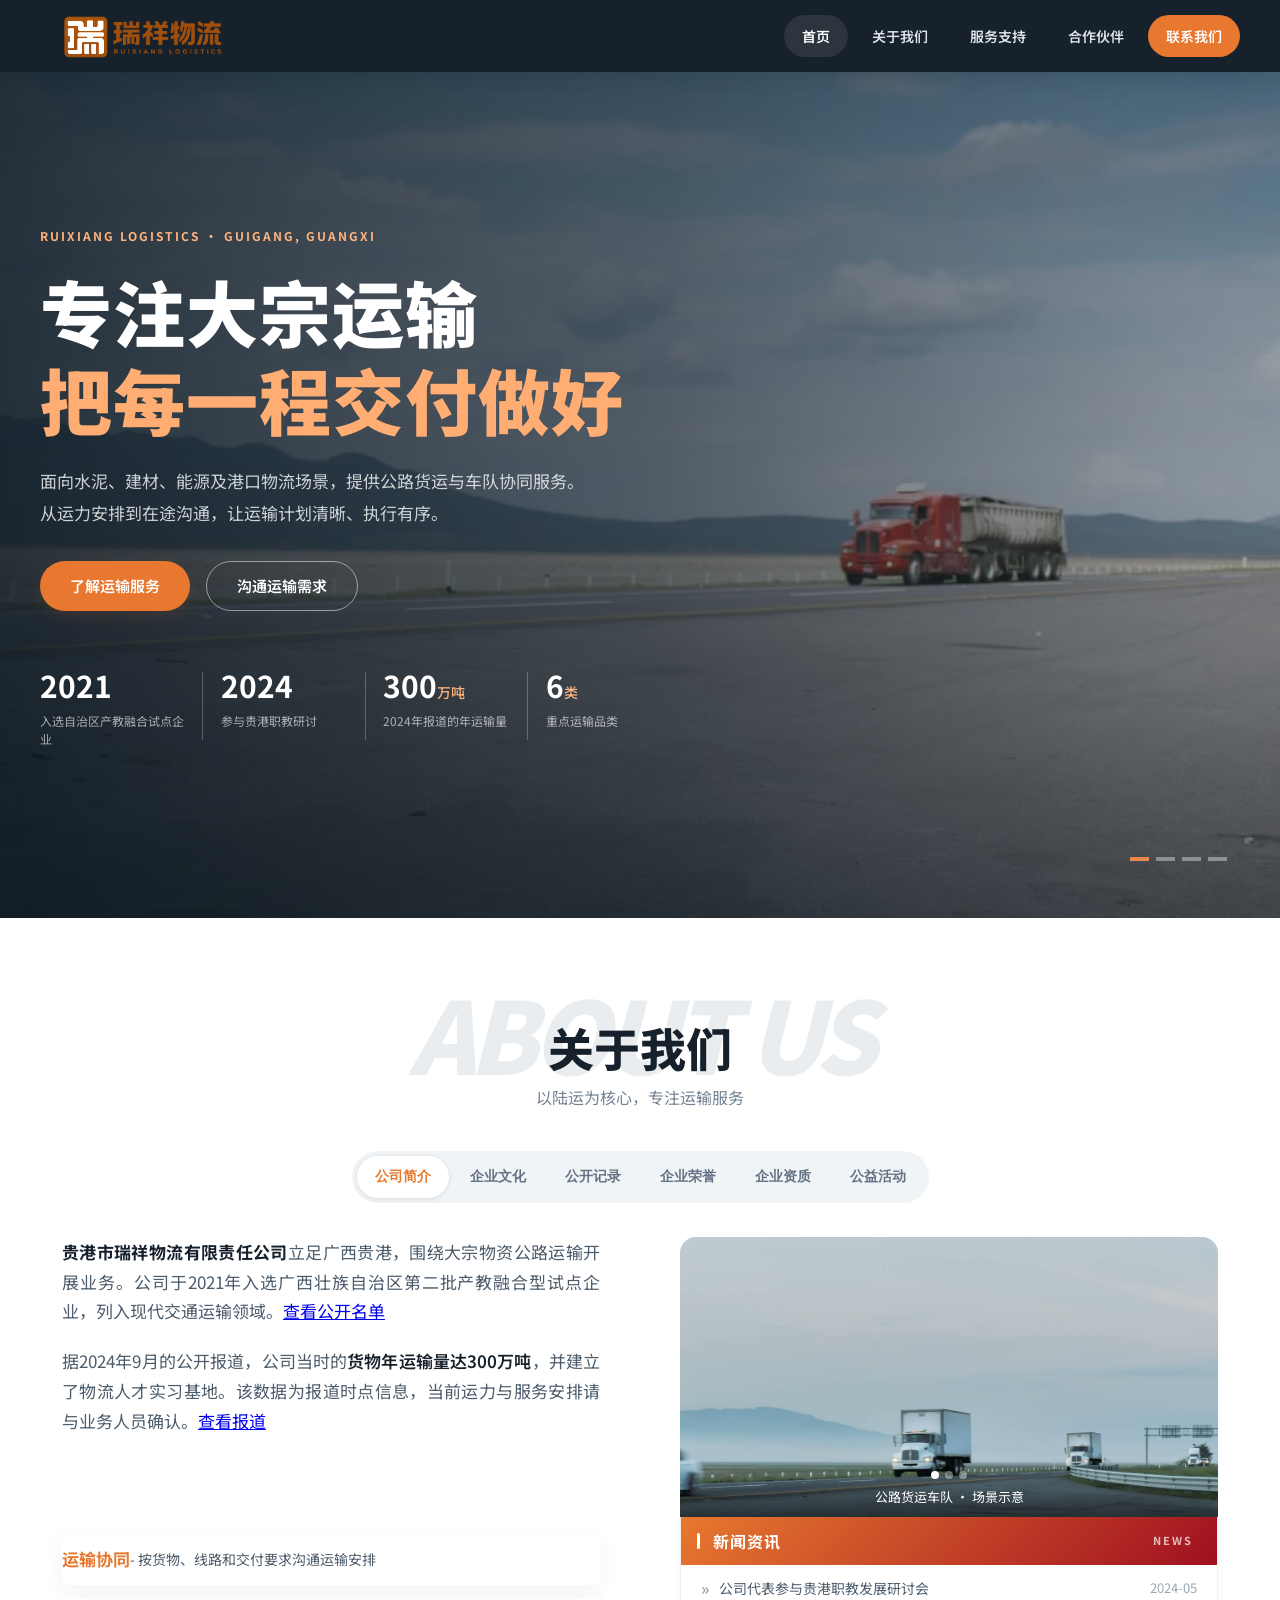
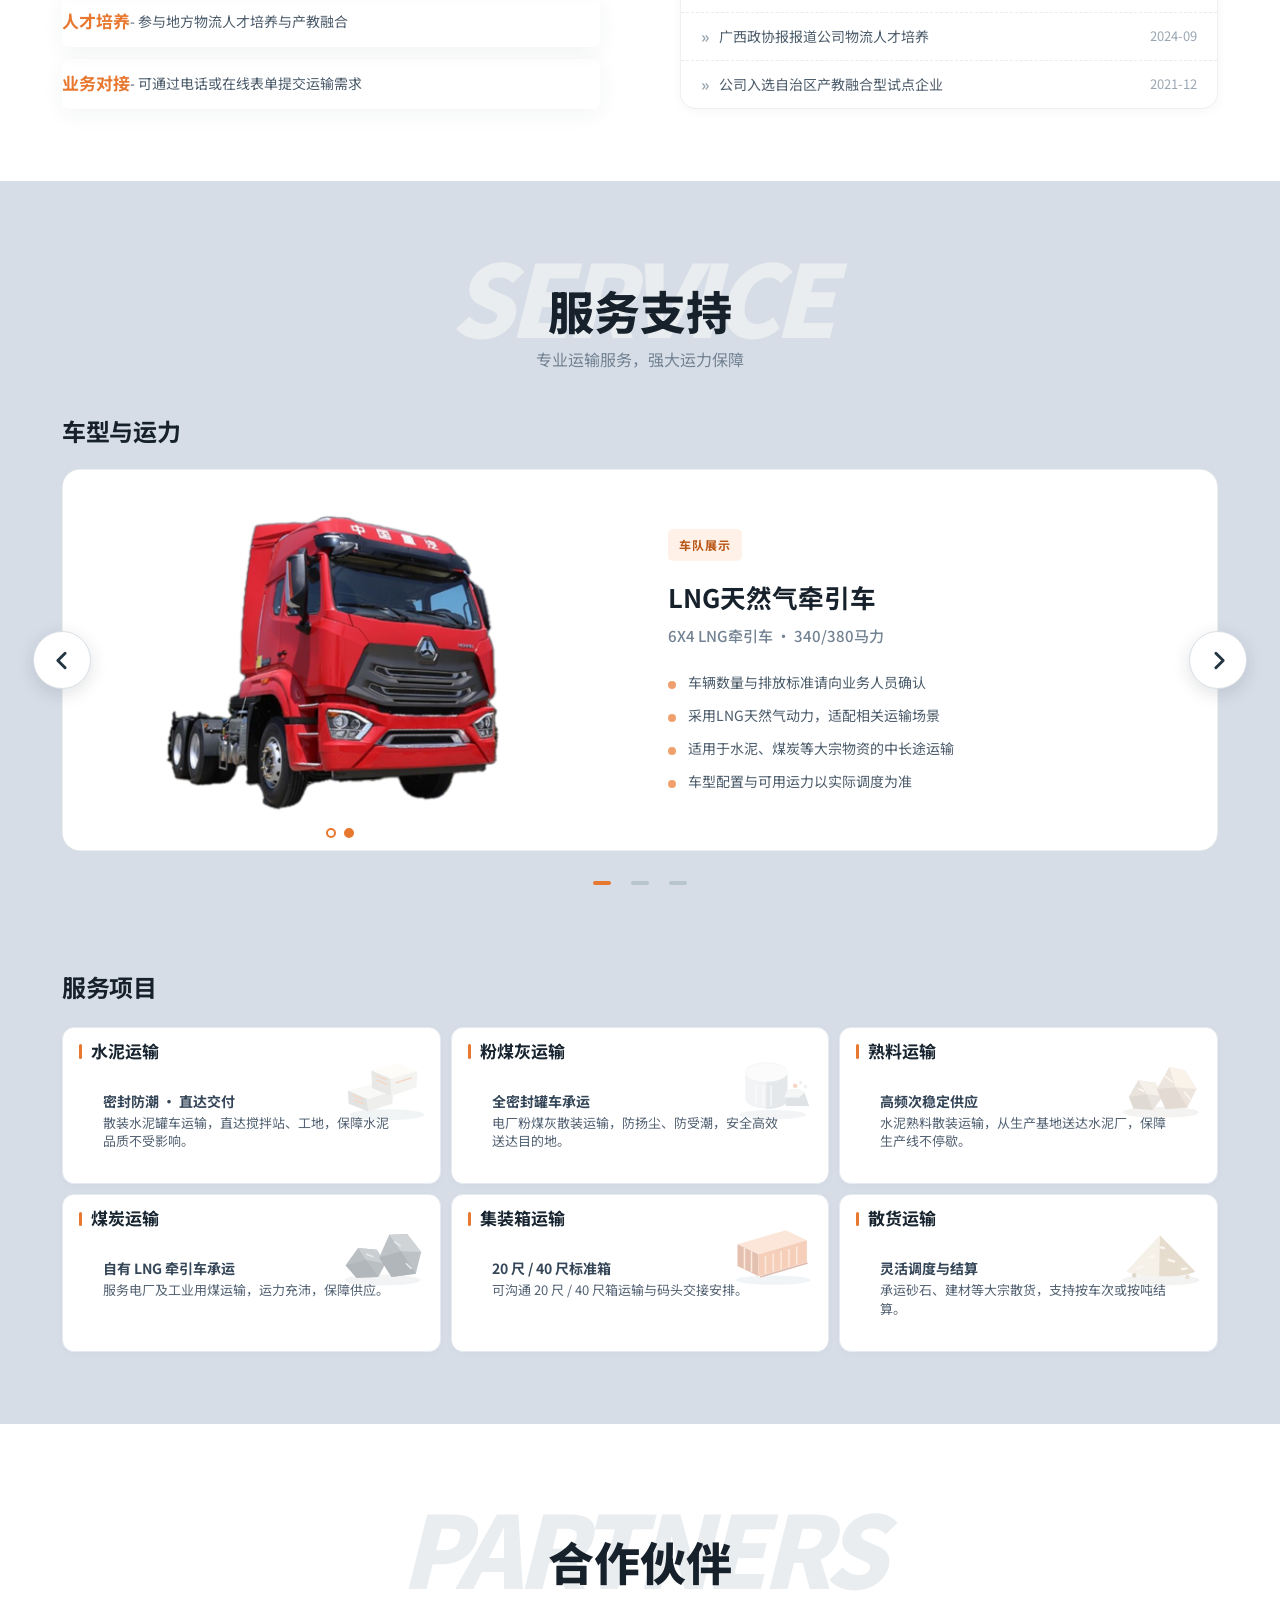
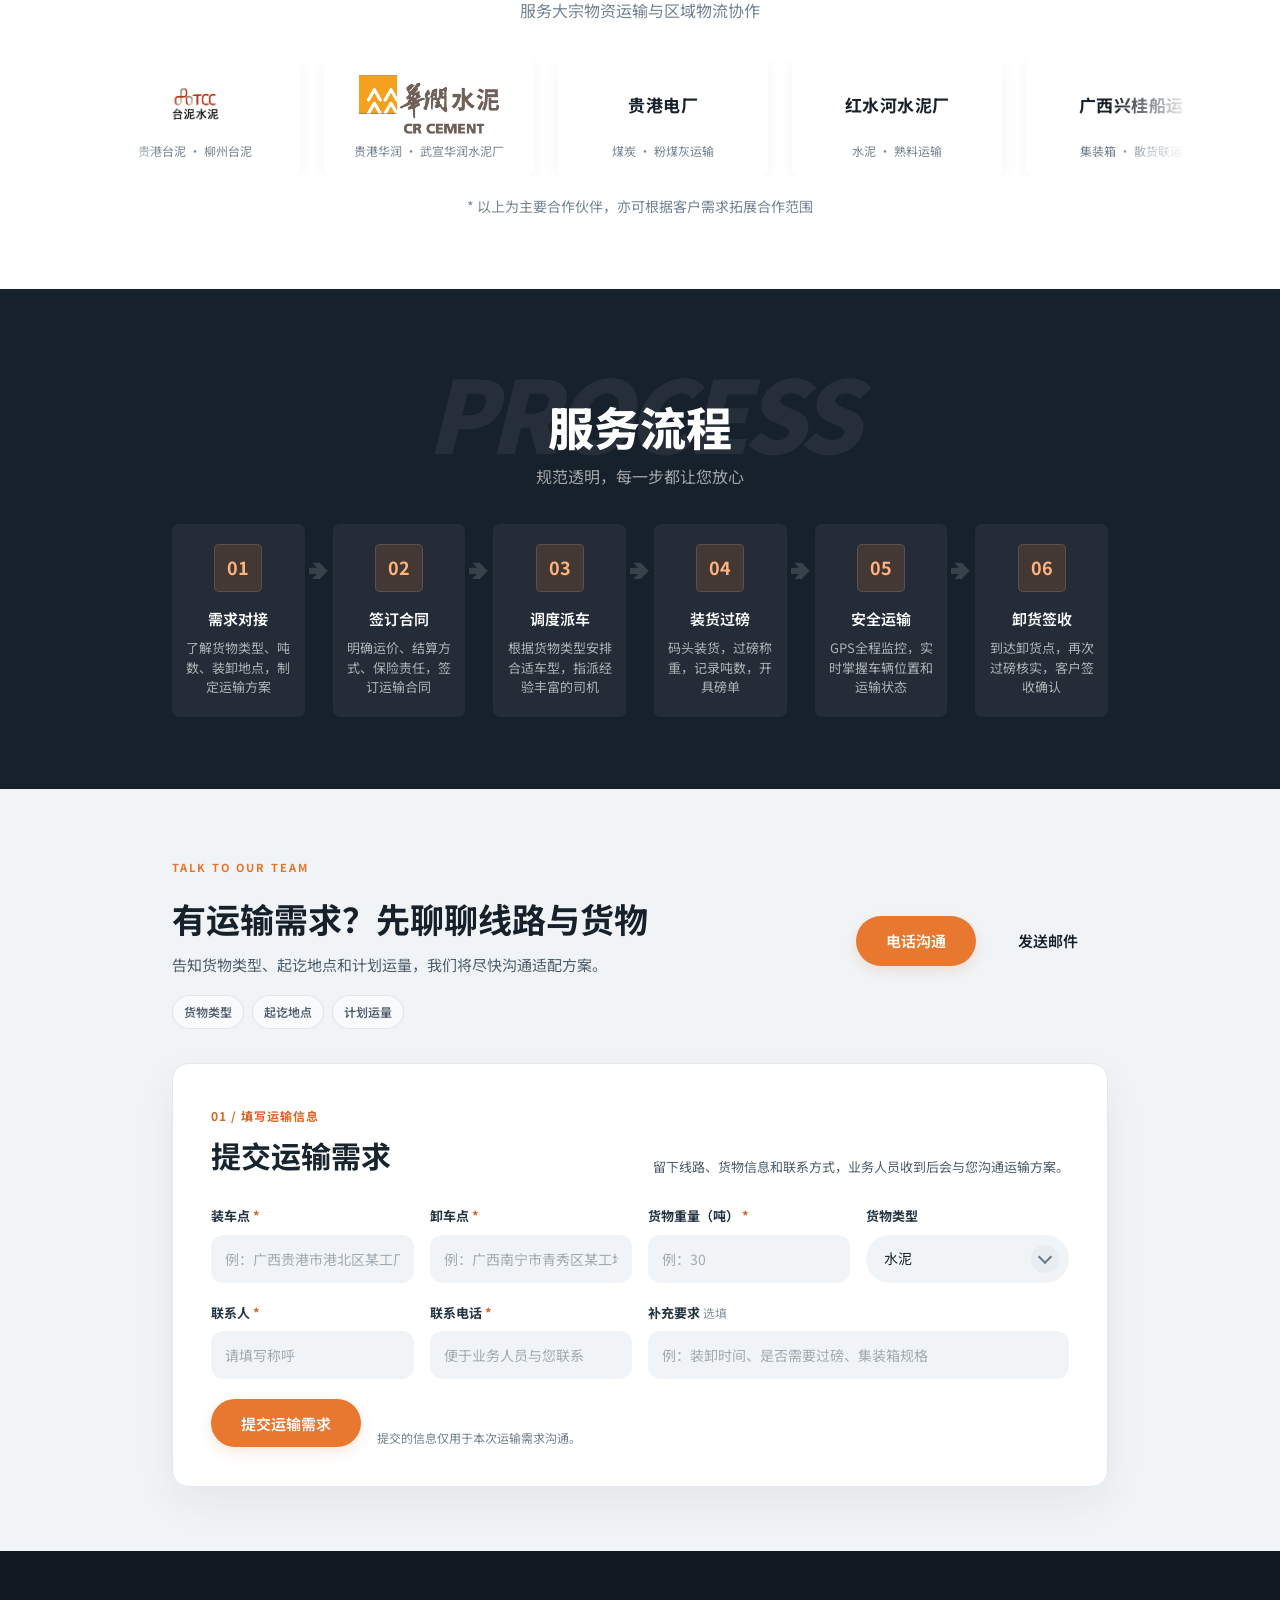
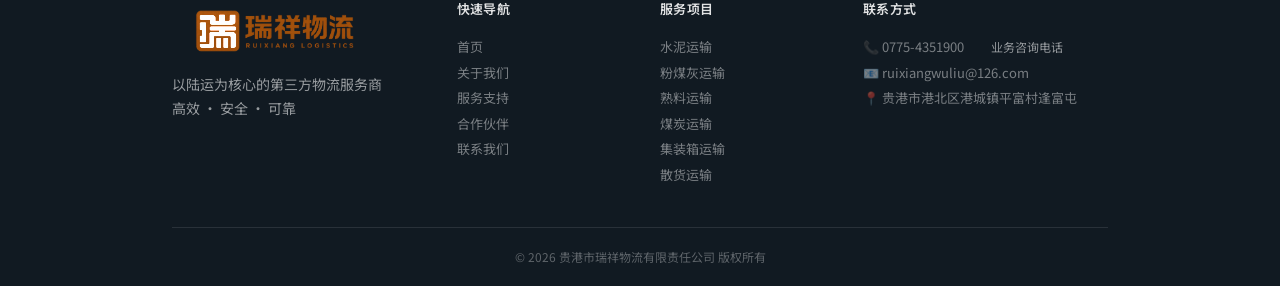
<file: index.html>
<!DOCTYPE html>
<html lang="zh-CN">
<head>
  <meta charset="UTF-8">
  <meta name="viewport" content="width=device-width, initial-scale=1.0">
  <title>贵港市瑞祥物流 — 以陆运为核心的第三方物流服务商</title>
  <meta name="description" content="贵港市瑞祥物流提供水泥、粉煤灰、熟料、煤炭及集装箱等大宗物资公路运输服务。了解运输品类、车队配置与业务咨询方式。">
  <meta name="theme-color" content="#17212b">
  <meta property="og:type" content="website">
  <meta property="og:title" content="贵港市瑞祥物流｜大宗物资运输服务">
  <meta property="og:description" content="提供水泥、粉煤灰、熟料、煤炭及集装箱运输服务。">
  <link rel="stylesheet" href="style.css">
  <link rel="preconnect" href="https://fonts.googleapis.com">
  <link href="https://fonts.googleapis.com/css2?family=Noto+Sans+SC:wght@400;500;600;700;900&display=swap" rel="stylesheet">
  <script>
    (function () {
      if (localStorage.getItem('rxSidebarCollapsed') === 'true') {
        document.documentElement.classList.add('sidebar-collapsed-init');
      }
    })();
  </script>
</head>
<body>

<!-- 侧边导航栏 -->
<div id="sidebar" class="sidebar">
  <a href="#home" class="sidebar-logo" aria-label="返回首页">
    <img class="brand-seal-logo" src="logo-concepts/04-chinese-seal.png" alt="瑞祥物流">
  </a>
  <ul class="sidebar-nav">
    <li><a href="#home" class="sidebar-link" data-tooltip="首页"><span class="sidebar-icon"><img src="images/icon-home.png" alt="首页" class="sidebar-icon-img"></span><span class="sidebar-text">首页</span></a></li>
    <li><a href="#about" class="sidebar-link" data-tooltip="关于我们"><span class="sidebar-icon">&#9733;</span><span class="sidebar-text">关于我们</span></a></li>
    <li><a href="#services" class="sidebar-link" data-tooltip="服务支持"><span class="sidebar-icon"><img src="images/icon-truck.png" alt="服务支持" class="sidebar-icon-img"></span><span class="sidebar-text">服务支持</span></a></li>
    <li><a href="#routes" class="sidebar-link" data-tooltip="合作伙伴"><span class="sidebar-icon"><img src="images/icon-partner.png" alt="合作伙伴" class="sidebar-icon-img"></span><span class="sidebar-text">合作伙伴</span></a></li>
    <li><a href="#contact-cta" class="sidebar-link sidebar-cta" data-tooltip="联系我们"><span class="sidebar-icon"><img src="images/icon-contact.png" alt="联系我们" class="sidebar-icon-img"></span><span class="sidebar-text">联系我们</span></a></li>
  </ul>
</div>
<div id="sidebar-trigger"></div>
<button class="mobile-sidebar-toggle" id="mobileSidebarToggle" aria-label="打开导航菜单" aria-controls="sidebar" aria-expanded="false">
  <span></span><span></span><span></span>
</button>
<div class="sidebar-overlay" id="sidebarOverlay"></div>

<!-- 首屏 Hero -->
<section class="hero" id="home">

  <!-- 轮播容器 -->
  <div class="hero-carousel" id="heroCarousel">

    <!-- 第1页：品牌主页 -->
    <div class="hero-slide active" data-slide="0">
      <div class="hero-bg">
        <video class="hero-video" muted loop playsinline preload="metadata" poster="videos/road-cargo-poster.jpg" aria-hidden="true" tabindex="-1">
          <source src="videos/road-cargo-loop.mp4" type="video/mp4">
        </video>
      </div>
      <div class="container hero-content">
        <div class="hero-badge">RUIXIANG LOGISTICS · GUIGANG, GUANGXI</div>
        <h1>专注大宗运输<br><span>把每一程交付做好</span></h1>
        <p class="hero-subtitle">面向水泥、建材、能源及港口物流场景，提供公路货运与车队协同服务。<br>从运力安排到在途沟通，让运输计划清晰、执行有序。</p>
        <div class="hero-actions">
          <a href="#services" class="btn btn-primary">了解运输服务</a>
          <a href="#contact-cta" class="btn btn-outline">沟通运输需求</a>
        </div>
        <div class="hero-stats">
          <div class="stat-item">
            <span class="stat-number">2021</span>
            <span class="stat-label">入选自治区产教融合试点企业</span>
          </div>
          <div class="stat-item">
            <span class="stat-number">2024</span>
            <span class="stat-label">参与贵港职教研讨</span>
          </div>
          <div class="stat-item">
            <span class="stat-number">300</span><span class="stat-unit">万吨</span>
            <span class="stat-label">2024年报道的年运输量</span>
          </div>
          <div class="stat-item">
            <span class="stat-number" data-target="6">6</span><span class="stat-unit">类</span>
            <span class="stat-label">重点运输品类</span>
          </div>
        </div>
      </div>
    </div>

    <!-- 第2页：车队展示 -->
    <div class="hero-slide" data-slide="1" aria-hidden="true" inert>
      <div class="hero-bg hero-bg-fleet">
        <video class="hero-video" muted loop playsinline preload="none" poster="videos/highway-truck-poster.jpg" aria-hidden="true" tabindex="-1">
          <source src="videos/highway-truck-loop.mp4" type="video/mp4">
        </video>
      </div>
      <div class="container hero-content">
        <div class="hero-badge">专业运输车队</div>
        <h1 style="font-size: clamp(36px,6vw,64px);">运力强劲<br>使命必达</h1>
        <p class="hero-subtitle">LNG天然气牵引车 · 重型罐式半挂车 · 集装箱挂车<br>稳定高效的运力底盘，全面保障运输时效与服务质量</p>
        <div class="hero-fleet-cards">
          <div class="hfc-item">
            <span class="hfc-name">LNG天然气牵引车</span>
          </div>
          <div class="hfc-item">
            <span class="hfc-name">重型罐式半挂车</span>
          </div>
          <div class="hfc-item">
            <span class="hfc-name">集装箱挂车</span>
          </div>
        </div>
        <div class="hero-actions">
          <a href="#services" class="btn btn-primary">查看车型与服务</a>
        </div>
      </div>
    </div>

    <!-- 第3页：合作伙伴 -->
    <div class="hero-slide" data-slide="2" aria-hidden="true" inert>
      <div class="hero-bg hero-bg-routes">
        <video class="hero-video" muted loop playsinline preload="none" poster="videos/port-containers-poster.jpg" aria-hidden="true" tabindex="-1">
          <source src="videos/port-containers-loop.mp4" type="video/mp4">
        </video>
      </div>
      <div class="container hero-content">
        <div class="hero-badge">🤝 长期战略合作伙伴</div>
        <h1 style="font-size: clamp(36px,6vw,64px);">深度合作<br>值得信赖</h1>
        <p class="hero-subtitle">服务大宗物资运输与区域物流协作<br>运输方案请以实际需求沟通为准</p>
        <div class="hero-routes-list">
          <div class="hrl-item">
            <span class="hrl-tag">水泥</span>
            <span class="hrl-route">贵港台泥 · 柳州台泥 · 贵港华润</span>
            <span class="hrl-info">水泥、熟料运输</span>
          </div>
          <div class="hrl-item">
            <span class="hrl-tag">电力</span>
            <span class="hrl-route">贵港电厂 · 红水河水泥厂</span>
            <span class="hrl-info">粉煤灰、煤炭运输</span>
          </div>
          <div class="hrl-item">
            <span class="hrl-tag">物流</span>
            <span class="hrl-route">广西兴桂船运 · 广西晟皓物流</span>
            <span class="hrl-info">集装箱、散货联运</span>
          </div>
        </div>
      </div>
    </div>

    <!-- 第4页：为何选择我们 -->
    <div class="hero-slide" data-slide="3" aria-hidden="true" inert>
      <div class="hero-bg hero-bg-service">
        <video class="hero-video" muted loop playsinline preload="none" poster="videos/warehouse-inventory-poster.jpg" aria-hidden="true" tabindex="-1">
          <source src="videos/warehouse-inventory-loop.mp4" type="video/mp4">
        </video>
      </div>
      <div class="container hero-content">
        <div class="hero-badge">🛡️ 为何选择瑞祥物流</div>
        <h1 style="font-size: clamp(36px,6vw,64px);">品质服务<br>值得托付</h1>
        <p class="hero-subtitle">以"高品质、高标准"为服务核心<br>为您提供稳定、可靠的定制化物流解决方案</p>
        <div class="hero-guarantees">
          <div class="hg-item">
            <span class="hg-text">根据运输需求匹配运力</span>
          </div>
          <div class="hg-item">
            <span class="hg-text">GPS实时追踪与动态监控</span>
          </div>
          <div class="hg-item">
            <span class="hg-text">专注大宗物资运输</span>
          </div>
          <div class="hg-item">
            <span class="hg-text">运输保障按合同约定</span>
          </div>
          <div class="hg-item">
            <span class="hg-text">专人对接运输需求</span>
          </div>
          <div class="hg-item">
            <span class="hg-text">LNG绿色环保运输</span>
          </div>
        </div>
      </div>
    </div>

  </div><!-- /hero-carousel -->

  <!-- 轮播控制 -->
  <div class="carousel-controls" aria-label="首页轮播控制">
    <div class="carousel-dots" id="carouselDots">
      <button class="carousel-dot active" data-dot="0" aria-label="品牌介绍"></button>
      <button class="carousel-dot" data-dot="1" aria-label="车队运力"></button>
      <button class="carousel-dot" data-dot="2" aria-label="合作网络"></button>
      <button class="carousel-dot" data-dot="3" aria-label="服务保障"></button>
    </div>
  </div>

  <div class="hero-wave">
    <svg viewBox="0 0 1440 160" preserveAspectRatio="none">
      <path d="M0,80 C240,160 480,0 720,80 C960,160 1200,20 1440,80 L1440,160 L0,160 Z" fill="#ffffff"/>
    </svg>
  </div>

</section>

<!-- 关于我们 (父板块) -->
<section class="section about" id="about">
  <div class="container wide">
    <div class="section-header section-header-watermark" data-watermark="ABOUT US">
      <span class="section-tag">ABOUT US</span>
      <h2>关于我们</h2>
      <p class="section-desc">以陆运为核心，专注运输服务</p>
    </div>

    <!-- 子板块导航标签 -->
    <div class="about-tabs" role="tablist" aria-label="关于我们内容">
      <button class="about-tab active" id="about-tab-intro" data-tab="intro" role="tab" aria-controls="tab-intro" aria-selected="true">公司简介</button>
      <button class="about-tab" id="about-tab-culture" data-tab="culture" role="tab" aria-controls="tab-culture" aria-selected="false" tabindex="-1">企业文化</button>
      <button class="about-tab" id="about-tab-records" data-tab="records" role="tab" aria-controls="tab-records" aria-selected="false" tabindex="-1">公开记录</button>
      <button class="about-tab" id="about-tab-honors" data-tab="honors" role="tab" aria-controls="tab-honors" aria-selected="false" tabindex="-1">企业荣誉</button>
      <button class="about-tab" id="about-tab-qualifications" data-tab="qualifications" role="tab" aria-controls="tab-qualifications" aria-selected="false" tabindex="-1">企业资质</button>
      <button class="about-tab" id="about-tab-community" data-tab="community" role="tab" aria-controls="tab-community" aria-selected="false" tabindex="-1">公益活动</button>
    </div>

    <!-- 标签页内容区域 -->
    <div class="about-tab-panels">

      <!-- 公司简介 -->
      <div class="about-tab-panel active" id="tab-intro">
        <div class="about-grid">
          <div class="about-text">
            <p><strong class="company-name">贵港市瑞祥物流有限责任公司</strong>立足广西贵港，围绕大宗物资公路运输开展业务。公司于2021年入选广西壮族自治区第二批产教融合型试点企业，列入现代交通运输领域。<a href="https://fgw.gxzf.gov.cn/zfxxgkzl/wjzx/tzgg/t11070559.shtml" target="_blank" rel="noopener noreferrer">查看公开名单</a></p>
            <p>据2024年9月的公开报道，公司当时的<strong>货物年运输量达300万吨</strong>，并建立了物流人才实习基地。该数据为报道时点信息，当前运力与服务安排请与业务人员确认。<a href="https://www.gxzx.gov.cn/index.php?a=show&amp;c=index&amp;catid=65&amp;id=53571&amp;m=content" target="_blank" rel="noopener noreferrer">查看报道</a></p>
            <div class="about-features">
              <div class="about-feature"><strong>运输协同</strong> - 按货物、线路和交付要求沟通运输安排</div>
              <div class="about-feature"><strong>人才培养</strong> - 参与地方物流人才培养与产教融合</div>
              <div class="about-feature"><strong>业务对接</strong> - 可通过电话或在线表单提交运输需求</div>
            </div>
          </div>
          <div class="about-image">
            <div class="news-img-carousel">
              <div class="news-img-slide active">
                <video muted playsinline loop preload="metadata" poster="videos/about-freight-poster.jpg" aria-label="公路货运车队场景示意"><source src="videos/about-freight.mp4" type="video/mp4"></video>
                <div class="news-img-caption">公路货运车队 · 场景示意</div>
              </div>
              <div class="news-img-slide">
                <video muted playsinline loop preload="none" poster="videos/about-trailers-poster.jpg" aria-label="跨区域货运场景示意"><source src="videos/about-trailers.mp4" type="video/mp4"></video>
                <div class="news-img-caption">跨区域货运 · 场景示意</div>
              </div>
              <div class="news-img-slide">
                <video muted playsinline loop preload="none" poster="videos/about-port-poster.jpg" aria-label="港口集装箱装卸场景示意"><source src="videos/about-port.mp4" type="video/mp4"></video>
                <div class="news-img-caption">港口集装箱装卸 · 场景示意</div>
              </div>
              <div class="news-img-dots">
                <span class="news-img-dot active"></span>
                <span class="news-img-dot"></span>
                <span class="news-img-dot"></span>
              </div>
            </div>
            <div class="news-panel">
              <div class="news-header">
                <h4>新闻资讯</h4>
                <span class="news-badge">NEWS</span>
              </div>
              <div class="news-list">
                <a class="news-item" href="https://gxlvtc.edu.cn/info/1065/28141.htm" target="_blank" rel="noopener noreferrer">
                  <span class="news-title">公司代表参与贵港职教发展研讨会</span>
                  <span class="news-date">2024-05</span>
                </a>
                <a class="news-item" href="https://www.gxzx.gov.cn/index.php?a=show&amp;c=index&amp;catid=65&amp;id=53571&amp;m=content" target="_blank" rel="noopener noreferrer">
                  <span class="news-title">广西政协报报道公司物流人才培养</span>
                  <span class="news-date">2024-09</span>
                </a>
                <a class="news-item" href="https://fgw.gxzf.gov.cn/zfxxgkzl/wjzx/tzgg/t11070559.shtml" target="_blank" rel="noopener noreferrer">
                  <span class="news-title">公司入选自治区产教融合型试点企业</span>
                  <span class="news-date">2021-12</span>
                </a>
              </div>
            </div>
          </div>
        </div>
      </div>

      <!-- 企业文化 -->
      <div class="about-tab-panel" id="tab-culture">
        <div class="vision-content">
          <div class="vision-main">
            <div class="vision-quote">
              <span class="quote-mark">&#10077;</span>
              <p>我们重视客户的运输需求，也重视员工的长期发展。围绕货物、线路、装卸与交付要求保持沟通，持续完善运输服务。</p>
            </div>
            <div class="vision-features">
              <div class="about-feature"><strong>服务理念</strong> - 以客户为中心，想客户之所想，急客户之所急</div>
              <div class="about-feature"><strong>企业使命</strong> - 服务你我，共创辉煌</div>
              <div class="about-feature"><strong>发展方向</strong> - 依托信息化管理与区域路网资源，打造一站式物流服务平台</div>
              <div class="about-feature"><strong>服务标准</strong> - 以高品质、高标准为核心，提供稳定可靠的定制化物流方案</div>
              <div class="about-feature"><strong>员工关怀</strong> - 公司表示为员工缴纳五险一金，具体政策以公司实际执行为准</div>
            </div>
          </div>
        </div>
      </div>

      <!-- 经公开来源核实的记录 -->
      <div class="about-tab-panel" id="tab-records">
        <div class="honors-marquee">
          <div class="honors-track">
            <a class="honors-slide" href="https://fgw.gxzf.gov.cn/zfxxgkzl/wjzx/tzgg/t11070559.shtml" target="_blank" rel="noopener noreferrer">
              <span class="honors-year">2021年12月</span>
              <h3>入选自治区产教融合型试点企业</h3>
              <p>广西壮族自治区发改委等部门公布的第二批名单将公司列入“现代交通运输”领域。</p>
            </a>
            <a class="honors-slide" href="https://gxlvtc.edu.cn/info/1065/28141.htm" target="_blank" rel="noopener noreferrer">
              <span class="honors-year">2024年5月</span>
              <h3>参与贵港职教发展研讨</h3>
              <p>广西物流职业技术学院公开报道了公司代表参加研讨会的情况。</p>
            </a>
            <a class="honors-slide" href="https://www.gxzx.gov.cn/index.php?a=show&amp;c=index&amp;catid=65&amp;id=53571&amp;m=content" target="_blank" rel="noopener noreferrer">
              <span class="honors-year">2024年9月</span>
              <h3>物流人才培养获公开报道</h3>
              <p>广西政协报报道公司设立物流人才实习基地，文中所述运输量为当时数据。</p>
            </a>
          </div>
        </div>
      </div>

      <!-- 待核实资料的预留栏目，不展示具体奖项、证照或活动 -->
      <div class="about-tab-panel" id="tab-honors">
        <div class="about-empty-state">
          <span class="about-empty-tag">资料待补充</span>
          <h3>企业荣誉</h3>
          <p>待核实荣誉名称、授予单位、授予时间及证明材料后更新。</p>
          <div class="about-empty-grid" aria-hidden="true"><span></span><span></span><span></span></div>
        </div>
      </div>

      <div class="about-tab-panel" id="tab-qualifications">
        <div class="about-empty-state">
          <span class="about-empty-tag">资料待补充</span>
          <h3>企业资质</h3>
          <p>待核实证照名称、有效期及可公开范围后更新。</p>
          <div class="about-empty-grid" aria-hidden="true"><span></span><span></span><span></span></div>
        </div>
      </div>

      <div class="about-tab-panel" id="tab-community">
        <div class="about-empty-state">
          <span class="about-empty-tag">资料待补充</span>
          <h3>公益活动</h3>
          <p>待核实活动内容、日期及相关图片资料后更新。</p>
          <div class="about-empty-grid" aria-hidden="true"><span></span><span></span><span></span></div>
        </div>
      </div>

    </div>
  </div>
</section>

<!-- 服务支持 (父板块) -->
<section class="section services" id="services">
  <div class="container wide">
    <div class="section-header section-header-watermark" data-watermark="SERVICE">
      <span class="section-tag">SERVICE & SUPPORT</span>
      <h2>服务支持</h2>
      <p class="section-desc">专业运输服务，强大运力保障</p>
    </div>

        <h3 class="fleet-section-title" id="fleet-title">车型与运力</h3>
        <div class="fleet-carousel" id="fleetCarousel" aria-labelledby="fleet-title">
          <div class="fleet-carousel-stage">
          <div class="fleet-carousel-track">

            <div class="fleet-slide active" data-fslide="0">
              <div class="fleet-slide-inner">
                <div class="fleet-slide-img">
                  <div class="img-sub-carousel">
                    <div class="img-sub-slide active">
                      <img src="images/fleet-lng.png" alt="LNG天然气牵引车 车型一">
                    </div>
                    <div class="img-sub-slide">
                      <img src="images/fleet-lng-2.png" alt="LNG天然气牵引车 车型二">
                    </div>
                    <div class="img-sub-dots">
                      <button class="img-sub-dot active" aria-label="查看第1张牵引车照片"></button>
                      <button class="img-sub-dot" aria-label="查看第2张牵引车照片"></button>
                    </div>
                  </div>
                </div>
                <div class="fleet-slide-info">
                  <span class="fleet-slide-badge">车队展示</span>
                  <h3>LNG天然气牵引车</h3>
                  <h4>6X4 LNG牵引车 · 340/380马力</h4>
                  <ul>
                    <li>车辆数量与排放标准请向业务人员确认</li>
                    <li>采用LNG天然气动力，适配相关运输场景</li>
                    <li>适用于水泥、煤炭等大宗物资的中长途运输</li>
                    <li>车型配置与可用运力以实际调度为准</li>
                  </ul>
                </div>
              </div>
            </div>

            <div class="fleet-slide" data-fslide="1">
              <div class="fleet-slide-inner">
                <div class="fleet-slide-img">
                  <img src="images/fleet-tanker.png" alt="重型罐式半挂车" onerror="this.style.display='none';this.nextElementSibling.style.display='flex';">
                  <div class="fleet-slide-img-fallback">
                    <em>重型罐式半挂车</em>
                  </div>
                </div>
                <div class="fleet-slide-info">
                  <span class="fleet-slide-badge">车型展示</span>
                  <h3>重型罐式半挂车</h3>
                  <h4>散装物料专用运输车</h4>
                  <ul>
                    <li>全密封罐体设计，防潮防扬尘，确保货物品质</li>
                    <li>专业承运水泥、粉煤灰、熟料等散装物料</li>
                    <li>配备气动卸料系统，装卸效率高、损耗低</li>
                    <li>具体车辆配置与装卸条件请提前确认</li>
                  </ul>
                </div>
              </div>
            </div>

            <div class="fleet-slide" data-fslide="2">
              <div class="fleet-slide-inner">
                <div class="fleet-slide-img">
                  <img src="images/fleet-container.png" alt="集装箱挂车" onerror="this.style.display='none';this.nextElementSibling.style.display='flex';">
                  <div class="fleet-slide-img-fallback">
                    <em>集装箱挂车</em>
                  </div>
                </div>
                <div class="fleet-slide-info">
                  <span class="fleet-slide-badge">车型展示</span>
                  <h3>集装箱挂车</h3>
                  <h4>标准集装箱转运平台</h4>
                  <ul>
                    <li>支持20尺/40尺标准集装箱拖运</li>
                    <li>高效对接码头与物流园区，缩短周转时间</li>
                    <li>按箱型、线路和交接时间沟通车辆安排</li>
                    <li>码头、物流园区等交接要求请提前说明</li>
                  </ul>
                </div>
              </div>
            </div>

          </div>

          <button class="fleet-arrow fleet-prev" id="fleetPrev" aria-label="上一款车型"><svg viewBox="0 0 24 24" aria-hidden="true"><path d="m14.5 5-7 7 7 7"/></svg></button>
          <button class="fleet-arrow fleet-next" id="fleetNext" aria-label="下一款车型"><svg viewBox="0 0 24 24" aria-hidden="true"><path d="m9.5 5 7 7-7 7"/></svg></button>
          </div>

          <div class="fleet-dots" id="fleetDots" aria-label="选择车型">
            <button class="fleet-dot active" data-fdot="0" aria-label="查看第1款车型"></button>
            <button class="fleet-dot" data-fdot="1" aria-label="查看第2款车型"></button>
            <button class="fleet-dot" data-fdot="2" aria-label="查看第3款车型"></button>
          </div>
        </div>

        <div class="fleet-certs">
          <h3>服务项目</h3>
          <div class="certs-grid service-types-grid">
            <div class="cert-card service-card" id="service-cement" tabindex="0">
              <h4>水泥运输</h4>
              <div class="service-card-body"><div class="service-card-default"><strong>密封防潮 · 直达交付</strong><span>散装水泥罐车运输，直达搅拌站、工地，保障水泥品质不受影响。</span></div><div class="service-card-details"><span><b>运输吨数</b> 按批次核定</span><span><b>运输单价</b> 按线路与运量询价</span><span><b>交付信息</b> 可确认卸料地点与时段</span></div></div>
            </div>
            <div class="cert-card service-card" id="service-flyash" tabindex="0">
              <h4>粉煤灰运输</h4>
              <div class="service-card-body"><div class="service-card-default"><strong>全密封罐车承运</strong><span>电厂粉煤灰散装运输，防扬尘、防受潮，安全高效送达目的地。</span></div><div class="service-card-details"><span><b>运输吨数</b> 按批次核定</span><span><b>运输单价</b> 按线路与运量询价</span><span><b>作业信息</b> 可确认装卸方式与防潮要求</span></div></div>
            </div>
            <div class="cert-card service-card" id="service-clinker" tabindex="0">
              <h4>熟料运输</h4>
              <div class="service-card-body"><div class="service-card-default"><strong>高频次稳定供应</strong><span>水泥熟料散装运输，从生产基地送达水泥厂，保障生产线不停歇。</span></div><div class="service-card-details"><span><b>运输吨数</b> 按日计划或批次核定</span><span><b>运输单价</b> 按线路与运量询价</span><span><b>调度信息</b> 可确认发运频次与到厂时间</span></div></div>
            </div>
            <div class="cert-card service-card" id="service-coal" tabindex="0">
              <h4>煤炭运输</h4>
              <div class="service-card-body"><div class="service-card-default"><strong>自有 LNG 牵引车承运</strong><span>服务电厂及工业用煤运输，运力充沛，保障供应。</span></div><div class="service-card-details"><span><b>运输吨数</b> 按批次或周期核定</span><span><b>运输单价</b> 按线路与运量询价</span><span><b>交付信息</b> 可确认过磅与卸货要求</span></div></div>
            </div>
            <div class="cert-card service-card" id="service-container" tabindex="0">
              <h4>集装箱运输</h4>
              <div class="service-card-body"><div class="service-card-default"><strong>20 尺 / 40 尺标准箱</strong><span>可沟通 20 尺 / 40 尺箱运输与码头交接安排。</span></div><div class="service-card-details"><span><b>箱型箱量</b> 20 尺 / 40 尺，数量待确认</span><span><b>运输单价</b> 按箱型与线路询价</span><span><b>交接信息</b> 可确认提还箱与码头预约</span></div></div>
            </div>
            <div class="cert-card service-card" id="service-bulk" tabindex="0">
              <h4>散货运输</h4>
              <div class="service-card-body"><div class="service-card-default"><strong>灵活调度与结算</strong><span>承运砂石、建材等大宗散货，支持按车次或按吨结算。</span></div><div class="service-card-details"><span><b>运输吨数</b> 按过磅或批次核定</span><span><b>运输单价</b> 按吨或按车次询价</span><span><b>作业信息</b> 可确认装卸条件与交付地点</span></div></div>
            </div>
          </div>
          <!-- 资质与保障：待真实资料核实后恢复展示。
          <h3>资质与保障</h3>
          <div class="certs-grid assurance-grid">
            <div class="cert-card">
              <h4>道路运输经营许可证</h4>
              <p><strong>合法资质 · 合规经营</strong><span>持有道路运输经营许可证，具备普通货物运输及大件运输资质。</span></p>
            </div>
            <div class="cert-card">
              <h4>全额货物运输保险</h4>
              <p><strong>装车至卸货全程覆盖</strong><span>与知名保险公司合作，为每批货物提供全额运输保险保障。</span></p>
            </div>
            <div class="cert-card">
              <h4>司机从业资格证</h4>
              <p><strong>持证上岗 · 定期培训</strong><span>驾驶员均持有合法从业资格证，定期接受培训与考核。</span></p>
            </div>
            <div class="cert-card">
              <h4>国六排放标准</h4>
              <p><strong>绿色低碳运输</strong><span>车辆符合国六排放标准，积极响应环保政策。</span></p>
            </div>
            <div class="cert-card">
              <h4>GPS实时追踪监控</h4>
              <p><strong>24 小时在途可视</strong><span>全车队配备 GPS 定位系统，实时掌握货物在途状态。</span></p>
            </div>
            <div class="cert-card">
              <h4>一对一专属客服</h4>
              <p><strong>专人跟进运输需求</strong><span>为客户配备专属客服经理，提供个性化物流解决方案。</span></p>
            </div>
          </div>
          -->
        </div>
  </div>
</section>

<!-- 合作伙伴 -->
<section class="section routes" id="routes">
  <div class="container wide">
    <div class="section-header section-header-watermark" data-watermark="PARTNERS">
      <span class="section-tag">PARTNERS</span>
      <h2>合作伙伴</h2>
      <p class="section-desc">服务大宗物资运输与区域物流协作</p>
    </div>
    <div class="partner-carousel">
      <div class="partner-track-wrapper">
        <div class="partner-track">
          <div class="partner-logo-item">
            <img src="images/logo-tcc.png" alt="台泥水泥">
            <span>贵港台泥 · 柳州台泥</span>
          </div>
          <div class="partner-logo-item">
            <img src="images/logo-cr-cement.png" alt="华润水泥">
            <span>贵港华润 · 武宣华润水泥厂</span>
          </div>
          <div class="partner-logo-item partner-logo-text">
            <div class="partner-text-logo">贵港电厂</div>
            <span>煤炭 · 粉煤灰运输</span>
          </div>
          <div class="partner-logo-item partner-logo-text">
            <div class="partner-text-logo">红水河水泥厂</div>
            <span>水泥 · 熟料运输</span>
          </div>
          <div class="partner-logo-item partner-logo-text">
            <div class="partner-text-logo">广西兴桂船运</div>
            <span>集装箱 · 散货联运</span>
          </div>
          <div class="partner-logo-item partner-logo-text">
            <div class="partner-text-logo">广西晟皓物流</div>
            <span>物流协作</span>
          </div>
        </div>
      </div>
    </div>
    <p class="routes-note">* 以上为主要合作伙伴，亦可根据客户需求拓展合作范围</p>
  </div>
</section>

<!-- 服务流程 -->
<section class="section process">
  <div class="container">
    <div class="section-header section-header-watermark" data-watermark="PROCESS">
      <span class="section-tag">PROCESS</span>
      <h2>服务流程</h2>
      <p class="section-desc">规范透明，每一步都让您放心</p>
    </div>
    <div class="process-steps">
      <div class="step">
        <div class="step-number">01</div>
        <h4>需求对接</h4>
        <p>了解货物类型、吨数、装卸地点，制定运输方案</p>
      </div>
      <div class="step-arrow">&#10132;</div>
      <div class="step">
        <div class="step-number">02</div>
        <h4>签订合同</h4>
        <p>明确运价、结算方式、保险责任，签订运输合同</p>
      </div>
      <div class="step-arrow">&#10132;</div>
      <div class="step">
        <div class="step-number">03</div>
        <h4>调度派车</h4>
        <p>根据货物类型安排合适车型，指派经验丰富的司机</p>
      </div>
      <div class="step-arrow">&#10132;</div>
      <div class="step">
        <div class="step-number">04</div>
        <h4>装货过磅</h4>
        <p>码头装货，过磅称重，记录吨数，开具磅单</p>
      </div>
      <div class="step-arrow">&#10132;</div>
      <div class="step">
        <div class="step-number">05</div>
        <h4>安全运输</h4>
        <p>GPS全程监控，实时掌握车辆位置和运输状态</p>
      </div>
      <div class="step-arrow">&#10132;</div>
      <div class="step">
        <div class="step-number">06</div>
        <h4>卸货签收</h4>
        <p>到达卸货点，再次过磅核实，客户签收确认</p>
      </div>
    </div>
  </div>
</section>

<!-- 联系我们 -->
<!-- 页脚 -->
<section class="contact-cta" id="contact-cta" aria-labelledby="contact-cta-title">
  <div class="container contact-cta-inner">
    <div class="quote-intro">
      <span class="section-tag">TALK TO OUR TEAM</span>
      <h2 id="contact-cta-title">有运输需求？先聊聊线路与货物</h2>
      <p>告知货物类型、起讫地点和计划运量，我们将尽快沟通适配方案。</p>
      <ul class="inquiry-cues" aria-label="咨询时可提供的信息">
        <li>货物类型</li>
        <li>起讫地点</li>
        <li>计划运量</li>
      </ul>
    </div>
    <div class="contact-cta-actions">
      <a class="btn btn-primary" href="tel:07754351900">电话沟通</a>
      <a class="btn btn-outline-dark" href="mailto:ruixiangwuliu@126.com?subject=%E8%BF%90%E8%BE%93%E9%9C%80%E6%B1%82%E5%92%A8%E8%AF%A2">发送邮件</a>
    </div>
  </div>
  <div class="container">
    <div class="quote-panel">
      <div class="quote-panel-heading">
        <div><span class="quote-step">01 / 填写运输信息</span><h3>提交运输需求</h3></div>
        <p>留下线路、货物信息和联系方式，业务人员收到后会与您沟通运输方案。</p>
      </div>
      <form id="freightQuoteForm" class="quote-form" novalidate>
        <div class="quote-field"><label for="quoteOrigin">装车点 <span>*</span></label><input id="quoteOrigin" name="origin" type="text" placeholder="例：广西贵港市港北区某工厂" autocomplete="street-address" maxlength="100" required></div>
        <div class="quote-field"><label for="quoteDestination">卸车点 <span>*</span></label><input id="quoteDestination" name="destination" type="text" placeholder="例：广西南宁市青秀区某工地" maxlength="100" required></div>
        <div class="quote-field"><label for="quoteTonnes">货物重量（吨） <span>*</span></label><input id="quoteTonnes" name="tonnes" type="number" min="0.1" max="5000" step="0.1" inputmode="decimal" placeholder="例：30" required></div>
        <div class="quote-field"><label for="quoteCargo">货物类型</label><div class="quote-select-wrap"><select id="quoteCargo" name="cargo"><option value="cement">水泥</option><option value="flyash">粉煤灰</option><option value="clinker">熟料</option><option value="coal">煤炭</option><option value="container">集装箱</option><option value="bulk">其他散货</option><option value="other">其他货物</option></select></div></div>
        <div class="quote-field"><label for="quoteContact">联系人 <span>*</span></label><input id="quoteContact" name="contact" type="text" placeholder="请填写称呼" autocomplete="name" maxlength="50" required></div>
        <div class="quote-field"><label for="quotePhone">联系电话 <span>*</span></label><input id="quotePhone" name="phone" type="tel" inputmode="tel" placeholder="便于业务人员与您联系" autocomplete="tel" maxlength="30" required></div>
        <div class="quote-field quote-field-wide"><label for="quoteNotes">补充要求 <small>选填</small></label><input id="quoteNotes" name="notes" type="text" placeholder="例：装卸时间、是否需要过磅、集装箱规格" maxlength="200"></div>
        <div class="quote-submit"><button class="btn btn-primary" type="submit">提交运输需求</button><span>提交的信息仅用于本次运输需求沟通。</span></div>
        <div class="quote-honeypot" aria-hidden="true"><label for="quoteWebsite">网站</label><input id="quoteWebsite" name="website" type="text" tabindex="-1" autocomplete="off"></div>
      </form>
      <div id="freightQuoteStatus" class="quote-status" role="status" aria-live="polite"></div>
    </div>
  </div>
</section>
<footer class="footer" id="contact">
  <div class="container">
    <div class="footer-grid">
      <div class="footer-brand">
        <div class="logo"><img class="brand-seal-logo" src="logo-concepts/04-chinese-seal.png" alt="瑞祥物流"></div>
        <p>以陆运为核心的第三方物流服务商<br>高效 · 安全 · 可靠</p>
      </div>
      <div class="footer-links">
        <h4>快速导航</h4>
        <a href="#home">首页</a>
        <a href="#about">关于我们</a>
        <a href="#services">服务支持</a>
        <a href="#routes">合作伙伴</a>
        <a href="#contact-cta">联系我们</a>
      </div>
      <div class="footer-links">
        <h4>服务项目</h4>
        <a href="#service-cement">水泥运输</a>
        <a href="#service-flyash">粉煤灰运输</a>
        <a href="#service-clinker">熟料运输</a>
        <a href="#service-coal">煤炭运输</a>
        <a href="#service-container">集装箱运输</a>
        <a href="#service-bulk">散货运输</a>
      </div>
      <div class="footer-links">
        <h4>联系方式</h4>
        <a href="tel:07754351900" class="contact-primary">&#128222; 0775-4351900 <span>业务咨询电话</span></a>
        <a href="mailto:ruixiangwuliu@126.com">&#128231; ruixiangwuliu@126.com</a>
        <p class="contact-address">&#128205; 贵港市港北区港城镇平富村逢富屯</p>
      </div>
    </div>
    <div class="footer-bottom">
      <p>&copy; <span id="copyrightYear">2026</span> 贵港市瑞祥物流有限责任公司 版权所有 </p>
      <!-- 发布前核实经营数据、客户名称与标识、资质荣誉、联系电话、邮箱、地址和备案信息。 -->
    </div>
  </div>
</footer>

<script src="inquiry-config.js"></script>
<script src="script.js"></script>
</body>
</html>
</file>
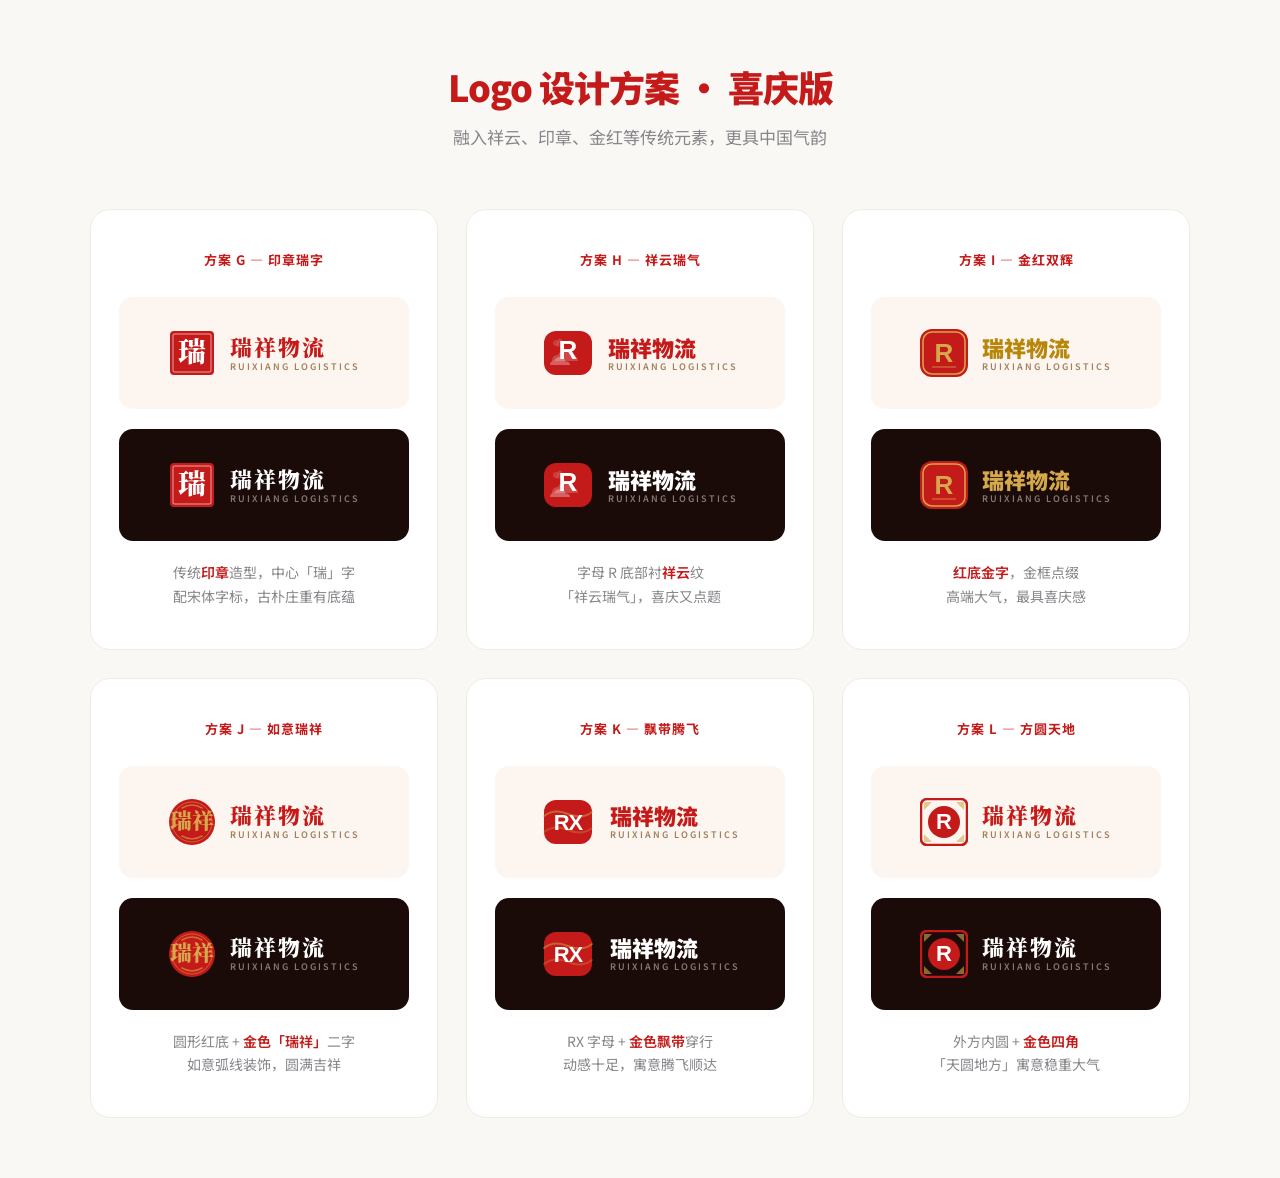
<file: logo-preview.html>
<!DOCTYPE html>
<html lang="zh-CN">
<head>
  <meta charset="UTF-8">
  <meta name="viewport" content="width=device-width, initial-scale=1.0">
  <title>瑞祥物流 Logo 方案（喜庆版）</title>
  <link href="https://fonts.googleapis.com/css2?family=Noto+Sans+SC:wght@400;700;900&family=Noto+Serif+SC:wght@700;900&display=swap" rel="stylesheet">
  <style>
    * { margin: 0; padding: 0; box-sizing: border-box; }
    body {
      font-family: 'Noto Sans SC', sans-serif;
      background: #faf8f5;
      color: #1d1d1f;
      padding: 60px 20px;
    }
    h1 {
      text-align: center;
      font-size: 36px;
      font-weight: 900;
      margin-bottom: 12px;
      letter-spacing: -1px;
      color: #c41a1a;
    }
    .subtitle {
      text-align: center;
      font-size: 17px;
      color: #86868b;
      margin-bottom: 60px;
    }
    .grid {
      display: grid;
      grid-template-columns: repeat(3, 1fr);
      gap: 28px;
      max-width: 1100px;
      margin: 0 auto;
    }
    .card {
      background: #fff;
      border-radius: 20px;
      padding: 40px 28px;
      text-align: center;
      transition: all 0.3s ease;
      border: 1px solid #f0ebe4;
    }
    .card:hover {
      transform: translateY(-4px);
      box-shadow: 0 12px 40px rgba(180,80,30,0.08);
    }
    .card-label {
      font-size: 13px;
      font-weight: 700;
      color: #c41a1a;
      margin-bottom: 28px;
      letter-spacing: 1px;
    }
    .logo-demo {
      display: flex;
      align-items: center;
      justify-content: center;
      gap: 14px;
      margin-bottom: 0;
      min-height: 56px;
    }
    .logo-text-demo {
      display: flex;
      flex-direction: column;
      align-items: flex-start;
      line-height: 1;
      gap: 4px;
    }
    .logo-text-demo .cn {
      font-size: 22px;
      font-weight: 900;
      color: #c41a1a;
    }
    .logo-text-demo .cn.serif {
      font-family: 'Noto Serif SC', serif;
      letter-spacing: 2px;
    }
    .logo-text-demo .cn.gold {
      color: #b8860b;
    }
    .logo-text-demo .en {
      font-size: 9px;
      font-weight: 600;
      letter-spacing: 2px;
      color: #a08060;
      text-transform: uppercase;
    }
    .preview-row {
      padding: 28px 20px;
      border-radius: 14px;
      margin-bottom: 20px;
    }
    .light { background: #fdf6f0; }
    .dark { background: #1a0a08; }
    .dark .cn { color: #fff !important; }
    .dark .en { color: rgba(255,255,255,0.45) !important; }
    .dark .cn.gold { color: #d4a84b !important; }
    .card-desc {
      font-size: 14px;
      color: #86868b;
      line-height: 1.7;
      margin-top: 4px;
    }
    .card-desc strong { color: #c41a1a; font-weight: 600; }
    @media (max-width: 768px) {
      .grid { grid-template-columns: 1fr; }
    }
  </style>
</head>
<body>

<h1>Logo 设计方案 · 喜庆版</h1>
<p class="subtitle">融入祥云、印章、金红等传统元素，更具中国气韵</p>

<div class="grid">

  <!-- 方案 G: 印章风 -->
  <div class="card">
    <div class="card-label">方案 G — 印章瑞字</div>
    <div class="preview-row light">
      <div class="logo-demo">
        <svg width="48" height="48" viewBox="0 0 48 48" fill="none">
          <rect x="2" y="2" width="44" height="44" rx="4" fill="#c41a1a"/>
          <rect x="5" y="5" width="38" height="38" rx="2" fill="none" stroke="#fff" stroke-width="1.5" opacity="0.4"/>
          <text x="24" y="33" text-anchor="middle" font-family="Noto Serif SC, serif" font-weight="900" font-size="28" fill="white">瑞</text>
        </svg>
        <div class="logo-text-demo">
          <span class="cn serif">瑞祥物流</span>
          <span class="en">RUIXIANG LOGISTICS</span>
        </div>
      </div>
    </div>
    <div class="preview-row dark">
      <div class="logo-demo">
        <svg width="48" height="48" viewBox="0 0 48 48" fill="none">
          <rect x="2" y="2" width="44" height="44" rx="4" fill="#c41a1a"/>
          <rect x="5" y="5" width="38" height="38" rx="2" fill="none" stroke="#fff" stroke-width="1.5" opacity="0.4"/>
          <text x="24" y="33" text-anchor="middle" font-family="Noto Serif SC, serif" font-weight="900" font-size="28" fill="white">瑞</text>
        </svg>
        <div class="logo-text-demo">
          <span class="cn serif">瑞祥物流</span>
          <span class="en">RUIXIANG LOGISTICS</span>
        </div>
      </div>
    </div>
    <p class="card-desc">传统<strong>印章</strong>造型，中心「瑞」字<br>配宋体字标，古朴庄重有底蕴</p>
  </div>

  <!-- 方案 H: 祥云 + R -->
  <div class="card">
    <div class="card-label">方案 H — 祥云瑞气</div>
    <div class="preview-row light">
      <div class="logo-demo">
        <svg width="52" height="48" viewBox="0 0 52 48" fill="none">
          <rect x="2" y="2" width="48" height="44" rx="12" fill="#c41a1a"/>
          <!-- 祥云 -->
          <path d="M10 32c0-4 3-6 6-6 1-3 4-5 7-5 4 0 7 3 7 6h1c3 0 5 2 5 5H10z" fill="white" opacity="0.2"/>
          <path d="M8 36c0-3 2-4.5 4.5-4.5 0.8-2.2 3-3.5 5.5-3.5 3 0 5 2 5.5 4.5h0.5c2.5 0 4 1.5 4 3.5H8z" fill="white" opacity="0.3"/>
          <!-- R -->
          <text x="26" y="30" text-anchor="middle" font-family="Arial Black, sans-serif" font-weight="900" font-size="26" fill="white">R</text>
          <!-- 小祥云装饰 -->
          <circle cx="14" cy="14" r="3" fill="white" opacity="0.15"/>
          <circle cx="18" cy="12" r="2.5" fill="white" opacity="0.15"/>
          <circle cx="16" cy="16" r="2" fill="white" opacity="0.1"/>
        </svg>
        <div class="logo-text-demo">
          <span class="cn">瑞祥物流</span>
          <span class="en">RUIXIANG LOGISTICS</span>
        </div>
      </div>
    </div>
    <div class="preview-row dark">
      <div class="logo-demo">
        <svg width="52" height="48" viewBox="0 0 52 48" fill="none">
          <rect x="2" y="2" width="48" height="44" rx="12" fill="#c41a1a"/>
          <path d="M10 32c0-4 3-6 6-6 1-3 4-5 7-5 4 0 7 3 7 6h1c3 0 5 2 5 5H10z" fill="white" opacity="0.2"/>
          <path d="M8 36c0-3 2-4.5 4.5-4.5 0.8-2.2 3-3.5 5.5-3.5 3 0 5 2 5.5 4.5h0.5c2.5 0 4 1.5 4 3.5H8z" fill="white" opacity="0.3"/>
          <text x="26" y="30" text-anchor="middle" font-family="Arial Black, sans-serif" font-weight="900" font-size="26" fill="white">R</text>
          <circle cx="14" cy="14" r="3" fill="white" opacity="0.15"/>
          <circle cx="18" cy="12" r="2.5" fill="white" opacity="0.15"/>
          <circle cx="16" cy="16" r="2" fill="white" opacity="0.1"/>
        </svg>
        <div class="logo-text-demo">
          <span class="cn">瑞祥物流</span>
          <span class="en">RUIXIANG LOGISTICS</span>
        </div>
      </div>
    </div>
    <p class="card-desc">字母 R 底部衬<strong>祥云</strong>纹<br>「祥云瑞气」，喜庆又点题</p>
  </div>

  <!-- 方案 I: 金红双色 -->
  <div class="card">
    <div class="card-label">方案 I — 金红双辉</div>
    <div class="preview-row light">
      <div class="logo-demo">
        <svg width="48" height="48" viewBox="0 0 48 48" fill="none">
          <rect width="48" height="48" rx="12" fill="#c41a1a"/>
          <rect x="3" y="3" width="42" height="42" rx="9" fill="none" stroke="#d4a84b" stroke-width="1.5"/>
          <text x="24" y="33" text-anchor="middle" font-family="Arial Black, sans-serif" font-weight="900" font-size="26" fill="#d4a84b">R</text>
          <line x1="12" y1="38" x2="36" y2="38" stroke="#d4a84b" stroke-width="1.5" opacity="0.5"/>
        </svg>
        <div class="logo-text-demo">
          <span class="cn gold" style="color:#b8860b">瑞祥物流</span>
          <span class="en">RUIXIANG LOGISTICS</span>
        </div>
      </div>
    </div>
    <div class="preview-row dark">
      <div class="logo-demo">
        <svg width="48" height="48" viewBox="0 0 48 48" fill="none">
          <rect width="48" height="48" rx="12" fill="#c41a1a"/>
          <rect x="3" y="3" width="42" height="42" rx="9" fill="none" stroke="#d4a84b" stroke-width="1.5"/>
          <text x="24" y="33" text-anchor="middle" font-family="Arial Black, sans-serif" font-weight="900" font-size="26" fill="#d4a84b">R</text>
          <line x1="12" y1="38" x2="36" y2="38" stroke="#d4a84b" stroke-width="1.5" opacity="0.5"/>
        </svg>
        <div class="logo-text-demo">
          <span class="cn gold">瑞祥物流</span>
          <span class="en">RUIXIANG LOGISTICS</span>
        </div>
      </div>
    </div>
    <p class="card-desc"><strong>红底金字</strong>，金框点缀<br>高端大气，最具喜庆感</p>
  </div>

  <!-- 方案 J: 如意纹 + 瑞 -->
  <div class="card">
    <div class="card-label">方案 J — 如意瑞祥</div>
    <div class="preview-row light">
      <div class="logo-demo">
        <svg width="48" height="48" viewBox="0 0 48 48" fill="none">
          <circle cx="24" cy="24" r="23" fill="#c41a1a"/>
          <circle cx="24" cy="24" r="20" fill="none" stroke="#d4a84b" stroke-width="1" opacity="0.5"/>
          <!-- 如意头部装饰 -->
          <path d="M14 10 Q24 4 34 10" fill="none" stroke="#d4a84b" stroke-width="1.5" stroke-linecap="round" opacity="0.6"/>
          <path d="M14 38 Q24 44 34 38" fill="none" stroke="#d4a84b" stroke-width="1.5" stroke-linecap="round" opacity="0.6"/>
          <text x="24" y="31" text-anchor="middle" font-family="Noto Serif SC, serif" font-weight="900" font-size="22" fill="#d4a84b">瑞祥</text>
        </svg>
        <div class="logo-text-demo">
          <span class="cn serif" style="color:#c41a1a">瑞祥物流</span>
          <span class="en">RUIXIANG LOGISTICS</span>
        </div>
      </div>
    </div>
    <div class="preview-row dark">
      <div class="logo-demo">
        <svg width="48" height="48" viewBox="0 0 48 48" fill="none">
          <circle cx="24" cy="24" r="23" fill="#c41a1a"/>
          <circle cx="24" cy="24" r="20" fill="none" stroke="#d4a84b" stroke-width="1" opacity="0.5"/>
          <path d="M14 10 Q24 4 34 10" fill="none" stroke="#d4a84b" stroke-width="1.5" stroke-linecap="round" opacity="0.6"/>
          <path d="M14 38 Q24 44 34 38" fill="none" stroke="#d4a84b" stroke-width="1.5" stroke-linecap="round" opacity="0.6"/>
          <text x="24" y="31" text-anchor="middle" font-family="Noto Serif SC, serif" font-weight="900" font-size="22" fill="#d4a84b">瑞祥</text>
        </svg>
        <div class="logo-text-demo">
          <span class="cn serif">瑞祥物流</span>
          <span class="en">RUIXIANG LOGISTICS</span>
        </div>
      </div>
    </div>
    <p class="card-desc">圆形红底 + <strong>金色「瑞祥」</strong>二字<br>如意弧线装饰，圆满吉祥</p>
  </div>

  <!-- 方案 K: 飘带双 R -->
  <div class="card">
    <div class="card-label">方案 K — 飘带腾飞</div>
    <div class="preview-row light">
      <div class="logo-demo">
        <svg width="56" height="48" viewBox="0 0 56 48" fill="none">
          <rect x="4" y="2" width="48" height="44" rx="12" fill="#c41a1a"/>
          <!-- 飘带 -->
          <path d="M4 18 Q14 10 28 16 Q42 22 52 14" fill="none" stroke="#d4a84b" stroke-width="2" stroke-linecap="round" opacity="0.5"/>
          <path d="M4 34 Q14 26 28 32 Q42 38 52 30" fill="none" stroke="#d4a84b" stroke-width="2" stroke-linecap="round" opacity="0.3"/>
          <!-- RX -->
          <text x="28" y="32" text-anchor="middle" font-family="Arial Black, sans-serif" font-weight="900" font-size="22" fill="white" letter-spacing="-1">RX</text>
        </svg>
        <div class="logo-text-demo">
          <span class="cn">瑞祥物流</span>
          <span class="en">RUIXIANG LOGISTICS</span>
        </div>
      </div>
    </div>
    <div class="preview-row dark">
      <div class="logo-demo">
        <svg width="56" height="48" viewBox="0 0 56 48" fill="none">
          <rect x="4" y="2" width="48" height="44" rx="12" fill="#c41a1a"/>
          <path d="M4 18 Q14 10 28 16 Q42 22 52 14" fill="none" stroke="#d4a84b" stroke-width="2" stroke-linecap="round" opacity="0.5"/>
          <path d="M4 34 Q14 26 28 32 Q42 38 52 30" fill="none" stroke="#d4a84b" stroke-width="2" stroke-linecap="round" opacity="0.3"/>
          <text x="28" y="32" text-anchor="middle" font-family="Arial Black, sans-serif" font-weight="900" font-size="22" fill="white" letter-spacing="-1">RX</text>
        </svg>
        <div class="logo-text-demo">
          <span class="cn">瑞祥物流</span>
          <span class="en">RUIXIANG LOGISTICS</span>
        </div>
      </div>
    </div>
    <p class="card-desc">RX 字母 + <strong>金色飘带</strong>穿行<br>动感十足，寓意腾飞顺达</p>
  </div>

  <!-- 方案 L: 方圆结合 -->
  <div class="card">
    <div class="card-label">方案 L — 方圆天地</div>
    <div class="preview-row light">
      <div class="logo-demo">
        <svg width="48" height="48" viewBox="0 0 48 48" fill="none">
          <!-- 外方 -->
          <rect x="1" y="1" width="46" height="46" rx="6" fill="none" stroke="#c41a1a" stroke-width="2.5"/>
          <!-- 内圆 -->
          <circle cx="24" cy="24" r="16" fill="#c41a1a"/>
          <!-- 金色装饰角 -->
          <path d="M4 4 L12 4 L4 12 Z" fill="#d4a84b" opacity="0.6"/>
          <path d="M44 4 L36 4 L44 12 Z" fill="#d4a84b" opacity="0.6"/>
          <path d="M4 44 L12 44 L4 36 Z" fill="#d4a84b" opacity="0.6"/>
          <path d="M44 44 L36 44 L44 36 Z" fill="#d4a84b" opacity="0.6"/>
          <!-- R -->
          <text x="24" y="31" text-anchor="middle" font-family="Arial Black, sans-serif" font-weight="900" font-size="22" fill="white">R</text>
        </svg>
        <div class="logo-text-demo">
          <span class="cn serif" style="color:#c41a1a">瑞祥物流</span>
          <span class="en">RUIXIANG LOGISTICS</span>
        </div>
      </div>
    </div>
    <div class="preview-row dark">
      <div class="logo-demo">
        <svg width="48" height="48" viewBox="0 0 48 48" fill="none">
          <rect x="1" y="1" width="46" height="46" rx="6" fill="none" stroke="#c41a1a" stroke-width="2.5"/>
          <circle cx="24" cy="24" r="16" fill="#c41a1a"/>
          <path d="M4 4 L12 4 L4 12 Z" fill="#d4a84b" opacity="0.6"/>
          <path d="M44 4 L36 4 L44 12 Z" fill="#d4a84b" opacity="0.6"/>
          <path d="M4 44 L12 44 L4 36 Z" fill="#d4a84b" opacity="0.6"/>
          <path d="M44 44 L36 44 L44 36 Z" fill="#d4a84b" opacity="0.6"/>
          <text x="24" y="31" text-anchor="middle" font-family="Arial Black, sans-serif" font-weight="900" font-size="22" fill="white">R</text>
        </svg>
        <div class="logo-text-demo">
          <span class="cn serif">瑞祥物流</span>
          <span class="en">RUIXIANG LOGISTICS</span>
        </div>
      </div>
    </div>
    <p class="card-desc">外方内圆 + <strong>金色四角</strong><br>「天圆地方」寓意稳重大气</p>
  </div>

</div>

</body>
</html>
</file>
<file: style.css>
/* ========================================
   瑞祥物流 — Apple/Google 极简风格
   ======================================== */

:root {
  --black: #1d1d1f;
  --gray-900: #333336;
  --gray-700: #515154;
  --gray-500: #86868b;
  --gray-400: #a1a1a6;
  --gray-200: #d2d2d7;
  --gray-100: #f7f5f3;
  --white: #fdfcfb;
  --red: #d92b2b;
  --red-dark: #b91c1c;
  --red-deeper: #991b1b;
  --red-light: #fef2f2;
  --red-100: #fee2e2;
  --primary: #c41a1a;
  --accent: var(--red);
  --accent-hover: var(--red-dark);
  --accent-light: var(--red-light);
  --bg-warm: #faf7f4;
  --bg-cool: #f4f6f8;
  --bg-cream: #f8f5f0;
  --bg-subtle: #f0eee9;
  --radius: 16px;
  --radius-sm: 12px;
  --radius-lg: 24px;
  --radius-pill: 980px;
  --transition: all 0.4s cubic-bezier(0.25, 0.1, 0.25, 1);
  --max-width: 980px;
  --max-width-wide: 1120px;
}

* {
  margin: 0;
  padding: 0;
  box-sizing: border-box;
}

html {
  scroll-behavior: smooth;
  scroll-padding-top: 20px;
  -webkit-font-smoothing: antialiased;
  -moz-osx-font-smoothing: grayscale;
}

body {
  font-family: 'Noto Sans SC', -apple-system, BlinkMacSystemFont,
    'Segoe UI', Roboto, 'Helvetica Neue', Arial, sans-serif;
  color: var(--gray-700);
  line-height: 1.5;
  background: var(--white);
  overflow-x: hidden;
  font-size: 17px;
}

.container {
  max-width: var(--max-width);
  margin: 0 auto;
  padding: 0 22px;
}

.container.wide {
  max-width: var(--max-width-wide);
}

img {
  max-width: 100%;
  display: block;
}

/* ========================================
   侧边导航栏 — 参考 blidar 风格
   ======================================== */

#sidebar {
  position: fixed;
  top: 0;
  left: 0;
  bottom: 0;
  width: 160px;
  min-width: 60px;
  max-width: 300px;
  background: #1c1210;
  z-index: 1000;
  display: flex;
  flex-direction: column;
  padding-top: 10px;
  overflow-y: auto;
  overflow-x: hidden;
  border-radius: 0;
  border: none;
  border-right: 1px solid rgba(180, 120, 80, 0.08);
  box-shadow: none;
  transition: width 0.3s cubic-bezier(0.25, 0.1, 0.25, 1);
}

#sidebar.collapsed {
  width: 60px;
}

.sidebar-logo {
  display: flex;
  text-decoration: none;
  flex-direction: column;
  align-items: center;
  justify-content: flex-start;
  padding: 24px 0 28px;
  cursor: pointer;
  flex-shrink: 0;
  min-height: 155px;
}

.sidebar-logo:focus-visible {
  outline: 2px solid var(--accent);
  outline-offset: 4px;
}

.logo-expanded {
  display: flex;
  flex-direction: column;
  align-items: center;
  gap: 10px;
  transition: all 0.3s ease;
}

.logo-expanded .logo-icon {
  display: flex;
  align-items: center;
  justify-content: center;
  width: 60px;
  height: 52px;
  flex-shrink: 0;
}

.logo-expanded .logo-icon svg {
  width: 60px;
  height: 52px;
}

.sidebar-logo-text {
  display: flex;
  flex-direction: column;
  align-items: center;
  line-height: 1;
  gap: 4px;
  white-space: nowrap;
  overflow: hidden;
  max-height: 40px;
  opacity: 1;
  transition: max-height 0.3s ease, opacity 0.3s ease;
}

.sidebar-logo-cn {
  font-size: 17px;
  font-weight: 900;
  letter-spacing: 5px;
  color: #fff;
  font-style: italic;
}

.sidebar-logo-en {
  font-size: 7.5px;
  font-weight: 800;
  letter-spacing: 1.5px;
  color: rgba(255, 255, 255, 0.4);
  text-transform: uppercase;
}

.logo-collapsed {
  display: none;
}

.logo-collapsed svg {
  width: 48px;
  height: 42px;
}

/* 折叠时：保留 logo-expanded 不隐藏，只隐藏文字 */
#sidebar.collapsed .logo-expanded {
  display: flex;
}

#sidebar.collapsed .logo-collapsed {
  display: none;
}

#sidebar.collapsed .sidebar-logo-text {
  max-height: 0;
  opacity: 0;
  overflow: hidden;
}

/* 导航链接 */
.sidebar-nav {
  list-style: none;
  padding: 0 4px;
  margin: 0;
  flex: 1;
  display: flex;
  flex-direction: column;
}

.sidebar-link {
  display: flex;
  align-items: center;
  justify-content: flex-start;
  gap: 10px;
  padding: 0 8px 0 10px;
  height: 42px;
  margin: 3px 0;
  color: rgba(255, 255, 255, 0.65);
  text-decoration: none;
  font-size: 14px;
  font-weight: 600;
  border-radius: 12px;
  transition: all 0.3s ease;
  white-space: nowrap;
  overflow: hidden;
}

.sidebar-link:hover {
  color: #fff;
  background: rgba(255, 255, 255, 0.06);
}

.sidebar-link.active {
  color: #fff;
  background: var(--accent);
}

.sidebar-icon {
  font-size: 24px;
  flex-shrink: 0;
  width: 32px;
  min-width: 32px;
  text-align: center;
  line-height: 1;
  display: inline-flex;
  align-items: center;
  justify-content: center;
  transition: transform 0.2s ease;
  will-change: transform;
}

.sidebar-link:hover .sidebar-icon {
  transform: scale(1.3);
}

.sidebar-icon-img {
  width: 24px;
  height: 24px;
  filter: brightness(0) invert(1);
  opacity: 0.85;
  vertical-align: middle;
}

.sidebar-text {
  flex: 1;
  text-align: left;
  transition: opacity 0.3s ease;
}

.sidebar-nav li:last-child {
  margin-top: auto;
}

/* 折叠状态 — emoji固定居中，隐藏文字 */
#sidebar.collapsed .sidebar-nav {
  padding: 0 4px;
}

#sidebar.collapsed .sidebar-link {
  justify-content: flex-start;
  padding: 0 0 0 10px;
  gap: 0;
}

#sidebar.collapsed .sidebar-link:hover {
  color: #fff;
}

.sidebar-tooltip {
  position: fixed;
  background: rgba(0, 0, 0, 0.82);
  color: #fff;
  padding: 6px 16px;
  border-radius: 6px;
  font-size: 13px;
  font-weight: 500;
  white-space: nowrap;
  pointer-events: none;
  z-index: 10000;
  opacity: 0;
  transition: opacity 0.15s ease;
}

.sidebar-tooltip.show {
  opacity: 1;
}

#sidebar.collapsed .sidebar-text {
  display: none;
}

#sidebar.collapsed .sidebar-icon {
  margin-right: 0;
  font-size: 24px;
}

/* 悬停触发区域（已停用，改为 tooltip） */
#sidebar-trigger {
  display: none;
}

/* 主内容区偏移 */
body {
  --sidebar-width: 160px;
}

body.sidebar-collapsed {
  --sidebar-width: 60px;
}

/* 页脚中 logo 样式保留 */
.logo {
  display: flex;
  align-items: center;
  gap: 10px;
  text-decoration: none;
  color: var(--black);
}

.logo-icon {
  display: flex;
  align-items: center;
  justify-content: center;
  width: 44px;
  height: 38px;
  position: relative;
}

.logo-icon svg {
  width: 44px;
  height: 38px;
}

.logo-text {
  display: flex;
  flex-direction: column;
  line-height: 1;
  gap: 2px;
}

.logo-cn {
  font-size: 20px;
  font-weight: 900;
  letter-spacing: 6px;
  color: var(--accent);
  font-style: italic;
}

.logo-en {
  font-size: 8px;
  font-weight: 600;
  letter-spacing: 1.2px;
  color: var(--gray-500);
  text-transform: uppercase;
}

/* 移动端汉堡菜单按钮 */
.mobile-sidebar-toggle {
  display: none;
  position: fixed;
  top: 16px;
  left: 16px;
  z-index: 1001;
  width: 40px;
  height: 40px;
  align-items: center;
  justify-content: center;
  background: rgba(26, 10, 10, 0.9);
  border: 1px solid rgba(255, 255, 255, 0.1);
  border-radius: 10px;
  cursor: pointer;
  flex-direction: column;
  gap: 5px;
  padding: 10px;
}

.mobile-sidebar-toggle span {
  display: block;
  width: 18px;
  height: 1.5px;
  background: #fff;
  border-radius: 2px;
  transition: var(--transition);
}

/* 初始折叠状态（避免加载闪烁） */
html.sidebar-collapsed-init #sidebar {
  width: 60px;
}

html.sidebar-collapsed-init #sidebar .logo-expanded {
  display: none;
}

html.sidebar-collapsed-init #sidebar .logo-collapsed {
  display: block;
}

html.sidebar-collapsed-init #sidebar .sidebar-link {
  justify-content: flex-start;
  padding: 0 0 0 10px;
  font-size: 0;
}

html.sidebar-collapsed-init #sidebar .sidebar-text {
  opacity: 0;
  width: 0;
  overflow: hidden;
}

html.sidebar-collapsed-init #sidebar .sidebar-icon {
  font-size: 24px;
  color: rgba(255, 255, 255, 0.75);
}

html.sidebar-collapsed-init #sidebar-trigger {
  display: block;
}

html.sidebar-collapsed-init body {
  --sidebar-width: 60px;
}

/* ========================================
   Hero — 大标题居中
   ======================================== */

.hero,
.section,
.process,
.footer {
  padding-left: var(--sidebar-width);
  transition: padding-left 0.3s cubic-bezier(0.25, 0.1, 0.25, 1);
}

/* 发布准备：明确咨询入口与待核实内容 */
.news-item-placeholder { cursor: default; }
.news-item-placeholder:hover { transform: none; }
.news-item-placeholder::before { display: none; }
.news-item-placeholder .news-title { color: var(--gray-700); }
.news-item-placeholder .news-date { color: var(--gray-500); }
.contact-primary { display: flex; flex-direction: column; gap: 2px; }
.contact-primary span { padding-left: 24px; color: rgba(255,255,255,.55); font-size: 12px; }
.icp-placeholder { color: var(--gray-400); font-size: 12px; }
.contact-cta { padding: 64px 0; background: var(--bg-warm); }
.contact-cta-inner { display: flex; align-items: center; justify-content: space-between; gap: 32px; }
.contact-cta h2 { margin: 10px 0; color: var(--black); font-size: clamp(24px, 3vw, 34px); }
.contact-cta p { max-width: 620px; color: var(--gray-700); font-size: 15px; }
.contact-cta-actions { display: flex; flex-shrink: 0; gap: 12px; }
.btn-outline-dark { display: inline-flex; align-items: center; justify-content: center; padding: 14px 24px; color: var(--black); border: 1px solid var(--gray-200); border-radius: var(--radius-pill); font-weight: 600; text-decoration: none; }
.btn-outline-dark:hover { border-color: var(--gray-500); }
.mobile-call-cta { display: none; }

.hero {
  position: relative;
  min-height: 100vh;
  display: flex;
  align-items: center;
  justify-content: center;
  overflow: hidden;
  background: #1c1210;
}

.hero-bg {
  position: absolute;
  inset: 0;
  background:
    radial-gradient(ellipse 80% 60% at 50% 40%, #3b1512 0%, transparent 70%),
    radial-gradient(ellipse 60% 50% at 80% 60%, #1c0e0a 0%, transparent 60%);
}

.hero-content {
  position: relative;
  text-align: center;
  color: var(--white);
  padding: 140px 0 120px;
  max-width: 820px;
  margin: 0 auto;
}

.hero-badge {
  display: inline-block;
  padding: 6px 16px;
  background: rgba(255, 255, 255, 0.08);
  border-radius: var(--radius-pill);
  font-size: 13px;
  font-weight: 400;
  letter-spacing: 1.5px;
  margin-bottom: 28px;
  color: var(--gray-400);
}

.hero h1 {
  font-size: clamp(52px, 9vw, 80px);
  font-weight: 900;
  letter-spacing: -2px;
  line-height: 1.05;
  margin-bottom: 20px;
  color: var(--white);
  background: none;
  -webkit-text-fill-color: unset;
}

.hero-subtitle {
  font-size: clamp(17px, 2.2vw, 21px);
  line-height: 1.6;
  color: var(--gray-400);
  max-width: 580px;
  margin: 0 auto 40px;
  font-weight: 400;
}

.hero-actions {
  display: flex;
  gap: 16px;
  justify-content: center;
  margin-bottom: 80px;
}

.btn {
  display: inline-flex;
  align-items: center;
  justify-content: center;
  padding: 12px 28px;
  font-size: 17px;
  font-weight: 400;
  text-decoration: none;
  border-radius: var(--radius-pill);
  border: none;
  cursor: pointer;
  transition: var(--transition);
  font-family: inherit;
  letter-spacing: 0;
}

.btn-primary {
  background: var(--accent);
  color: var(--white);
}

.btn-primary:hover {
  background: var(--accent-hover);
}

.btn-outline {
  background: transparent;
  color: var(--red-100);
  border: none;
}

.btn-outline:hover {
  text-decoration: underline;
}

.btn-full {
  width: 100%;
}

.hero-stats {
  display: grid;
  grid-template-columns: repeat(4, 1fr);
  gap: 0;
  max-width: 720px;
  margin: 0 auto;
}

.stat-item {
  text-align: center;
  padding: 0 12px;
  position: relative;
}

.stat-item:not(:last-child)::after {
  content: '';
  position: absolute;
  right: 0;
  top: 10%;
  height: 80%;
  width: 0.5px;
  background: rgba(255, 255, 255, 0.12);
}

.stat-number {
  font-size: 48px;
  font-weight: 700;
  color: var(--white);
  letter-spacing: -2px;
}

.stat-unit {
  font-size: 16px;
  font-weight: 500;
  color: var(--gray-400);
}

.stat-label {
  display: block;
  font-size: 13px;
  color: var(--gray-500);
  margin-top: 4px;
  font-weight: 400;
}

/* ========================================
   Hero 轮播
   ======================================== */

.hero-carousel {
  position: absolute;
  inset: 0;
  display: flex;
}

.hero-slide {
  position: absolute;
  inset: 0;
  display: flex;
  align-items: center;
  justify-content: center;
  padding-left: var(--sidebar-width);
  transition: opacity 0.9s ease-in-out, padding-left 0.3s cubic-bezier(0.25, 0.1, 0.25, 1);
  opacity: 0;
  pointer-events: none;
}

.hero-slide.active {
  opacity: 1;
  pointer-events: auto;
}

/* 各 slide 背景渐变 */
.hero-bg-fleet {
  background:
    radial-gradient(ellipse 80% 60% at 30% 50%, #1a2a3b 0%, transparent 70%),
    radial-gradient(ellipse 60% 50% at 80% 40%, #0e1c2a 0%, transparent 60%);
}

.hero-bg-routes {
  background:
    radial-gradient(ellipse 80% 60% at 60% 40%, #1a2b1a 0%, transparent 70%),
    radial-gradient(ellipse 60% 50% at 20% 60%, #0e1a0e 0%, transparent 60%);
}

.hero-bg-service {
  background:
    radial-gradient(ellipse 80% 60% at 50% 50%, #2b1a3a 0%, transparent 70%),
    radial-gradient(ellipse 60% 50% at 80% 30%, #1a0e2a 0%, transparent 60%);
}

/* 轮播箭头 */
.carousel-arrow {
  position: absolute;
  top: 50%;
  transform: translateY(-50%);
  z-index: 20;
  background: rgba(255, 255, 255, 0.1);
  border: 1px solid rgba(255, 255, 255, 0.2);
  color: #fff;
  width: 44px;
  height: 44px;
  border-radius: 50%;
  font-size: 24px;
  line-height: 1;
  cursor: pointer;
  display: flex;
  align-items: center;
  justify-content: center;
  transition: background 0.25s, left 0.3s cubic-bezier(0.25, 0.1, 0.25, 1);
  backdrop-filter: blur(8px);
}

.carousel-arrow:hover {
  background: rgba(255, 255, 255, 0.22);
}

.carousel-prev { left: calc(var(--sidebar-width) + 20px); }
.carousel-next { right: 20px; }

/* 轮播指示点 */
.carousel-dots {
  position: absolute;
  bottom: 80px;
  left: calc(var(--sidebar-width) + (100% - var(--sidebar-width)) / 2);
  transform: translateX(-50%);
  display: flex;
  gap: 10px;
  z-index: 20;
  transition: left 0.3s cubic-bezier(0.25, 0.1, 0.25, 1);
}

.carousel-dot {
  width: 8px;
  height: 8px;
  border-radius: 50%;
  border: none;
  background: rgba(255, 255, 255, 0.35);
  cursor: pointer;
  padding: 0;
  transition: all 0.3s ease;
}

.carousel-dot.active {
  background: #fff;
  width: 24px;
  border-radius: 4px;
}

/* 第2页：车队卡片 */
.hero-fleet-cards {
  display: flex;
  gap: 16px;
  justify-content: center;
  margin-bottom: 40px;
  flex-wrap: wrap;
}

.hfc-item {
  display: flex;
  flex-direction: column;
  align-items: center;
  justify-content: center;
  gap: 6px;
  background: rgba(255, 255, 255, 0.07);
  border: 1px solid rgba(255, 255, 255, 0.12);
  border-radius: 16px;
  padding: 20px 24px;
  width: 180px;
  height: 120px;
  backdrop-filter: blur(8px);
  transition: background 0.25s;
}

.hfc-item:hover {
  background: rgba(255, 255, 255, 0.13);
}

.hfc-icon { font-size: 32px; }
.hfc-name { font-size: 14px; font-weight: 600; color: #fff; }
.hfc-desc { font-size: 12px; color: rgba(255,255,255,0.5); }

/* 第3页：路线列表 */
.hero-routes-list {
  display: flex;
  flex-direction: column;
  gap: 12px;
  margin-bottom: 40px;
  max-width: 560px;
  margin-left: auto;
  margin-right: auto;
}

.hrl-item {
  display: flex;
  align-items: center;
  gap: 14px;
  background: rgba(255, 255, 255, 0.06);
  border: 1px solid rgba(255, 255, 255, 0.1);
  border-radius: 12px;
  padding: 14px 20px;
  text-align: left;
}

.hrl-tag {
  background: var(--accent);
  color: #fff;
  font-size: 12px;
  font-weight: 700;
  padding: 3px 10px;
  border-radius: 6px;
  white-space: nowrap;
  flex-shrink: 0;
}

.hrl-route {
  font-size: 15px;
  font-weight: 600;
  color: #fff;
  flex: 1;
}

.hrl-info {
  font-size: 12px;
  color: rgba(255,255,255,0.45);
  white-space: nowrap;
}

/* 第4页：保障项目 */
.hero-guarantees {
  display: grid;
  grid-template-columns: repeat(3, 1fr);
  gap: 12px;
  max-width: 760px;
  margin: 0 auto 40px;
}

.hg-item {
  display: flex;
  align-items: center;
  justify-content: center;
  gap: 10px;
  background: rgba(255, 255, 255, 0.06);
  border: 1px solid rgba(255, 255, 255, 0.1);
  border-radius: 12px;
  padding: 14px 16px;
  text-align: center;
}

.hg-icon { font-size: 20px; flex-shrink: 0; }
.hg-text { font-size: 13px; color: rgba(255,255,255,0.8); font-weight: 500; }

.hero-wave {
  position: absolute;
  bottom: -1px;
  left: 0;
  right: 0;
  line-height: 0;
  z-index: 10;
}

.hero-wave svg {
  width: 100%;
  height: 100px;
}

.hero-wave path {
  fill: #ffffff;
}

/* ========================================
   通用 Section
   ======================================== */

.section {
  padding-top: 110px;
  padding-bottom: 110px;
  background: var(--white);
}

.section.about {
  background: #ffffff;
}

.section.services {
  background: rgb(214, 221, 231);
}

.section.routes {
  background: #ffffff;
  padding-top: 60px;
  padding-bottom: 60px;
}

.section-header {
  text-align: center;
  margin-bottom: 60px;
}

.section-tag {
  display: inline-block;
  font-size: 14px;
  font-weight: 600;
  letter-spacing: 0;
  color: var(--accent);
  margin-bottom: 8px;
  text-transform: none;
}

.section-header h2 {
  font-size: clamp(32px, 5vw, 48px);
  font-weight: 700;
  color: var(--black);
  margin-bottom: 12px;
  letter-spacing: -1px;
  line-height: 1.1;
}

.section-desc {
  font-size: 19px;
  color: var(--gray-500);
  max-width: 480px;
  margin: 0 auto;
  font-weight: 400;
}

/* ========================================
   关于我们
   ======================================== */

.about-grid {
  display: grid;
  grid-template-columns: 1fr 1fr;
  gap: 80px;
  align-items: stretch;
}

.about-text {
  display: flex;
  flex-direction: column;
}

.about-text p {
  margin-bottom: 20px;
  font-size: 17px;
  line-height: 1.76;
  color: var(--gray-700);
}

.about-text strong {
  color: var(--black);
  font-weight: 600;
}

.about-text strong.company-name {
  color: var(--black);
  font-weight: 700;
}

.about-features {
  display: flex;
  flex-direction: column;
  gap: 12px;
  margin-top: 36px;
  flex: 1;
  justify-content: flex-end;
  align-items: stretch;
}

.about-feature {
  display: flex;
  align-items: center;
  padding: 12px 20px 12px 0px;
  background: transparent;
  border-radius: var(--radius-sm);
  transition: var(--transition);
  font-size: 14px;
  color: var(--gray-700);
  line-height: 1.4;
}

.about-feature:hover {
  background: #ffffff;
  box-shadow: 0 2px 20px rgba(0, 0, 0, 0.06);
  transform: translateY(-2px);
}

.feature-icon {
  font-size: 22px;
  line-height: 1;
  flex-shrink: 0;
  opacity: 0.8;
}

.about-feature strong {
  display: block;
  font-size: 17px;
  color: var(--primary);
  margin-bottom: 2px;
  font-weight: 700;
}

.about-feature span {
  font-size: 13px;
  color: var(--gray-500);
}

.about-image {
  display: flex;
  flex-direction: column;
  gap: 0;
}

.about-img-placeholder {
  width: 100%;
  aspect-ratio: 1/1;
  background: #ffffff;
  border-radius: 24px;
  display: none;
  flex-direction: column;
  align-items: center;
  justify-content: center;
  gap: 12px;
  border: none;
}

.placeholder-icon {
  font-size: 80px;
  line-height: 1;
  opacity: 0.7;
}

.about-img-placeholder span {
  font-size: 15px;
  color: var(--gray-500);
}

/* ========================================
   新闻图片轮播
   ======================================== */

.news-img-carousel {
  position: relative;
  height: 280px;
  background: linear-gradient(135deg, #f0f2f5 0%, #e8edf3 100%);
  border-radius: 16px 16px 0 0;
  overflow: hidden;
  display: flex;
  align-items: center;
  justify-content: center;
}

.news-img-slide {
  position: absolute;
  inset: 0;
  display: flex;
  align-items: center;
  justify-content: center;
  opacity: 0;
  transition: opacity 0.6s ease;
}

.news-img-slide.active {
  opacity: 1;
}

.news-img-slide video {
  width: 100%;
  height: 100%;
  object-fit: cover;
}

.news-img-caption {
  position: absolute;
  bottom: 0;
  left: 0;
  right: 0;
  padding: 10px 16px;
  background: linear-gradient(transparent, rgba(0,0,0,0.5));
  color: #ffffff;
  font-size: 13px;
  text-align: center;
}

.news-img-dots {
  position: absolute;
  bottom: 38px;
  left: 50%;
  transform: translateX(-50%);
  display: flex;
  gap: 6px;
  z-index: 2;
}

.news-img-dot {
  width: 8px;
  height: 8px;
  border-radius: 50%;
  background: rgba(255,255,255,0.4);
  cursor: pointer;
  transition: background 0.3s;
}

.news-img-dot.active {
  background: #ffffff;
}

/* ========================================
   新闻资讯面板
   ======================================== */

.news-panel {
  width: 100%;
  background: #ffffff;
  border-radius: 0 0 16px 16px;
  overflow: hidden;
  border: 1px solid rgba(0,0,0,0.06);
  border-top: none;
  box-shadow: 0 2px 12px rgba(0,0,0,0.04);
  position: relative;
}


.news-header {
  display: flex;
  align-items: center;
  justify-content: space-between;
  padding: 12px 24px;
  background: linear-gradient(135deg, var(--primary) 0%, #a01020 100%);
  position: relative;
}


.news-header::before {
  content: '';
  position: absolute;
  left: 16px;
  top: 50%;
  transform: translateY(-50%);
  height: 16px;
  width: 3px;
  background: #ffffff;
  border-radius: 2px;
}

.news-header h4 {
  font-size: 16px;
  font-weight: 700;
  color: #ffffff;
  margin: 0;
  letter-spacing: 1px;
  padding-left: 8px;
}

.news-badge {
  font-size: 11px;
  font-weight: 700;
  color: rgba(255,255,255,0.7);
  letter-spacing: 2px;
}

.news-list {
  display: flex;
  flex-direction: column;
  overflow: hidden;
}

.news-list::-webkit-scrollbar {
  width: 4px;
}

.news-list::-webkit-scrollbar-thumb {
  background: rgba(0,0,0,0.15);
  border-radius: 2px;
}

.news-list::-webkit-scrollbar-track {
  background: transparent;
}

.news-item {
  display: flex;
  align-items: center;
  gap: 10px;
  padding: 13px 20px;
  text-decoration: none;
  border-bottom: 1px dashed rgba(0,0,0,0.08);
  transition: background 0.2s ease;
  flex-shrink: 0;
}

.news-item:last-child {
  border-bottom: none;
}

.news-item:hover {
  background: rgba(200,16,46,0.03);
}

.news-item:hover .news-title {
  color: var(--primary);
}

.news-item::before {
  content: '»';
  flex-shrink: 0;
  font-size: 16px;
  font-weight: 700;
  color: var(--gray-400);
  line-height: 1;
}

.news-item:hover::before {
  color: var(--primary);
}

.news-title {
  flex: 1;
  font-size: 14px;
  color: var(--gray-700);
  line-height: 1.5;
  transition: color 0.2s ease;
  overflow: hidden;
  text-overflow: ellipsis;
  white-space: nowrap;
}

.news-date {
  flex-shrink: 0;
  font-size: 13px;
  color: var(--gray-400);
  white-space: nowrap;
}

/* ========================================
   关于我们 - 标签页导航
   ======================================== */

.about-tabs {
  display: flex;
  justify-content: center;
  gap: 8px;
  margin-bottom: 40px;
  flex-wrap: wrap;
}

.about-tab {
  padding: 10px 24px;
  border: 2px solid var(--gray-200);
  background: transparent;
  color: var(--gray-600);
  font-size: 15px;
  font-weight: 600;
  border-radius: 30px;
  cursor: pointer;
  transition: all 0.3s;
}

.about-tab:hover {
  border-color: var(--primary);
  color: var(--primary);
}

.about-tab.active {
  background: var(--primary);
  border-color: var(--primary);
  color: white;
}

.about-tab-panels {
  min-height: 400px;
}

.about-tab-panel {
  display: none;
  animation: tabFadeIn 0.4s ease;
}

.about-tab-panel.active {
  display: block;
}

@keyframes tabFadeIn {
  from { opacity: 0; transform: translateY(12px); }
  to { opacity: 1; transform: translateY(0); }
}

.sub-section-title {
  font-size: 22px;
  font-weight: 700;
  color: var(--dark);
  text-align: center;
  margin-top: 60px;
  margin-bottom: 8px;
}

.sub-section-desc {
  text-align: center;
  color: var(--gray-500);
  font-size: 14px;
  margin-bottom: 32px;
}

/* ========================================
   发展历程 - 卡片+时间轴
   ======================================== */

.history-showcase {
  max-width: 100%;
  margin: 0 auto;
}

.history-carousel-wrapper {
  overflow: hidden;
  margin-bottom: 48px;
  padding: 20px 0;
}

.history-carousel-track {
  display: flex;
  transition: transform 0.5s cubic-bezier(0.4, 0, 0.2, 1);
  gap: 0;
}

.history-card {
  flex: 0 0 680px;
  margin: 0 -80px;
  background: #ffffff;
  border-radius: 16px;
  overflow: hidden;
  box-shadow: 0 4px 20px rgba(0,0,0,0.08);
  opacity: 0.35;
  transform: scale(0.82);
  transition: all 0.5s cubic-bezier(0.4, 0, 0.2, 1);
  pointer-events: none;
  position: relative;
  z-index: 1;
}

.history-card.active {
  opacity: 1;
  transform: scale(1);
  pointer-events: auto;
  box-shadow: 0 8px 30px rgba(0,0,0,0.12);
  z-index: 10;
}

.history-card.adjacent {
  opacity: 0.45;
  transform: scale(0.82);
  pointer-events: none;
  z-index: 5;
}

.history-card-text {
  padding: 24px 32px;
  display: flex;
  flex-direction: column;
  justify-content: center;
}

.history-card-year {
  font-size: 36px;
  font-weight: 900;
  color: var(--primary);
  line-height: 1;
  margin-bottom: 8px;
}

.history-card-text h3 {
  font-size: 18px;
  font-weight: 700;
  color: var(--dark);
  margin-bottom: 8px;
}

.history-card-text p {
  font-size: 14px;
  line-height: 1.7;
  color: var(--gray-600);
}

.history-card-img {
  background: linear-gradient(135deg, #f0f2f5 0%, #e8edf3 100%);
  display: flex;
  align-items: center;
  justify-content: center;
  padding: 20px;
  height: 200px;
}

.history-card-img img {
  max-width: 90%;
  max-height: 170px;
  object-fit: contain;
}

.history-timeline {
  display: flex;
  align-items: center;
  gap: 12px;
  max-width: 760px;
  margin: 0 auto;
  background: transparent;
  border-radius: 60px;
  padding: 10px 16px;
}

.history-track {
  flex: 1;
  display: flex;
  align-items: center;
  justify-content: space-between;
  position: relative;
  gap: 0;
}

.history-node-line {
  flex: 1;
  height: 0;
  border-top: 2px dashed rgba(0,0,0,0.12);
}

.history-node {
  display: flex;
  align-items: center;
  justify-content: center;
  cursor: pointer;
  position: relative;
  z-index: 2;
  padding: 8px 14px;
  border-radius: 30px;
  transition: all 0.3s ease;
  background: transparent;
}

.history-node:hover {
  background: rgba(200,16,46,0.06);
}

.history-node.active {
  background: var(--primary);
}

.history-node-year {
  font-size: 14px;
  font-weight: 700;
  color: var(--gray-500);
  transition: color 0.3s;
}

.history-node.active .history-node-year {
  color: #ffffff;
}

.history-node-dot {
  display: none;
}

.history-arrow {
  flex-shrink: 0;
  width: 48px;
  height: 48px;
  border-radius: 50%;
  border: none;
  background: var(--primary);
  color: #ffffff;
  cursor: pointer;
  display: grid;
  place-items: center;
  padding: 0;
  transition: all 0.2s ease;
  box-shadow: 0 2px 8px rgba(200,16,46,0.3);
}

.history-arrow svg {
  display: block;
  width: 22px;
  height: 22px;
  fill: none;
  stroke: currentColor;
  stroke-width: 3.5;
  stroke-linecap: round;
  stroke-linejoin: round;
}

.history-arrow:hover {
  background: #a01020;
  box-shadow: 0 4px 12px rgba(200,16,46,0.4);
}

/* Legacy timeline classes kept for compatibility */
.timeline { display: none; }
.timeline-dot {
  position: absolute;
  left: -33px;
  top: 6px;
  width: 14px;
  height: 14px;
  background: var(--primary);
  border-radius: 50%;
  border: 3px solid white;
  box-shadow: 0 0 0 3px rgba(196,26,26,0.2);
}

.timeline-content {
  background: white;
  border-radius: var(--radius-lg);
  padding: 24px 28px;
  border: 1px solid rgba(0,0,0,0.06);
  box-shadow: 0 2px 12px rgba(0,0,0,0.04);
  transition: transform 0.3s, box-shadow 0.3s;
}

.timeline-content:hover {
  transform: translateX(6px);
  box-shadow: 0 8px 30px rgba(0,0,0,0.08);
}

.timeline-year {
  display: inline-block;
  background: linear-gradient(135deg, var(--primary), #e04040);
  color: white;
  font-size: 13px;
  font-weight: 700;
  padding: 3px 14px;
  border-radius: 20px;
  margin-bottom: 10px;
}

.timeline-content h3 {
  font-size: 17px;
  font-weight: 700;
  color: var(--dark);
  margin-bottom: 8px;
}

.timeline-content p {
  font-size: 14px;
  line-height: 1.7;
  color: var(--gray-600);
}

/* ========================================
   企业荣誉 - 连续滚动
   ======================================== */

.honors-marquee {
  max-width: 1100px;
  margin: 60px auto 0;
  overflow: hidden;
  position: relative;
  -webkit-mask-image: linear-gradient(to right, transparent 0%, #000 10%, #000 90%, transparent 100%);
  mask-image: linear-gradient(to right, transparent 0%, #000 10%, #000 90%, transparent 100%);
}

.honors-track {
  display: flex;
  gap: 24px;
  width: max-content;
  animation: honors-scroll 30s linear infinite;
}

.honors-track:hover {
  animation-play-state: paused;
}

@keyframes honors-scroll {
  0% { transform: translateX(0); }
  100% { transform: translateX(-50%); }
}

.honors-slide {
  flex: 0 0 220px;
  background: white;
  border-radius: var(--radius-lg);
  padding: 20px 18px;
  text-align: center;
  border: 1px solid rgba(0,0,0,0.06);
  box-shadow: 0 2px 12px rgba(0,0,0,0.04);
  color: inherit;
  text-decoration: none;
}

.honors-slide:hover,
.honors-slide:focus-visible {
  border-color: var(--accent);
  outline-offset: 3px;
}

.honors-slide-icon {
  display: none;
}

.honors-year {
  display: block;
  font-size: 12px;
  color: var(--gray-400);
  margin-bottom: 6px;
}

.honors-slide h3 {
  font-size: 16px;
  font-weight: 700;
  color: var(--primary);
  margin-bottom: 8px;
  line-height: 1.4;
}

.honors-slide p {
  font-size: 12px;
  line-height: 1.6;
  color: var(--gray-600);
}

/* 奖状/锦旗图片行 */
.honors-certs-marquee {
  max-width: 1100px;
  margin: 60px auto 0;
  overflow: hidden;
  position: relative;
  -webkit-mask-image: linear-gradient(to right, transparent 0%, #000 10%, #000 90%, transparent 100%);
  mask-image: linear-gradient(to right, transparent 0%, #000 10%, #000 90%, transparent 100%);
}

.honors-certs-track {
  display: flex;
  gap: 20px;
  width: max-content;
  animation: honors-certs-scroll 35s linear infinite;
}

.honors-certs-track:hover {
  animation-play-state: paused;
}

@keyframes honors-certs-scroll {
  0% { transform: translateX(0); }
  100% { transform: translateX(-50%); }
}

.honors-cert-item {
  flex: 0 0 200px;
  border-radius: 10px;
  overflow: hidden;
  box-shadow: 0 2px 12px rgba(0,0,0,0.06);
  background: white;
}

.honors-cert-item img {
  width: 100%;
  height: 150px;
  object-fit: cover;
  display: block;
}

/* ========================================
   企业资质
   ======================================== */

.certs-list {
  max-width: 1000px;
  margin: 0 auto;
  display: flex;
  flex-direction: column;
  gap: 24px;
}

.certs-row {
  display: flex;
  align-items: center;
  gap: 32px;
  background: #ffffff;
  border-radius: var(--radius-lg);
  padding: 28px 32px;
  box-shadow: 0 4px 20px rgba(0,0,0,0.06);
  transition: transform 0.3s, box-shadow 0.3s;
}

.certs-row:hover {
  transform: translateY(-4px);
  box-shadow: 0 12px 36px rgba(0,0,0,0.1);
}

.certs-row-images {
  display: flex;
  gap: 12px;
  flex-shrink: 0;
}

.certs-row-images img {
  width: 140px;
  height: 100px;
  object-fit: cover;
  border-radius: 6px;
  border: 1px solid rgba(255,255,255,0.1);
}

.certs-row-text {
  flex: 1;
}

.certs-row-text h3 {
  font-size: 17px;
  font-weight: 700;
  color: var(--dark);
  margin-bottom: 10px;
}

.certs-row-text p {
  font-size: 14px;
  line-height: 1.8;
  color: var(--gray-600);
}

/* ========================================
   服务项目
   ======================================== */

.services {
  background: var(--gray-100);
}

/* 服务项目 - 网格磁贴 */
.svc-grid-bg {
  background: url('images/fleet-tanker.png') center/cover no-repeat;
  border-radius: var(--radius-lg);
  overflow: hidden;
  position: relative;
}

.svc-grid-bg::before {
  content: '';
  position: absolute;
  inset: 0;
  background: rgba(30, 34, 42, 0.88);
  backdrop-filter: blur(6px);
}

.svc-grid {
  position: relative;
  z-index: 1;
  display: grid;
  grid-template-columns: repeat(3, 1fr);
  gap: 1px;
}

.svc-tile {
  display: flex;
  align-items: center;
  gap: 14px;
  padding: 36px 32px;
  cursor: pointer;
  position: relative;
  transition: background 0.3s;
  border: 1px solid rgba(255,255,255,0.06);
}

.svc-tile:hover {
  background: rgba(255,255,255,0.08);
}

.svc-tile-icon {
  width: 28px;
  height: 28px;
  flex-shrink: 0;
  filter: brightness(0) invert(1);
  opacity: 0.7;
}

.svc-tile:hover .svc-tile-icon {
  opacity: 1;
  filter: none;
}

.svc-tile-title {
  font-size: 16px;
  font-weight: 600;
  color: rgba(255,255,255,0.85);
  letter-spacing: 0.5px;
}

.svc-tile:hover .svc-tile-title {
  color: #ffffff;
}

.svc-tile-popup {
  position: absolute;
  left: 50%;
  bottom: 100%;
  transform: translateX(-50%);
  width: 280px;
  background: #ffffff;
  border-radius: 10px;
  padding: 20px;
  box-shadow: 0 8px 32px rgba(0,0,0,0.18);
  opacity: 0;
  visibility: hidden;
  transition: opacity 0.3s, visibility 0.3s, transform 0.3s;
  z-index: 20;
  margin-bottom: 12px;
  pointer-events: none;
}

.svc-tile-popup::after {
  content: '';
  position: absolute;
  bottom: -6px;
  left: 50%;
  transform: translateX(-50%);
  border-left: 6px solid transparent;
  border-right: 6px solid transparent;
  border-top: 6px solid #ffffff;
}

.svc-tile:hover .svc-tile-popup {
  opacity: 1;
  visibility: visible;
  transform: translateX(-50%) translateY(-4px);
}

.svc-tile-popup h4 {
  font-size: 16px;
  font-weight: 700;
  color: var(--primary);
  margin-bottom: 8px;
}

.svc-tile-popup p {
  font-size: 13px;
  line-height: 1.7;
  color: var(--gray-600);
}

.services-grid {
  display: grid;
  grid-template-columns: repeat(3, 1fr);
  gap: 20px;
}

.service-card {
  background: #ffffff;
  padding: 0;
  border-radius: var(--radius-lg);
  transition: transform 0.3s ease, box-shadow 0.3s ease;
  border: 1px solid rgba(0, 0, 0, 0.06);
  box-shadow: 0 2px 8px rgba(0, 0, 0, 0.05), 0 4px 16px rgba(0, 0, 0, 0.03);
  display: flex;
  flex-direction: column;
  overflow: hidden;
}

.service-card:hover {
  transform: translateY(-4px);
  box-shadow: 0 8px 24px rgba(0, 0, 0, 0.08), 0 12px 32px rgba(0, 0, 0, 0.05);
}

.service-card-img {
  height: 240px;
  background: linear-gradient(135deg, #f0f2f5 0%, #e8edf3 100%);
  display: flex;
  align-items: center;
  justify-content: center;
  overflow: hidden;
}

.service-card-img img {
  max-width: 90%;
  max-height: 200px;
  object-fit: contain;
  transition: transform 0.3s ease;
}

.service-card:hover .service-card-img img {
  transform: scale(1.05);
}

.service-card-body {
  padding: 24px 24px 20px;
  display: flex;
  flex-direction: column;
  flex: 1;
}

.service-card-body p {
  flex: 1;
}

.service-icon {
  display: none;
}

.service-card[data-service] {
  cursor: pointer;
}

.service-card h3 {
  font-size: 22px;
  color: var(--black);
  margin-bottom: 10px;
  font-weight: 700;
  letter-spacing: -0.3px;
}

.service-card p {
  font-size: 15px;
  color: var(--gray-500);
  line-height: 1.7;
  margin-bottom: 24px;
}

.service-tag {
  display: none;
  padding: 5px 14px;
  background: rgb(214, 221, 231);
  color: var(--gray-700);
  border-radius: var(--radius-pill);
  font-size: 12px;
  font-weight: 500;
}

/* ========================================
   车队展示
   ======================================== */

.fleet-grid {
  display: grid;
  grid-template-columns: repeat(3, 1fr);
  gap: 20px;
  margin-bottom: 64px;
  max-width: 900px;
  margin-left: auto;
  margin-right: auto;
}

.fleet-card {
  background: #ffffff;
  border-radius: var(--radius);
  overflow: hidden;
  transition: var(--transition);
  border: none;
  box-shadow: 0 2px 12px rgba(0,0,0,0.04);
}

.fleet-card:hover {
  transform: scale(1.03);
}

.fleet-img-placeholder {
  height: 180px;
  background: rgb(214, 221, 231);
  display: flex;
  align-items: center;
  justify-content: center;
}

.fleet-emoji {
  font-size: 72px;
  opacity: 0.7;
}

.fleet-info {
  padding: 24px;
  position: relative;
  background: var(--white);
}

.fleet-info h4 {
  font-size: 18px;
  color: var(--black);
  margin-bottom: 8px;
  font-weight: 700;
  letter-spacing: -0.2px;
}

.fleet-info p {
  font-size: 14px;
  color: var(--gray-500);
  margin-bottom: 2px;
}

.fleet-count {
  position: absolute;
  top: -14px;
  right: 20px;
  background: var(--accent);
  color: var(--white);
  padding: 4px 14px;
  border-radius: var(--radius-pill);
  font-size: 13px;
  font-weight: 600;
}

.fleet-certs {
  background: transparent;
  border-radius: 20px;
  padding: 24px 56px 20px;
  text-align: center;
}

.fleet-certs h3 {
  font-size: 28px;
  color: var(--black);
  margin-bottom: 36px;
  font-weight: 700;
  letter-spacing: -0.5px;
}

.certs-grid {
  display: grid;
  grid-template-columns: repeat(6, 1fr);
  gap: 12px;
}

.cert-card {
  background: #f8f9fa;
  border-radius: var(--radius-lg);
  padding: 10px 8px;
  text-align: center;
  cursor: pointer;
  position: relative;
  transition: transform 0.3s, box-shadow 0.3s, background 0.3s;
}

.cert-card:hover {
  transform: translateY(-3px);
  box-shadow: 0 6px 20px rgba(0,0,0,0.08);
  background: #ffffff;
}

.cert-card-icon {
  width: 50px;
  height: 50px;
  margin-bottom: 4px;
  display: block;
  margin-left: auto;
  margin-right: auto;
}

.cert-card h4 {
  font-size: 13px;
  font-weight: 600;
  color: var(--dark);
  margin-bottom: 0;
}

.cert-card p {
  position: absolute;
  left: 50%;
  top: 100%;
  transform: translateX(-50%);
  width: 220px;
  background: #ffffff;
  color: var(--dark);
  font-size: 13px;
  line-height: 1.7;
  padding: 14px 16px;
  border-radius: 8px;
  opacity: 0;
  visibility: hidden;
  transition: opacity 0.25s, visibility 0.25s;
  z-index: 10;
  margin-top: 8px;
  text-align: left;
  pointer-events: none;
  box-shadow: 0 6px 24px rgba(0,0,0,0.12);
  border: 1px solid rgba(0,0,0,0.06);
}

.cert-card p::before {
  content: '';
  position: absolute;
  top: -6px;
  left: 50%;
  transform: translateX(-50%);
  border-left: 6px solid transparent;
  border-right: 6px solid transparent;
  border-bottom: 6px solid #ffffff;
}

.cert-card:hover p {
  opacity: 1;
  visibility: visible;
}

/* ========================================
   车队轮播
   ======================================== */

.fleet-carousel {
  position: relative;
  margin: 0 auto 48px;
}

.fleet-carousel-track {
  position: relative;
  display: grid;
  overflow: hidden;
  border-radius: var(--radius-lg);
}

.fleet-slide {
  grid-area: 1 / 1;
  min-width: 0;
  opacity: 0;
  visibility: hidden;
  pointer-events: none;
  transform: translateX(12px);
  transition: opacity .75s ease-in-out, transform .75s ease-in-out, visibility 0s linear .75s;
}

.fleet-slide.active {
  opacity: 1;
  visibility: visible;
  pointer-events: auto;
  transform: translateX(0);
  transition: opacity .75s ease-in-out, transform .75s ease-in-out, visibility 0s;
}

@media (prefers-reduced-motion: reduce) {
  .fleet-slide,
  .fleet-slide.active,
  .img-sub-slide,
  .img-sub-slide.active { transition: none !important; transform: none !important; }
}

.fleet-slide-inner {
  display: grid;
  grid-template-columns: 1fr 1fr;
  background: #ffffff;
  border-radius: var(--radius-lg);
  overflow: hidden;
  box-shadow: 0 4px 24px rgba(0,0,0,0.08);
}

.fleet-slide-img {
  position: relative;
  height: 360px;
  background: #ffffff;
  overflow: hidden;
  display: flex;
  align-items: center;
  justify-content: center;
}

.fleet-slide-img img {
  max-width: 100%;
  max-height: 100%;
  object-fit: contain;
  display: block;
  padding: 16px;
}

.fleet-slide-img-fallback {
  display: none;
  flex-direction: column;
  align-items: center;
  justify-content: center;
  width: 100%;
  height: 100%;
  position: absolute;
  top: 0;
  left: 0;
  gap: 12px;
}

.fleet-slide-img-fallback span {
  font-size: 80px;
  opacity: 0.6;
}

.fleet-slide-img-fallback em {
  font-size: 14px;
  color: var(--gray-500);
  font-style: normal;
}

.fleet-slide-info {
  padding: 40px 36px;
  display: flex;
  flex-direction: column;
  justify-content: center;
}

.fleet-slide-badge {
  display: inline-block;
  background: linear-gradient(135deg, var(--primary), #e04040);
  color: white;
  font-size: 14px;
  font-weight: 700;
  padding: 5px 16px;
  border-radius: 20px;
  margin-bottom: 16px;
  width: fit-content;
}

.fleet-slide-info h3 {
  font-size: 24px;
  font-weight: 700;
  color: var(--dark);
  margin-bottom: 6px;
}

.fleet-slide-info h4 {
  font-size: 15px;
  font-weight: 500;
  color: var(--gray-500);
  margin-bottom: 20px;
}

.fleet-slide-info ul {
  list-style: none;
  padding: 0;
  margin: 0;
  display: flex;
  flex-direction: column;
  gap: 10px;
}

.fleet-slide-info ul li {
  font-size: 14px;
  line-height: 1.6;
  color: var(--gray-600);
  padding-left: 20px;
  position: relative;
}

.fleet-slide-info ul li::before {
  content: '';
  position: absolute;
  left: 0;
  top: 9px;
  width: 8px;
  height: 8px;
  background: var(--primary);
  border-radius: 50%;
  opacity: 0.7;
}

.img-sub-carousel {
  position: relative;
  width: 100%;
  height: 100%;
}

.img-sub-slide {
  position: absolute;
  inset: 0;
  display: flex;
  width: 100%;
  height: 100%;
  align-items: center;
  justify-content: center;
  opacity: 0;
  visibility: hidden;
  pointer-events: none;
  transition: opacity .75s ease-in-out, visibility 0s linear .75s;
}

.img-sub-slide.active {
  opacity: 1;
  visibility: visible;
  transition: opacity .75s ease-in-out, visibility 0s;
}

.img-sub-slide img {
  max-width: 100%;
  max-height: 100%;
  object-fit: contain;
  padding: 16px;
}

.img-sub-dots {
  position: absolute;
  bottom: 12px;
  left: 50%;
  transform: translateX(-50%);
  display: flex;
  gap: 8px;
  z-index: 2;
}

.img-sub-dot {
  width: 10px;
  height: 10px;
  border-radius: 50%;
  background: transparent;
  border: 2px solid var(--primary);
  cursor: pointer;
  padding: 0;
  transition: all 0.3s;
}

.img-sub-dot.active {
  background: var(--primary);
}

.fleet-arrow {
  position: absolute;
  top: 50%;
  transform: translateY(-50%);
  width: 44px;
  height: 44px;
  border-radius: 50%;
  background: rgba(255,255,255,0.9);
  border: 1px solid rgba(0,0,0,0.1);
  font-size: 24px;
  color: var(--dark);
  cursor: pointer;
  display: flex;
  align-items: center;
  justify-content: center;
  transition: all 0.3s;
  z-index: 2;
  box-shadow: 0 2px 8px rgba(0,0,0,0.1);
}

.fleet-arrow:hover {
  background: white;
  box-shadow: 0 4px 16px rgba(0,0,0,0.15);
}

.fleet-prev {
  left: -22px;
}

.fleet-next {
  right: -22px;
}

.fleet-dots {
  display: flex;
  justify-content: center;
  gap: 10px;
  margin-top: 24px;
}

.fleet-dot {
  width: 12px;
  height: 12px;
  border-radius: 50%;
  background: transparent;
  border: 2px solid var(--primary);
  cursor: pointer;
  transition: all 0.3s;
  padding: 0;
}

.fleet-dot.active {
  background: var(--primary);
}

/* ========================================
   运输路线
   ======================================== */

.routes {
  background: var(--gray-100);
}

.routes-grid {
  display: grid;
  grid-template-columns: repeat(3, 1fr);
  gap: 24px;
  max-width: 1200px;
  margin-left: auto;
  margin-right: auto;
}

.route-card {
  background: #ffffff;
  border-radius: var(--radius);
  padding: 36px 32px;
  transition: transform 0.3s ease, box-shadow 0.3s ease;
  border: 1px solid rgba(0,0,0,0.06);
  box-shadow: 0 4px 12px rgba(0,0,0,0.06), 0 8px 24px rgba(0,0,0,0.04);
  display: flex;
  flex-direction: column;
}

.route-card:hover {
  transform: translateY(-6px) scale(1.01);
  box-shadow: 0 12px 36px rgba(0,0,0,0.1), 0 20px 48px rgba(0,0,0,0.06);
}

.route-header {
  display: flex;
  justify-content: space-between;
  align-items: center;
  margin-bottom: 32px;
}

.route-badge {
  background: var(--accent);
  color: var(--white);
  padding: 5px 14px;
  border-radius: var(--radius-pill);
  font-size: 13px;
  font-weight: 600;
}

.route-distance {
  font-size: 24px;
  font-weight: 700;
  color: var(--black);
  letter-spacing: -1px;
}

.route-path {
  position: relative;
  padding: 0 0 0 20px;
  flex: 1;
}

.route-point {
  display: flex;
  align-items: center;
  gap: 16px;
  position: relative;
}

.point-dot {
  width: 12px;
  height: 12px;
  border-radius: 50%;
  flex-shrink: 0;
  position: relative;
  z-index: 1;
}

.start .point-dot {
  background: var(--black);
}

.end .point-dot {
  background: var(--accent);
}

.route-point strong {
  font-size: 17px;
  color: var(--black);
  font-weight: 600;
}

.route-point span {
  font-size: 13px;
  color: var(--gray-500);
}

.route-line {
  width: 1.5px;
  height: 28px;
  background: var(--gray-200);
  margin-left: 5px;
}

.route-info {
  display: flex;
  justify-content: space-between;
  margin-top: auto;
  padding-top: 20px;
  border-top: 0.5px solid var(--gray-200);
  font-size: 14px;
  color: var(--gray-500);
  font-weight: 400;
}

.routes-note {
  text-align: center;
  margin-top: 20px;
  color: var(--gray-500);
  font-size: 14px;
}

.partner-carousel {
  display: flex;
  align-items: center;
  gap: 16px;
  max-width: 1100px;
  margin: 0 auto;
  position: relative;
}

.partner-track-wrapper {
  flex: 1;
  overflow: hidden;
  -webkit-mask-image: linear-gradient(to right, transparent, #000 7%, #000 93%, transparent);
  mask-image: linear-gradient(to right, transparent, #000 7%, #000 93%, transparent);
}

.partner-track {
  display: flex;
  gap: 24px;
  width: max-content;
  animation: partner-scroll var(--partner-cycle-duration, 40s) linear infinite;
}

.partner-carousel:hover .partner-track {
  animation-play-state: paused;
}

@keyframes partner-scroll {
  to { transform: translateX(calc(-1 * var(--partner-cycle-distance, 1404px))); }
}

.partner-logo-item {
  flex: 0 0 210px;
  background: transparent;
  padding: 16px 10px;
  display: flex;
  flex-direction: column;
  align-items: center;
  justify-content: flex-end;
  gap: 8px;
  border: none;
  box-shadow: none;
  min-height: 110px;
  box-sizing: border-box;
}

.partner-logo-item img {
  max-height: 60px;
  max-width: 140px;
  object-fit: contain;
  flex: 1;
}

.partner-logo-item span {
  font-size: 12px;
  color: var(--gray-500);
  text-align: center;
  line-height: 1.5;
  white-space: nowrap;
}

.partner-text-logo {
  font-size: 17px;
  font-weight: 700;
  color: var(--black);
  letter-spacing: 0.5px;
  flex: 1;
  display: flex;
  align-items: center;
}

@media (max-width: 768px) {
  .partner-logo-item {
    flex: 0 0 210px;
    min-height: 100px;
    padding: 16px 12px 12px;
  }
}

/* ========================================
   服务流程
   ======================================== */

.section.process {
  background: #2a1f1c;
  color: var(--white);
  padding-top: 60px;
  padding-bottom: 60px;
}

.process .section-tag {
  color: var(--red-100);
}

.process .section-header h2 {
  color: var(--white);
}

.process .section-desc {
  color: var(--gray-400);
}

.process-steps {
  display: flex;
  align-items: flex-start;
  justify-content: center;
  gap: 4px;
  flex-wrap: wrap;
}

.step {
  flex: 1;
  min-width: 130px;
  max-width: 160px;
  text-align: center;
  padding: 20px 12px;
}

.step-number {
  display: inline-flex;
  align-items: center;
  justify-content: center;
  width: 48px;
  height: 48px;
  background: rgba(255, 255, 255, 0.08);
  color: var(--white);
  font-size: 18px;
  font-weight: 700;
  border-radius: 50%;
  margin-bottom: 16px;
  border: 0.5px solid rgba(255, 255, 255, 0.12);
}

.step h4 {
  font-size: 15px;
  color: var(--white);
  margin-bottom: 8px;
  font-weight: 600;
}

.step p {
  font-size: 13px;
  color: var(--gray-500);
  line-height: 1.5;
}

.step-arrow {
  display: flex;
  align-items: center;
  color: rgba(255, 255, 255, 0.15);
  font-size: 20px;
  padding-top: 32px;
}

/* ========================================
   联系我们
   ======================================== */


.contact-grid {
  display: grid;
  grid-template-columns: 1fr 1.2fr;
  gap: 40px;
}

.contact-info-cards {
  display: grid;
  grid-template-columns: 1fr 1fr;
  gap: 16px;
}

.contact-card {
  background: var(--white);
  padding: 28px 24px;
  border-radius: var(--radius);
  transition: var(--transition);
  box-shadow: none;
}

.contact-card:hover {
  transform: translateY(-2px);
  box-shadow: 0 4px 24px rgba(0, 0, 0, 0.06);
}

.contact-icon {
  font-size: 24px;
  margin-bottom: 16px;
  opacity: 0.7;
}

.contact-card h4 {
  font-size: 13px;
  color: var(--gray-500);
  font-weight: 400;
  margin-bottom: 6px;
  text-transform: uppercase;
  letter-spacing: 0.5px;
}

.contact-value {
  font-size: 16px;
  font-weight: 600;
  color: var(--black);
  line-height: 1.5;
  margin-bottom: 8px;
}

.contact-card > span {
  font-size: 12px;
  color: var(--gray-400);
}

.contact-form-wrapper {
  background: var(--white);
  padding: 44px;
  border-radius: var(--radius);
  box-shadow: none;
}

.contact-form-wrapper h3 {
  font-size: 24px;
  color: var(--black);
  margin-bottom: 32px;
  font-weight: 700;
  letter-spacing: -0.5px;
}

.form-row {
  display: grid;
  grid-template-columns: 1fr 1fr;
  gap: 16px;
}

.form-group {
  margin-bottom: 20px;
}

.form-group label {
  display: block;
  font-size: 13px;
  font-weight: 600;
  color: var(--gray-700);
  margin-bottom: 6px;
}

.form-group input,
.form-group select,
.form-group textarea {
  width: 100%;
  padding: 12px 16px;
  font-size: 17px;
  font-family: inherit;
  border: 1px solid var(--gray-200);
  border-radius: var(--radius-sm);
  background: var(--gray-100);
  color: var(--black);
  transition: var(--transition);
  outline: none;
}

.form-group input:focus,
.form-group select:focus,
.form-group textarea:focus {
  border-color: var(--accent);
  background: var(--white);
  box-shadow: 0 0 0 4px rgba(217, 43, 43, 0.1);
}

.form-group textarea {
  resize: vertical;
}

.form-group select {
  appearance: none;
  background-image: url("data:image/svg+xml,%3Csvg xmlns='http://www.w3.org/2000/svg' width='12' height='12' viewBox='0 0 12 12'%3E%3Cpath d='M6 8L1 3h10z' fill='%2386868b'/%3E%3C/svg%3E");
  background-repeat: no-repeat;
  background-position: right 16px center;
  padding-right: 40px;
}

/* ========================================
   页脚
   ======================================== */

.footer {
  background: #1c1210;
  color: rgba(255, 255, 255, 0.56);
  padding-top: 48px;
}

.footer-grid {
  display: grid;
  grid-template-columns: 1.5fr 1fr 1fr 1.5fr;
  gap: 40px;
  padding-bottom: 40px;
}

.footer-brand .logo {
  margin-bottom: 12px;
}

.footer .logo-cn {
  color: var(--white);
}

.footer .logo-en {
  color: rgba(255, 255, 255, 0.4);
}

.footer-brand p {
  font-size: 14px;
  line-height: 1.7;
}

.footer-links h4 {
  color: rgba(255, 255, 255, 0.88);
  font-size: 13px;
  font-weight: 600;
  margin-bottom: 16px;
  letter-spacing: 0.3px;
}

.footer-links a {
  display: block;
  color: rgba(255, 255, 255, 0.44);
  text-decoration: none;
  font-size: 13px;
  padding: 3px 0;
  transition: var(--transition);
}

.footer-links .contact-address {
  color: rgba(255, 255, 255, 0.44);
  font-size: 13px;
  line-height: 1.6;
  padding: 3px 0;
}

.footer-links a:hover {
  color: rgba(255, 255, 255, 0.88);
  padding-left: 0;
}

.footer-bottom {
  border-top: 0.5px solid rgba(255, 255, 255, 0.08);
  padding: 20px 0;
  text-align: center;
  font-size: 12px;
  color: rgba(255, 255, 255, 0.32);
}

.footer-bottom a {
  color: rgba(255, 255, 255, 0.32);
  text-decoration: none;
}

.footer-bottom a:hover {
  color: rgba(255, 255, 255, 0.56);
}

/* ========================================
   动画 — 更柔和的淡入
   ======================================== */

.fade-in {
  opacity: 0;
  transform: translateY(20px);
  transition: opacity 0.8s cubic-bezier(0.25, 0.1, 0.25, 1),
              transform 0.8s cubic-bezier(0.25, 0.1, 0.25, 1);
}

.fade-in.visible {
  opacity: 1;
  transform: translateY(0);
}

/* ========================================
   组织架构
   ======================================== */

.org-grid {
  display: flex;
  justify-content: center;
  gap: 20px;
  flex-wrap: wrap;
}

.org-card {
  background: #ffffff;
  border-radius: var(--radius-lg);
  padding: 20px 16px;
  border: 1px solid rgba(0,0,0,0.05);
  box-shadow: 0 2px 12px rgba(0,0,0,0.04);
  transition: transform 0.3s, box-shadow 0.3s;
  text-align: center;
  width: 120px;
  cursor: pointer;
  position: relative;
}

.org-card-icon {
  width: 32px;
  height: 32px;
  object-fit: contain;
  margin-bottom: 8px;
  display: block;
  margin-left: auto;
  margin-right: auto;
}

.org-card:hover {
  transform: translateY(-4px);
  box-shadow: 0 12px 40px rgba(0,0,0,0.08);
}

.org-card h3 {
  font-size: 14px;
  font-weight: 700;
  margin-bottom: 0;
  color: var(--dark);
}

.org-card p {
  position: absolute;
  left: 50%;
  top: 100%;
  transform: translateX(-50%);
  width: 280px;
  background: #ffffff;
  color: var(--gray-600);
  font-size: 13px;
  line-height: 1.7;
  padding: 16px 20px;
  border-radius: var(--radius);
  box-shadow: 0 8px 30px rgba(0,0,0,0.12);
  border: 1px solid rgba(0,0,0,0.06);
  margin-top: 10px;
  opacity: 0;
  visibility: hidden;
  transition: opacity 0.25s ease, visibility 0.25s ease;
  z-index: 100;
  text-align: left;
  pointer-events: none;
}

.org-card p::before {
  content: '';
  position: absolute;
  top: -6px;
  left: 50%;
  transform: translateX(-50%) rotate(45deg);
  width: 12px;
  height: 12px;
  background: #ffffff;
  border-left: 1px solid rgba(0,0,0,0.06);
  border-top: 1px solid rgba(0,0,0,0.06);
}

.org-card:hover p {
  opacity: 1;
  visibility: visible;
}

/* ========================================
   经营理念与发展愿景
   ======================================== */

.vision-content {
  max-width: 900px;
  margin: 0 auto;
}

.vision-quote {
  background: linear-gradient(135deg, var(--primary), #a01515);
  border-radius: var(--radius-lg);
  padding: 48px 44px;
  color: white;
  position: relative;
  margin-bottom: 40px;
}

.vision-quote .quote-mark {
  font-size: 56px;
  line-height: 1;
  opacity: 0.3;
  position: absolute;
  top: 20px;
  left: 28px;
}

.vision-quote p {
  font-size: 17px;
  line-height: 1.9;
  color: rgba(255,255,255,0.92);
  position: relative;
  z-index: 1;
}

.vision-quote strong {
  color: #ffd700;
}

.vision-values {
  display: grid;
  grid-template-columns: repeat(2, 1fr);
  gap: 20px;
}

.vision-features {
  display: flex;
  flex-direction: column;
  gap: 12px;
  margin-top: 24px;
}

.vision-item {
  display: flex;
  align-items: flex-start;
  gap: 16px;
  background: rgb(214, 221, 231);
  border-radius: var(--radius-lg);
  padding: 28px 24px;
  border: 1px solid rgba(0,0,0,0.06);
  transition: transform 0.3s, box-shadow 0.3s;
}

.vision-item:hover {
  transform: translateY(-3px);
  box-shadow: 0 8px 30px rgba(0,0,0,0.07);
}

.vision-icon {
  font-size: 28px;
  flex-shrink: 0;
  width: 48px;
  height: 48px;
  display: flex;
  align-items: center;
  justify-content: center;
  background: rgba(196,26,26,0.08);
  border-radius: 12px;
}

.vision-item strong {
  display: block;
  font-size: 16px;
  font-weight: 700;
  color: var(--dark);
  margin-bottom: 6px;
}

.vision-item span {
  font-size: 14px;
  line-height: 1.6;
  color: var(--gray-600);
}

/* ========================================
   社会关怀
   ======================================== */

.csr-intro {
  max-width: 800px;
  margin: 0 auto 40px;
  text-align: center;
  font-size: 15px;
  line-height: 1.8;
  color: var(--gray-600);
}

.csr-intro strong {
  color: var(--dark);
}

.csr-events {
  display: flex;
  flex-direction: column;
  gap: 24px;
  max-width: 1100px;
  margin: 0 auto;
}

.csr-event {
  display: flex;
  gap: 28px;
  background: #ffffff;
  border-radius: var(--radius-lg);
  overflow: hidden;
  border: 1px solid rgba(0,0,0,0.05);
  box-shadow: 0 2px 12px rgba(0,0,0,0.04);
  transition: transform 0.3s, box-shadow 0.3s;
}

.csr-event:hover {
  transform: translateY(-4px);
  box-shadow: 0 12px 40px rgba(0,0,0,0.08);
}

.csr-event-img {
  flex: 0 0 260px;
  overflow: hidden;
}

.csr-event-img img {
  width: 100%;
  height: 100%;
  object-fit: cover;
  display: block;
  transition: transform 0.4s;
}

.csr-event:hover .csr-event-img img {
  transform: scale(1.05);
}

.csr-event-body {
  flex: 1;
  padding: 24px 28px;
  display: flex;
  flex-direction: column;
  justify-content: center;
}

.csr-event-date {
  display: inline-block;
  font-size: 13px;
  color: var(--primary);
  font-weight: 600;
  margin-bottom: 8px;
}

.csr-event-body h3 {
  font-size: 18px;
  font-weight: 700;
  color: var(--dark);
  margin-bottom: 10px;
}

.csr-event-body p {
  font-size: 14px;
  line-height: 1.8;
  color: var(--gray-600);
  margin-bottom: 12px;
}

.csr-event-tag {
  display: inline-block;
  background: rgba(200, 16, 46, 0.08);
  color: var(--primary);
  font-size: 13px;
  font-weight: 600;
  padding: 4px 14px;
  border-radius: 20px;
  align-self: flex-start;
}

/* ========================================
   响应式
   ======================================== */

@media (max-width: 1024px) {
  .fleet-grid {
    grid-template-columns: repeat(2, 1fr);
  }

  .fleet-slide-inner {
    grid-template-columns: 1fr;
  }

  .fleet-slide-img {
    min-height: 240px;
  }

  .fleet-slide-info {
    padding: 28px 24px;
  }

  .fleet-prev { left: 8px; }
  .fleet-next { right: 8px; }

  .certs-grid {
    grid-template-columns: repeat(3, 1fr);
  }

  .org-grid {
    gap: 16px;
  }

  .footer-grid {
    grid-template-columns: 1fr 1fr;
    gap: 32px;
  }
}

@media (max-width: 768px) {
  body {
    font-size: 15px;
    --sidebar-width: 0px !important;
  }

  #sidebar {
    top: 0;
    bottom: 0;
    border-radius: 0;
    transform: translateX(-100%);
    transition: transform 0.3s cubic-bezier(0.25, 0.1, 0.25, 1);
  }

  #sidebar.mobile-open {
    transform: translateX(0);
  }

  #sidebar-trigger {
    display: none !important;
  }

  .mobile-sidebar-toggle {
    display: flex;
  }

  .hero,
  .section,
  .process,
  .footer {
    padding-left: 0 !important;
  }

  .hero-slide {
    padding-left: 0 !important;
  }

  .carousel-prev { left: 12px !important; }

  .carousel-dots {
    left: 50% !important;
  }

  .section {
    padding-top: 80px;
    padding-bottom: 80px;
  }

  .section-header {
    margin-bottom: 44px;
  }

  .hero-stats {
    grid-template-columns: repeat(2, 1fr);
    gap: 32px;
  }

  .stat-number {
    font-size: 36px;
  }

  .stat-item:not(:last-child)::after {
    display: none;
  }

  .about-grid {
    grid-template-columns: 1fr;
    gap: 48px;
  }

  .about-image {
    order: -1;
  }

  .about-img-placeholder {
    aspect-ratio: 16/9;
  }

  .services-grid {
    grid-template-columns: 1fr;
  }

  .fleet-grid {
    grid-template-columns: 1fr;
  }

  .fleet-slide-img {
    min-height: 200px;
  }

  .fleet-slide-info {
    padding: 24px 20px;
  }

  .fleet-slide-info h3 {
    font-size: 20px;
  }

  .fleet-arrow {
    width: 36px;
    height: 36px;
    font-size: 20px;
  }

  .routes-grid {
    grid-template-columns: 1fr;
  }

  .org-card {
    width: 100px;
  }

  .csr-event {
    flex-direction: column;
  }

  .csr-event-img {
    flex: 0 0 180px;
  }

  .about-tabs {
    gap: 6px;
  }

  .about-tab {
    padding: 8px 16px;
    font-size: 13px;
  }

  .history-card {
    flex: 0 0 300px;
  }

  .history-card-text {
    padding: 20px 16px;
  }

  .vision-values {
    grid-template-columns: 1fr;
  }

  .vision-features {
    gap: 10px;
  }

  .vision-quote {
    padding: 36px 28px;
  }

  .process-steps {
    flex-direction: column;
    align-items: center;
  }

  .step {
    max-width: 320px;
  }

  .step-arrow {
    transform: rotate(90deg);
    padding-top: 0;
  }

  .contact-grid {
    grid-template-columns: 1fr;
  }

  .contact-info-cards {
    grid-template-columns: 1fr 1fr;
  }

  .certs-grid {
    grid-template-columns: repeat(3, 1fr);
  }

  .footer-grid {
    grid-template-columns: 1fr;
    gap: 28px;
  }

  .form-row {
    grid-template-columns: 1fr;
  }

  .hero-actions {
    flex-direction: column;
    align-items: center;
    gap: 12px;
  }

  .contact-cta { padding: 48px 0 92px; }
  .contact-cta-inner { align-items: flex-start; flex-direction: column; }
  .contact-cta-actions { width: 100%; }
  .contact-cta-actions > * { flex: 1; }
  .mobile-call-cta { position: fixed; z-index: 900; right: 16px; bottom: 16px; display: inline-flex; align-items: center; gap: 8px; padding: 13px 20px; border-radius: 999px; color: #fff; background: var(--red); box-shadow: 0 8px 24px rgba(185,28,28,.28); font-weight: 700; text-decoration: none; }

  .hero-content {
    padding: 120px 0 100px;
  }

  .sidebar-overlay {
    display: none;
    position: fixed;
    inset: 0;
    background: rgba(0, 0, 0, 0.4);
    z-index: 999;
  }

  .sidebar-overlay.active {
    display: block;
  }
}

@media (max-width: 480px) {
  .hero h1 {
    letter-spacing: -1px;
  }

  .contact-info-cards {
    grid-template-columns: 1fr;
  }

  .about-features {
    flex-direction: column;
  }

  .certs-grid {
    grid-template-columns: repeat(2, 1fr);
  }

  .fleet-certs {
    padding: 36px 20px;
  }

  .contact-form-wrapper {
    padding: 28px 20px;
  }

  .section-header h2 {
    font-size: 32px;
  }
}

/* 服务与资质卡片：展开内容在文档流内显示，避免遮住下一行/下一板块 */
.fleet-certs { padding-top: 44px; }
.fleet-certs > h3 {
  margin: 0 0 22px;
  text-align: left;
  font-size: 24px;
  letter-spacing: -.3px;
}
.service-types-grid { margin-bottom: 48px; }
.certs-grid { align-items: start; gap: 14px; }
.cert-card {
  min-width: 0;
  align-self: start;
  padding: 20px 16px 16px;
  border: 1px solid #e4eaf0;
  border-radius: 10px;
  background: #fff;
  box-shadow: 0 3px 12px rgba(25,45,65,.04);
  cursor: default;
  transform: none;
  transition: border-color .2s ease, box-shadow .2s ease, background .2s ease;
}
.cert-card:hover,
.cert-card:focus {
  z-index: 1;
  border-color: rgba(217,43,43,.3);
  background: #fff;
  box-shadow: 0 8px 24px rgba(25,45,65,.09);
  outline: none;
}
.cert-card-icon { width: 38px; height: 38px; object-fit: contain; margin-bottom: 12px; }
.cert-card h4 { min-height: 40px; display: flex; align-items: center; justify-content: center; margin: 0; font-size: 14px; line-height: 1.45; }
.cert-card p {
  position: static;
  left: auto;
  top: auto;
  width: auto;
  max-height: 0;
  overflow: hidden;
  transform: none;
  margin: 0;
  padding: 0;
  border: 0;
  border-radius: 0;
  background: transparent;
  color: #687584;
  font-size: 12px;
  line-height: 1.7;
  text-align: left;
  opacity: 0;
  visibility: hidden;
  pointer-events: none;
  box-shadow: none;
  transition: max-height .25s ease, opacity .2s ease, padding .2s ease, margin .2s ease;
}
.cert-card p::before { display: none; }
.cert-card:hover p,
.cert-card:focus p {
  max-height: 180px;
  margin-top: 12px;
  padding-top: 10px;
  border-top: 1px solid #edf0f3;
  opacity: 1;
  visibility: visible;
}
@media (max-width: 768px) {
  .certs-grid { grid-template-columns: repeat(3, minmax(0, 1fr)); }
}
@media (max-width: 520px) {
  .fleet-certs { padding-left: 0; padding-right: 0; }
  .certs-grid { grid-template-columns: repeat(2, minmax(0, 1fr)); gap: 10px; }
  .cert-card { padding: 16px 12px 12px; }
  .cert-card p { max-height: none; margin-top: 10px; padding-top: 10px; border-top: 1px solid #edf0f3; opacity: 1; visibility: visible; }
  .cert-card:hover p, .cert-card:focus p { max-height: none; }
}

/* 轮播控制与内容密度优化 */
.carousel-controls {
  position: absolute;
  z-index: 30;
  left: 50%;
  bottom: 24px;
  transform: translateX(-50%);
  display: flex;
  align-items: center;
  gap: 12px;
  padding: 7px 10px;
  border: 1px solid rgba(255,255,255,.14);
  border-radius: 999px;
  background: rgba(12,22,31,.58);
  box-shadow: 0 8px 24px rgba(0,0,0,.18);
  backdrop-filter: blur(12px);
  -webkit-backdrop-filter: blur(12px);
}
.carousel-controls .carousel-arrow {
  position: static;
  width: 34px;
  height: 34px;
  transform: none;
  border: 1px solid rgba(255,255,255,.2);
  background: rgba(255,255,255,.08);
  font-size: 21px;
}
.carousel-controls .carousel-arrow:hover,
.carousel-controls .carousel-arrow:focus-visible {
  background: var(--accent);
  border-color: var(--accent);
  outline: none;
}
.carousel-controls .carousel-dots {
  position: static;
  transform: none;
  display: flex !important;
  align-items: center;
  gap: 2px;
  padding: 0;
}
.carousel-controls .carousel-dot {
  width: 24px;
  height: 24px;
  display: grid;
  place-items: center;
  background: transparent;
  border-radius: 50%;
}
.carousel-controls .carousel-dot::before {
  content: "";
  width: 6px;
  height: 6px;
  border-radius: 99px;
  background: rgba(255,255,255,.48);
  transition: width .2s ease, background .2s ease;
}
.carousel-controls .carousel-dot.active::before {
  width: 18px;
  background: #ffad73;
}
.carousel-controls .carousel-dot.active {
  width: 24px !important;
  height: 24px !important;
  background: transparent !important;
}
.hero-fleet-cards { justify-content: flex-start; gap: 12px; margin-bottom: 24px; }
.hfc-item { width: 164px; height: 88px; padding: 14px 16px; border-radius: 9px; background: rgba(12,22,31,.52); }
.hero-routes-list { margin-bottom: 24px; }
.hero-guarantees { margin: 0 0 24px; gap: 9px; }
.hg-item { justify-content: flex-start; padding: 12px 14px; text-align: left; border-radius: 8px; }
.hero-slide:not([data-slide="0"]) .hero-content { padding-top: 60px; padding-bottom: 78px; }
.contact-cta-actions .btn-primary { white-space: nowrap; }

@media (max-width: 768px) {
  .carousel-controls { bottom: 16px; gap: 8px; padding: 5px 7px; }
  .carousel-controls .carousel-arrow { width: 32px; height: 32px; }
  .hero-fleet-cards { gap: 8px; }
  .hfc-item { width: auto; min-width: 0; height: auto; min-height: 64px; padding: 12px; }
  .hfc-name { font-size: 12px; }
  .hero-guarantees { grid-template-columns: repeat(2, minmax(0, 1fr)); }
  .hero-slide:not([data-slide="0"]) .hero-content { padding-top: 74px; padding-bottom: 82px; }
}
@media (max-width: 480px) {
  .carousel-controls { bottom: 12px; }
  .hero-fleet-cards { flex-wrap: nowrap; }
  .hfc-item { flex: 1; }
  .hero-routes-list .hrl-item { gap: 8px; padding: 10px; flex-wrap: wrap; }
  .hero-routes-list .hrl-info { margin-left: auto; }
  .hero-guarantees { grid-template-columns: 1fr; }
}

@media (prefers-reduced-motion: reduce) {
  *, *::before, *::after { scroll-behavior: auto !important; animation-duration: .01ms !important; animation-iteration-count: 1 !important; transition-duration: .01ms !important; }
}

/* 瑞祥物流视觉升级：清晰导航、稳健工业色与真实运输场景 */
:root {
  --black: #17212b;
  --gray-900: #243342;
  --gray-700: #4c5c6b;
  --gray-500: #738292;
  --gray-400: #9aa7b3;
  --gray-200: #dce3e9;
  --gray-100: #f3f6f8;
  --white: #ffffff;
  --red: #e8782f;
  --red-dark: #c85d1d;
  --red-deeper: #a94614;
  --red-light: #fff4eb;
  --red-100: #ffe2cf;
  --primary: #e8782f;
  --accent: #e8782f;
  --accent-hover: #c85d1d;
  --bg-warm: #f3f6f8;
  --bg-cool: #edf2f5;
  --bg-cream: #f5f7f8;
  --bg-subtle: #edf1f4;
  --radius: 8px;
  --radius-sm: 6px;
  --radius-lg: 12px;
  --max-width-wide: 1200px;
}

html { scroll-padding-top: 62px; }
body { color: var(--gray-700); background: #fff; font-size: 16px; }
.hero, .section, .process, .footer { padding-left: 0; }
#sidebar {
  width: 100%; height: 72px; min-width: 0; max-width: none; bottom: auto;
  flex-direction: row; align-items: center; justify-content: space-between;
  padding: 0 max(28px, calc((100vw - 1200px) / 2)); overflow: visible;
  background: #17212b; border: 0; box-shadow: 0 2px 18px rgba(17,31,45,.16);
}
#sidebar.collapsed { width: 100%; }
.sidebar-logo { min-height: 0; padding: 0; flex-direction: row; }
.logo-expanded { flex-direction: row; gap: 12px; }
.logo-expanded .logo-icon, .logo-expanded .logo-icon svg { width: 42px; height: 38px; }
.sidebar-logo-cn { letter-spacing: 2px; font-size: 17px; }
.sidebar-logo-en { font-size: 8px; }
.sidebar-nav { display: flex; flex: 0 0 auto; flex-direction: row; align-items: center; gap: 6px; height: 100%; margin: 0; padding: 0; list-style: none; }
.sidebar-nav li { height: auto; margin-top: 0; }
.sidebar-link, #sidebar.collapsed .sidebar-link {
  height: 42px; padding: 0 18px; border-radius: 999px; color: #dce3e9;
  display: flex; align-items: center; justify-content: center; gap: 7px;
}
.sidebar-link:hover, .sidebar-link.active { background: rgba(255,255,255,.09); color: #fff; }
.sidebar-link .sidebar-icon { display: none; }
.sidebar-text, #sidebar.collapsed .sidebar-text { width: auto; opacity: 1; overflow: visible; font-size: 14px; }
.sidebar-cta, #sidebar.collapsed .sidebar-cta { background: var(--accent); color: #fff; }
.sidebar-cta:hover { background: var(--accent-hover); }
#sidebar-trigger, .sidebar-tooltip { display: none !important; }
.mobile-sidebar-toggle { display: none !important; }
.hero { min-height: 690px; height: min(850px, 94vh); margin-top: 72px; background: #17212b; }
.hero-bg {
  background: linear-gradient(90deg, rgba(13,25,36,.94) 0%, rgba(13,25,36,.76) 48%, rgba(13,25,36,.23) 100%),
    linear-gradient(0deg, rgba(13,25,36,.5), transparent 45%), url('images/fleet-lng.png') center 58% / cover no-repeat;
}
.hero-carousel { position: absolute; inset: 0; }
.hero-slide { padding-left: 0; align-items: center; justify-content: flex-start; padding: 0 max(28px, calc((100vw - 1200px) / 2)); }
.hero-slide:not([data-slide="0"]) { display: flex; }
.hero-bg-fleet { background: linear-gradient(90deg,rgba(13,25,36,.94),rgba(13,25,36,.68) 54%,rgba(13,25,36,.25)), url('images/fleet-tanker.png') center 55% / cover no-repeat; }
.hero-bg-routes { background: linear-gradient(90deg,rgba(13,25,36,.94),rgba(13,25,36,.68) 54%,rgba(13,25,36,.25)), url('images/fleet-container.png') center 55% / cover no-repeat; }
.hero-bg-service { background: linear-gradient(90deg,rgba(13,25,36,.94),rgba(13,25,36,.68) 54%,rgba(13,25,36,.25)), url('images/fleet-lng-2.png') center 55% / cover no-repeat; }
.hero-bg-fleet { background-image: linear-gradient(90deg,rgba(13,25,36,.94),rgba(13,25,36,.68) 54%,rgba(13,25,36,.25)), url('images/fleet-tanker.png'); }
.hero-bg-routes { background-image: linear-gradient(90deg,rgba(13,25,36,.94),rgba(13,25,36,.68) 54%,rgba(13,25,36,.25)), url('images/fleet-container.png'); }
.hero-bg-service { background-image: linear-gradient(90deg,rgba(13,25,36,.94),rgba(13,25,36,.68) 54%,rgba(13,25,36,.25)), url('images/fleet-lng-2.png'); }
.hero-slide:not([data-slide="0"]) .hero-content { text-align: left; }
.hero-routes-list { margin-left: 0; margin-right: 0; }
.hero-guarantees { justify-content: flex-start; }
.carousel-arrow { display: flex; left: auto; right: auto; }
.carousel-prev { left: max(24px, calc((100vw - 1300px) / 2)); }
.carousel-next { right: max(24px, calc((100vw - 1300px) / 2)); }
.carousel-dots { display: flex; left: 50%; bottom: 30px; gap: 9px; }
.carousel-arrow { top: auto; bottom: 17px; width: 34px; height: 34px; transform: none; font-size: 20px; }
.carousel-prev { left: calc(50% - 104px); }
.carousel-next { right: calc(50% - 104px); }
.carousel-dot.active { background: #ffad73; }
.sidebar-nav li:last-child, .sidebar-nav li:last-child .sidebar-link { margin: 0; align-self: center; }
.hero-content { width: min(100%, 780px); max-width: 780px; margin: 0; padding: 70px 0 90px; text-align: left; }
.hero-badge { padding: 0; margin-bottom: 22px; color: #ffb37f; background: none; font-size: 12px; font-weight: 700; letter-spacing: 2px; }
.hero h1 { margin-bottom: 22px; font-size: clamp(44px, 6vw, 72px); line-height: 1.22; letter-spacing: 1px; }
.hero h1 span { color: #ffad73; }
.hero-subtitle { max-width: 640px; margin: 0 0 32px; color: rgba(255,255,255,.78); font-size: 17px; line-height: 1.9; }
.hero-actions { justify-content: flex-start; margin-bottom: 52px; }
.btn { min-height: 50px; padding: 12px 30px; border-radius: 999px; font-size: 15px; font-weight: 600; }
.btn-primary { box-shadow: 0 5px 14px rgba(196, 86, 28, .14); }
.btn-primary:hover { box-shadow: 0 7px 18px rgba(196, 86, 28, .2); }
.btn-outline { color: #fff; border: 1px solid rgba(255,255,255,.5); text-decoration: none; }
.btn-outline:hover { background: rgba(255,255,255,.1); text-decoration: none; }
.hero-stats { max-width: 650px; margin: 0; grid-template-columns: repeat(4, 1fr); }
.stat-item { text-align: left; padding: 0 18px; }
.stat-item:first-child { padding-left: 0; }
.stat-item:not(:last-child)::after { background: rgba(255,255,255,.25); }
.stat-number { font-size: 30px; letter-spacing: 0; }
.stat-unit { font-size: 14px; color: #ffb37f; }
.stat-label { color: rgba(255,255,255,.62); font-size: 12px; }
.carousel-arrow, .carousel-dots { display: flex !important; }
.hero-wave { display: none !important; }
.section { padding-top: 92px; padding-bottom: 92px; }
.section.about, .section.services { padding-top: 64px; }
.section-header { margin-bottom: 42px; }
.section-tag { color: var(--accent); font-size: 11px; font-weight: 700; letter-spacing: 2px; }
.section-header h2 { margin-top: 8px; color: var(--black); font-size: clamp(30px, 4vw, 42px); letter-spacing: 0; }
.section-desc { color: var(--gray-500); font-size: 16px; }
.about-tabs { border-bottom: 1px solid var(--gray-200); }
.about-tab { border-radius: 4px 4px 0 0; color: var(--gray-500); }
.about-tab.active { color: var(--accent); background: transparent; box-shadow: inset 0 -2px var(--accent); }
.about-feature, .org-card, .cert-card, .partner-logo-item, .step {
  border-radius: 7px; box-shadow: 0 5px 22px rgba(31,50,68,.055);
}
.org-card { width: auto; }
.org-card h3, .cert-card h4 { color: var(--black); }
.fleet-slide-inner { border: 1px solid var(--gray-200); border-radius: 8px; box-shadow: 0 8px 30px rgba(31,50,68,.08); }
.fleet-slide-info h3 { color: var(--black); }
.fleet-slide-badge { background: var(--accent); border-radius: 4px; }
.fleet-certs { margin-top: 44px; padding: 36px 0; background: transparent; }
.fleet-certs > h3 { margin-bottom: 20px; color: var(--black); font-size: 22px; }
.cert-card { border: 1px solid #e6ebef; background: #fff; }
.routes { background: #f3f6f8; }
.partner-logo-item { border: 0; background: #fff; box-shadow: 0 4px 18px rgba(31,50,68,.045); }
.process.section { background: #17212b; }
.process .section-desc { color: rgba(255,255,255,.6); }
.step { background: rgba(255,255,255,.055); box-shadow: none; }
.step-number { border-radius: 5px; color: #ffb37f; background: rgba(232,120,47,.16); }
.step h4 { color: #fff; }
.step p { color: rgba(255,255,255,.63); }
.contact-cta { background: #f1f4f6; }
.contact-cta h2 { color: var(--black); }
.footer { background: #111a22; }
.footer-bottom { border-color: rgba(255,255,255,.1); }
.mobile-call-cta { display: none; }

@media (max-width: 768px) {
  #sidebar, #sidebar.collapsed { top: 0; left: 0; bottom: auto; width: 100%; height: 64px; min-height: 64px; padding: 0 18px; transform: none; }
  .sidebar-logo { min-height: 0; }
  .logo-expanded .logo-icon, .logo-expanded .logo-icon svg { width: 38px; height: 34px; }
  .sidebar-nav { gap: 0; }
  .sidebar-nav li:not(:last-child) { display: none; }
  .sidebar-nav li:last-child .sidebar-link { height: 38px; padding: 0 12px; }
  .sidebar-nav li:last-child .sidebar-icon { display: none; }
  .mobile-sidebar-toggle { display: none !important; }
  .hero { min-height: 700px; height: auto; margin-top: 64px; }
  .hero-slide { padding: 0 24px; }
  .hero-content { padding: 84px 0 72px; }
  .hero h1 { font-size: clamp(40px, 11vw, 58px); }
  .hero-subtitle { font-size: 15px; }
  .carousel-arrow { width: 36px; height: 36px; }
  .carousel-prev { left: calc(50% - 104px); bottom: 15px; }
  .carousel-next { right: calc(50% - 104px); bottom: 15px; }
  .carousel-dots { bottom: 27px; }
  .hero-stats { grid-template-columns: repeat(2, 1fr); gap: 24px 0; }
  .stat-item:nth-child(2)::after { display: none; }
  .stat-number { font-size: 27px; }
  .section { padding-top: 68px; padding-bottom: 68px; }
  .section.about, .section.services { padding-top: 48px; }
  .contact-cta { padding-bottom: 48px; }
  .mobile-call-cta { display: inline-flex; }
}

@media (max-width: 480px) {
  .hero { min-height: 660px; }
  .hero-actions { align-items: flex-start; }
  .hero-actions .btn { width: 100%; }
  .hero-stats { gap: 20px 0; }
  .stat-item { padding-left: 12px; }
  .stat-item:first-child { padding-left: 0; }
  .contact-cta-actions { flex-direction: column; }
}

/* Final card layout override: disclosure expands in flow, so it cannot cover the next section. */
.fleet-certs .certs-grid { align-items: start; gap: 14px; }
.fleet-certs .cert-card {
  min-width: 0;
  align-self: start;
  padding: 20px 16px 16px;
  border: 1px solid #e4eaf0;
  border-radius: 10px;
  background: #fff;
  box-shadow: 0 3px 12px rgba(25,45,65,.04);
  transform: none;
  transition: border-color .2s ease, box-shadow .2s ease, background .2s ease;
}
.fleet-certs .cert-card:hover,
.fleet-certs .cert-card:focus {
  z-index: 1;
  border-color: rgba(217,43,43,.3);
  background: #fff;
  box-shadow: 0 8px 24px rgba(25,45,65,.09);
  outline: none;
}
.fleet-certs .cert-card-icon { width: 38px; height: 38px; object-fit: contain; margin-bottom: 12px; }
.fleet-certs .cert-card h4 { min-height: 40px; display: flex; align-items: center; justify-content: center; margin: 0; font-size: 14px; line-height: 1.45; }
.fleet-certs .cert-card p {
  position: static;
  width: auto;
  max-height: 0;
  overflow: hidden;
  transform: none;
  margin: 0;
  padding: 0;
  border: 0;
  border-radius: 0;
  background: transparent;
  color: #687584;
  font-size: 12px;
  line-height: 1.7;
  text-align: left;
  opacity: 0;
  visibility: hidden;
  pointer-events: none;
  box-shadow: none;
  transition: max-height .25s ease, opacity .2s ease, padding .2s ease, margin .2s ease;
}
.fleet-certs .cert-card p::before { display: none; }
.fleet-certs .cert-card:hover p,
.fleet-certs .cert-card:focus p {
  max-height: 180px;
  margin-top: 12px;
  padding-top: 10px;
  border-top: 1px solid #edf0f3;
  opacity: 1;
  visibility: visible;
}
.fleet-certs > h3 { margin: 0 0 22px; text-align: left; font-size: 24px; letter-spacing: -.3px; }
.fleet-certs .service-types-grid { margin-bottom: 48px !important; }
@media (max-width: 768px) {
  .fleet-certs .certs-grid { grid-template-columns: repeat(3, minmax(0, 1fr)); }
}
@media (max-width: 520px) {
  .fleet-certs .certs-grid { grid-template-columns: repeat(2, minmax(0, 1fr)); gap: 10px; }
  .fleet-certs .cert-card { padding: 16px 12px 12px; }
  .fleet-certs .cert-card p { max-height: none; margin-top: 10px; padding-top: 10px; border-top: 1px solid #edf0f3; opacity: 1; visibility: visible; }
  .fleet-certs .cert-card:hover p, .fleet-certs .cert-card:focus p { max-height: none; }
}

/* Stable details panel: card geometry no longer changes on hover. */
.fleet-certs .cert-card,
.fleet-certs .cert-card:hover,
.fleet-certs .cert-card:focus { transform: none !important; }
.fleet-certs .cert-card p { display: none !important; }
.fleet-certs .cert-detail-panel {
  grid-column: 1 / -1;
  display: flex;
  align-items: center;
  gap: 20px;
  width: 100%;
  height: 92px;
  margin-top: 2px;
  padding: 16px 20px;
  border: 1px solid #e3e9ee;
  border-left: 3px solid var(--accent);
  border-radius: 8px;
  background: #f7f9fb;
  text-align: left;
  overflow: hidden;
}
.fleet-certs .cert-detail-title {
  flex: 0 0 150px;
  color: var(--black);
  font-size: 14px;
  font-weight: 700;
}
.fleet-certs .cert-detail-panel p {
  display: -webkit-box !important;
  flex: 1 1 auto;
  margin: 0;
  padding: 0;
  overflow: hidden;
  color: #687584;
  font-size: 13px;
  line-height: 1.65;
  -webkit-box-orient: vertical;
  -webkit-line-clamp: 3;
}
.fleet-certs .cert-card.is-selected { border-color: rgba(217,43,43,.42); background: #fffafa; }
.fleet-certs .cert-card:focus-visible { outline: 2px solid rgba(217,43,43,.42); outline-offset: 2px; }
@media (max-width: 520px) {
  .fleet-certs .cert-detail-panel { height: 110px; flex-direction: column; align-items: flex-start; justify-content: center; gap: 6px; padding: 14px 16px; }
  .fleet-certs .cert-detail-title { flex: 0 0 auto; }
.fleet-certs .cert-detail-panel p { -webkit-line-clamp: 3; }
}

/* Static, text-only service and assurance cards. */
.fleet-certs .certs-grid {
  grid-template-columns: repeat(3, minmax(0, 1fr));
  align-items: stretch;
  gap: 14px;
}
.fleet-certs .cert-card,
.fleet-certs .cert-card:hover,
.fleet-certs .cert-card:focus {
  display: flex;
  min-height: 0;
  flex-direction: column;
  align-items: flex-start;
  padding: 18px 20px;
  border-color: #e3e8ee;
  border-radius: 10px;
  background: #fff;
  box-shadow: 0 3px 12px rgba(25, 45, 65, .035);
  cursor: default;
  transform: none !important;
}
.fleet-certs .cert-card:hover,
.fleet-certs .cert-card:focus-visible {
  border-color: #e3e8ee;
  background: #fff;
  box-shadow: 0 3px 12px rgba(25, 45, 65, .035);
}
.fleet-certs .cert-card,
.fleet-certs .cert-card:hover,
.fleet-certs .cert-card:focus,
.fleet-certs .cert-card:focus-visible {
  animation: none !important;
  transition: none !important;
  transform: none !important;
}
.fleet-certs .cert-card-icon { display: none !important; }
.fleet-certs .cert-card h4 {
  display: block;
  min-height: 0;
  margin: 0 0 6px;
  text-align: left;
  font-size: 14px;
  line-height: 1.4;
}
.fleet-certs .cert-card p {
  display: block !important;
  position: static;
  width: auto;
  max-height: none !important;
  margin: 0;
  padding: 0;
  overflow: visible;
  border: 0;
  background: transparent;
  color: #687584;
  font-size: 12px;
  line-height: 1.55;
  text-align: left;
  opacity: 1;
  visibility: visible;
  pointer-events: auto;
  box-shadow: none;
  transform: none;
  transition: none;
}
.fleet-certs .cert-card p::before { display: none; }
.fleet-certs .cert-card:hover p,
.fleet-certs .cert-card:focus p,
.fleet-certs .cert-card:focus-visible p {
  max-height: none !important;
  margin: 0 !important;
  padding: 0 !important;
  border: 0 !important;
  opacity: 1 !important;
  visibility: visible !important;
  transform: none !important;
  animation: none !important;
  transition: none !important;
}
.fleet-certs .cert-card:hover *,
.fleet-certs .cert-card:focus *,
.fleet-certs .cert-card:focus-visible * {
  transform: none !important;
  animation: none !important;
  transition: none !important;
}
.fleet-certs .cert-card.is-selected { border-color: #e3e9ee; background: #fff; }
@media (max-width: 900px) {
  .fleet-certs .certs-grid { grid-template-columns: repeat(2, minmax(0, 1fr)); }
}
@media (max-width: 520px) {
  .fleet-certs .certs-grid { grid-template-columns: 1fr; gap: 12px; }
  .fleet-certs .cert-card,
  .fleet-certs .cert-card:hover,
  .fleet-certs .cert-card:focus { min-height: 0; padding: 16px 18px; }
}

/* Usability pass: make the mobile menu fully navigable and keep section controls touch-friendly. */
.inquiry-cues {
  display: flex;
  flex-wrap: wrap;
  gap: 8px;
  margin: 18px 0 0;
  padding: 0;
  list-style: none;
}
.inquiry-cues li {
  padding: 7px 11px;
  border: 1px solid #dfe5ea;
  border-radius: 999px;
  background: rgba(255,255,255,.58);
  color: #526171;
  font-size: 12px;
  font-weight: 600;
}
.section,
footer[id],
.contact-cta { scroll-margin-top: 0; }
.fleet-certs .cert-card[id] { scroll-margin-top: 24px; }
.fleet-certs .cert-card:target {
  border-color: var(--accent);
  box-shadow: 0 0 0 2px rgba(232,120,47,.14);
}
.about-tab:focus-visible,
.carousel-controls button:focus-visible,
.mobile-sidebar-toggle:focus-visible,
.sidebar-link:focus-visible {
  outline: 3px solid rgba(232,120,47,.65);
  outline-offset: 3px;
}

@media (max-width: 768px) {
  html { scroll-padding-top: 64px; }
  #sidebar,
  #sidebar.collapsed {
    position: fixed;
    z-index: 1000;
    top: 0;
    left: 0;
    bottom: auto;
    width: 100%;
    height: 64px;
    min-height: 64px;
    padding: 0 18px;
    flex-direction: row;
    justify-content: flex-start;
    overflow: visible;
    transform: none;
    background: #17212b;
  }
  #sidebar .sidebar-logo { min-height: 0; padding: 0; cursor: pointer; }
  #sidebar .logo-expanded { display: flex; flex-direction: row; align-items: center; gap: 10px; }
  #sidebar .logo-collapsed,
  html.sidebar-collapsed-init #sidebar .logo-collapsed { display: none !important; }
  html.sidebar-collapsed-init #sidebar .logo-expanded { display: flex !important; }
  #sidebar.collapsed .sidebar-logo-text { max-height: 40px; opacity: 1; overflow: visible; }
  #sidebar .sidebar-logo-text { align-items: flex-start; }
  #sidebar .logo-expanded .logo-icon,
  #sidebar .logo-expanded .logo-icon svg { width: 38px; height: 34px; }
  #sidebar .sidebar-nav {
    position: absolute;
    top: 64px;
    left: 0;
    right: 0;
    display: none;
    height: auto;
    margin: 0;
    padding: 8px 16px 16px;
    flex-direction: column;
    align-items: stretch;
    gap: 4px;
    background: #17212b;
    box-shadow: 0 14px 22px rgba(17,31,45,.18);
  }
  #sidebar.mobile-open .sidebar-nav { display: flex; }
  #sidebar .sidebar-nav li,
  #sidebar .sidebar-nav li:not(:last-child) { display: block; width: 100%; }
  #sidebar .sidebar-link,
  #sidebar.collapsed .sidebar-link {
    width: 100%;
    height: 46px;
    justify-content: flex-start;
    padding: 0 14px;
    border-radius: 6px;
  }
  #sidebar .sidebar-link .sidebar-icon { display: inline-flex; width: 22px; justify-content: center; }
  #sidebar .sidebar-link .sidebar-icon-img { width: 18px; height: 18px; object-fit: contain; }
  #sidebar .sidebar-text,
  #sidebar.collapsed .sidebar-text { display: inline; width: auto; opacity: 1; overflow: visible; }
  #sidebar .sidebar-cta,
  #sidebar.collapsed .sidebar-cta { justify-content: center; margin-top: 6px; }

  .mobile-sidebar-toggle {
    z-index: 1002;
    top: 10px;
    right: 14px;
    left: auto;
    display: flex !important;
    width: 44px;
    height: 44px;
    padding: 11px;
    border: 1px solid rgba(255,255,255,.16);
    border-radius: 7px;
    background: #22313e;
  }
  .sidebar-overlay { z-index: 999; }
  .about-tabs {
    justify-content: flex-start;
    flex-wrap: nowrap;
    overflow-x: auto;
    overscroll-behavior-x: contain;
    margin: 0 -20px 28px;
    padding: 0 20px 8px;
    scrollbar-width: none;
  }
  .about-tabs::-webkit-scrollbar { display: none; }
  .about-tab { flex: 0 0 auto; min-height: 42px; padding: 9px 16px; white-space: nowrap; }
  .section-header { margin-bottom: 32px; }
  .hero-subtitle br { display: none; }
  .hero-content { padding-bottom: 112px; }
  .process-steps { display: grid; grid-template-columns: 1fr; gap: 10px; }
  .process-steps .step-arrow { display: none; }
  .process-steps .step {
    display: grid;
    grid-template-columns: 44px minmax(0, 1fr);
    gap: 3px 14px;
    width: 100%;
    max-width: none;
    min-width: 0;
    padding: 16px;
    text-align: left;
  }
  .process-steps .step-number { grid-row: span 2; align-self: center; margin: 0; }
  .process-steps .step h4,
  .process-steps .step p { margin: 0; }
  .contact-cta-inner { gap: 22px; }
  .contact-cta-actions { gap: 10px; }
}
@media (max-width: 480px) {
  .hero { min-height: 660px; }
  .hero-content { padding: 76px 0 112px; }
  .hero-stats { gap: 18px 0; }
  .hero-actions { align-items: stretch; }
  .hero-actions .btn { width: 100%; min-height: 48px; }
  .inquiry-cues { gap: 6px; }
  .contact-cta-actions { flex-direction: row; width: 100%; }
  .contact-cta-actions > * { flex: 1; justify-content: center; padding-right: 12px; padding-left: 12px; }
  .footer { padding-bottom: 28px; }
}

/* Keep adjacent sections on a consistent vertical rhythm. */
.section.about,
.section.services { padding-bottom: 72px; }
.section.routes,
.section.process { padding-top: 72px; padding-bottom: 72px; }
.section.routes .section-header,
.section.process .section-header { margin-bottom: 36px; }

@media (max-width: 768px) {
  .section.about,
  .section.services { padding-bottom: 56px; }
  .section.routes,
  .section.process { padding-top: 56px; padding-bottom: 56px; }
  .section-header { margin-bottom: 28px; }
  .section.routes .section-header,
  .section.process .section-header { margin-bottom: 28px; }
  .section-desc { font-size: 14px; line-height: 1.6; }
  .fleet-section-title,
  .fleet-certs > h3 { font-size: 21px; }
  .fleet-certs .service-types-grid { margin-bottom: 36px !important; }
  .partner-track-wrapper {
    -webkit-mask-image: linear-gradient(to right, transparent, #000 4%, #000 96%, transparent);
    mask-image: linear-gradient(to right, transparent, #000 4%, #000 96%, transparent);
  }
}

@media (max-width: 480px) {
  .section.about,
  .section.services { padding-bottom: 48px; }
  .section.routes,
  .section.process { padding-top: 48px; padding-bottom: 48px; }
  .fleet-slide-info { padding: 18px 18px 20px; }
  .fleet-certs > h3 { margin-bottom: 16px; }
  .fleet-certs .certs-grid { gap: 10px; }
  .contact-cta-actions .btn { min-width: 0; font-size: 13px; }
}

@media (min-width: 769px) and (max-height: 760px) {
  .hero { height: calc(100svh - 72px); min-height: 600px; }
  .hero-content { padding-top: 38px; padding-bottom: 76px; }
  .hero-badge { margin-bottom: 15px; }
  .hero h1 { margin-bottom: 16px; font-size: clamp(44px, 5vw, 60px); }
  .hero-subtitle { margin-bottom: 22px; line-height: 1.7; }
  .hero-actions { margin-bottom: 28px; }
  .hero-slide:not([data-slide="0"]) .hero-content { padding-top: 32px; padding-bottom: 76px; }
}

/* 首页轮播：简洁的页码与进度线 */
.hero .carousel-controls {
  left: auto;
  right: max(28px, calc((100vw - 1200px) / 2));
  bottom: 36px;
  width: auto;
  height: 46px;
  padding: 0;
  gap: 12px;
  transform: none;
  border: 0;
  border-radius: 0;
  background: none;
  box-shadow: none;
  backdrop-filter: none;
}
.hero .carousel-controls .carousel-dots {
  flex: none;
  gap: 5px;
  width: auto;
  height: 32px;
  margin-right: 12px;
}
.hero .carousel-controls .carousel-dot,
.hero .carousel-controls .carousel-dot.active {
  display: grid;
  place-items: center;
  flex: none;
  width: 21px !important;
  height: 32px !important;
  padding: 0;
  border-radius: 0;
  background: none !important;
}
.hero .carousel-controls .carousel-dot::before,
.hero .carousel-controls .carousel-dot.active::before {
  display: block;
  content: "";
  width: 19px;
  height: 4px;
  border-radius: 0;
  background: rgba(255,255,255,.38);
  transition: background .2s ease;
}
.hero .carousel-controls .carousel-dot.active::before,
.hero .carousel-controls .carousel-dot:hover::before { background: #ed874b; }
.hero .carousel-controls .carousel-dot::after { display: none; }
@media (max-width: 768px) {
  .hero .carousel-controls {
    left: 24px;
    right: 24px;
    bottom: 24px;
    width: auto;
    height: 42px;
    gap: 8px;
  }
  .hero .carousel-controls .carousel-dots { gap: 2px; margin-right: 4px; }
  .hero .carousel-controls .carousel-dot,
  .hero .carousel-controls .carousel-dot.active { width: 16px !important; }
  .hero .carousel-controls .carousel-dot::before,
  .hero .carousel-controls .carousel-dot.active::before { width: 14px; }
}

/* About tabs switch in place; keep the reading area calm and predictable. */
.about-tab-panel { animation: none; }
.about-tab-panels { overflow-anchor: none; }
.about-text p { max-width: 66ch; }
#tab-intro .about-text > p {
  text-align: justify;
  text-justify: inter-ideograph;
  text-align-last: left;
}
.about-tab { transition: color .18s ease, border-color .18s ease, background-color .18s ease; }
.history-carousel-track { position: relative; }
.history-node { border: 0; font: inherit; }
.history-node:focus-visible,
.history-arrow:focus-visible { outline: 3px solid rgba(232,120,47,.65); outline-offset: 3px; }
.history-arrow:disabled { opacity: .35; cursor: default; }

@media (max-width: 768px) {
  .about-tabs {
    padding-bottom: 4px;
    scrollbar-width: thin;
    scrollbar-color: #bfcbd5 transparent;
  }
  .about-tabs::-webkit-scrollbar { display: block; height: 3px; }
  .about-tabs::-webkit-scrollbar-thumb { border-radius: 3px; background: #bfcbd5; }
  .about-tab { min-height: 44px; }
  .about-grid { gap: 26px; }
  .about-image { order: 0; }
  .about-text p { line-height: 1.75; }

  .history-carousel-wrapper { margin-bottom: 18px; padding: 12px 0; }
  .history-card { flex-basis: min(300px, calc(100vw - 48px)); margin: 0 -20px; }
  .history-card-img { height: 170px; }
  .history-timeline { gap: 6px; padding: 4px 0; }
  .history-track {
    min-width: 0;
    overflow-x: auto;
    justify-content: flex-start;
    gap: 4px;
    scrollbar-width: thin;
    scrollbar-color: #c5cdd4 transparent;
    scroll-snap-type: x proximity;
  }
  .history-node { flex: 0 0 auto; min-height: 40px; padding: 8px 11px; scroll-snap-align: center; }
  .history-node-line { display: none; }
  .history-arrow { width: 46px; height: 46px; }

  .fleet-slide-img { height: 250px; min-height: 0; }
  .fleet-slide-info { padding: 22px 22px 26px; }
  .fleet-slide-info h4 { margin-bottom: 14px; }
  .fleet-slide-info ul { gap: 7px; }
  .fleet-arrow { top: 125px; width: 44px; height: 44px; }
  .fleet-prev { left: 10px; }
  .fleet-next { right: 10px; }
}

@media (max-width: 480px) {
  .hero { min-height: 790px; }
  .hero-slide { padding-right: 20px; padding-left: 20px; }
  .hero-content,
  .hero-slide:not([data-slide="0"]) .hero-content { padding-top: 28px; padding-bottom: 82px; }
  .hero-badge { margin-bottom: 12px; font-size: 10px; letter-spacing: 1.2px; }
  .hero h1,
  .hero-slide:not([data-slide="0"]) h1 { margin-bottom: 14px; font-size: clamp(34px, 10vw, 42px) !important; line-height: 1.18; }
  .hero-subtitle { margin-bottom: 20px; font-size: 14px; line-height: 1.65; }
  .hero-actions { gap: 8px; margin-bottom: 22px; }
  .hero-actions .btn { min-height: 44px; padding: 10px 16px; }
  .hero-stats { gap: 14px 0; }
  .stat-number { font-size: 23px; }
  .stat-item { padding: 0 8px; }
  .stat-label { font-size: 11px; }
  .hero-fleet-cards { flex-wrap: wrap; gap: 6px; margin-bottom: 16px; }
  .hfc-item { flex: 1 1 calc(50% - 6px); min-height: 50px; padding: 9px; }
  .hero-routes-list { gap: 7px; margin-bottom: 12px; }
  .hero-routes-list .hrl-item { display: grid; grid-template-columns: auto 1fr; gap: 4px 8px; padding: 9px 11px; }
  .hero-routes-list .hrl-route { font-size: 12px; line-height: 1.45; }
  .hero-routes-list .hrl-info { grid-column: 2; margin-left: 0; white-space: normal; }
  .hero-guarantees { grid-template-columns: repeat(2, minmax(0, 1fr)); gap: 6px; margin-bottom: 10px; }
  .hg-item { min-height: 54px; padding: 8px 9px; }
  .hg-text { font-size: 11px; line-height: 1.45; }
  .hero .carousel-controls { left: 20px; right: 20px; bottom: 16px; }

  .fleet-slide-img { height: 210px; }
  .fleet-arrow { top: 105px; }
  .fleet-slide-info { padding: 18px 18px 22px; }
  .fleet-slide-info h3 { font-size: 19px; }
  .fleet-slide-info ul li { font-size: 13px; }
}

/* Service overview: readable static cards and deliberate vehicle selection. */
.fleet-section-title {
  margin: 0 0 20px;
  color: var(--black);
  font-size: 24px;
  font-weight: 700;
  letter-spacing: -.3px;
}
.fleet-carousel { margin-bottom: 32px; }
.fleet-dots { gap: 2px; margin-top: 14px; }
.fleet-dot,
.fleet-dot.active {
  display: grid;
  place-items: center;
  width: 36px;
  height: 36px;
  padding: 0;
  border: 0;
  border-radius: 0;
  background: transparent;
}
.fleet-dot::before {
  content: '';
  width: 18px;
  height: 4px;
  border-radius: 2px;
  background: #b8c4ce;
  transition: background-color .18s ease;
}
.fleet-dot.active::before,
.fleet-dot:hover::before { background: var(--accent); }
.fleet-dot:focus-visible,
.fleet-arrow:focus-visible { outline: 3px solid rgba(232,120,47,.65); outline-offset: 2px; }
.fleet-certs { margin-top: 0; }
.fleet-certs .cert-card,
.fleet-certs .cert-card:hover,
.fleet-certs .cert-card:focus {
  padding: 20px 22px;
  border-color: #dfe6ec;
  box-shadow: 0 2px 10px rgba(25,45,65,.035);
}
.fleet-certs .cert-card h4 { margin-bottom: 8px; font-size: 16px; line-height: 1.4; }
.fleet-certs .cert-card p { color: #536273; font-size: 14px; line-height: 1.65; }
@media (max-width: 520px) {
  .fleet-section-title { margin-bottom: 16px; font-size: 21px; }
  .fleet-certs .cert-card,
  .fleet-certs .cert-card:hover,
  .fleet-certs .cert-card:focus { padding: 17px 18px; }
  .fleet-certs .cert-card h4 { font-size: 15px; }
  .fleet-certs .cert-card p { font-size: 13px; }
}

@media (max-width: 480px) {
  .fleet-carousel { margin-bottom: 24px; }
}

/* 首页场景视频：静态背景在视频加载前及无法播放时保留。 */
.hero-bg { background: #17212b url('videos/road-cargo-poster.jpg') center / cover no-repeat; }
.hero-bg-fleet { background-image: url('videos/highway-truck-poster.jpg'); }
.hero-bg-routes { background-image: url('videos/port-containers-poster.jpg'); }
.hero-bg-service { background-image: url('videos/warehouse-inventory-poster.jpg'); }
.hero-video {
  position: absolute;
  inset: 0;
  width: 100%;
  height: 100%;
  object-fit: cover;
  opacity: 0;
  pointer-events: none;
}
.hero-video.is-playing { opacity: 1; }
.hero-bg::after {
  content: '';
  position: absolute;
  inset: 0;
  background: linear-gradient(90deg, rgba(10, 22, 32, .86) 0%, rgba(10, 22, 32, .62) 52%, rgba(10, 22, 32, .31) 100%),
              linear-gradient(0deg, rgba(10, 22, 32, .42), transparent 45%);
  pointer-events: none;
}
@media (prefers-reduced-motion: reduce) {
  .hero-video { display: none; }
}

/* 服务项目与资质卡片：用标题、摘要和说明建立清晰的阅读层级。 */
.fleet-certs .certs-grid { gap: 16px; }
.fleet-certs .cert-card,
.fleet-certs .cert-card:hover,
.fleet-certs .cert-card:focus {
  padding: 22px 24px;
  border: 1px solid #e5ebf0;
  border-radius: 12px;
  box-shadow: 0 2px 8px rgba(25, 45, 65, .025);
}
.fleet-certs .cert-card h4 {
  position: relative;
  margin: 0 0 14px;
  padding-left: 12px;
  color: #182530;
  font-size: 17px;
  font-weight: 700;
  line-height: 1.35;
}
.fleet-certs .cert-card h4::before {
  content: '';
  position: absolute;
  left: 0;
  top: .25em;
  bottom: .25em;
  width: 3px;
  border-radius: 2px;
  background: var(--accent);
}
.fleet-certs .cert-card p {
  color: #637284;
  font-size: 13px;
  line-height: 1.55;
}
.fleet-certs .cert-card p strong,
.fleet-certs .cert-card p span { display: block; }
.fleet-certs .cert-card p strong {
  margin-bottom: 5px;
  color: #344658;
  font-size: 14px;
  font-weight: 600;
  line-height: 1.4;
}
@media (max-width: 520px) {
  .fleet-certs .cert-card,
  .fleet-certs .cert-card:hover,
  .fleet-certs .cert-card:focus { padding: 18px 20px; }
  .fleet-certs .cert-card h4 { font-size: 16px; }
}

/* 服务卡片：标题固定，悬停或键盘聚焦时交叉淡入计费相关信息。 */
.fleet-certs .service-types-grid { align-items: stretch; gap: 10px; margin-bottom: 0 !important; }
.fleet-certs .service-types-grid .service-card,
.fleet-certs .service-types-grid .service-card:hover,
.fleet-certs .service-types-grid .service-card:focus {
  position: relative;
  isolation: isolate;
  min-height: 0;
  padding: 12px 16px;
  cursor: pointer;
}
.fleet-certs .service-types-grid .service-card::after {
  content: '';
  position: absolute;
  top: 18px;
  right: 10px;
  width: 94px;
  height: 78px;
  background: var(--service-art) center / contain no-repeat;
  opacity: .38;
  pointer-events: none;
  z-index: 0;
}
.fleet-certs .service-types-grid .service-card h4,
.fleet-certs .service-types-grid .service-card .service-card-body {
  position: relative;
  z-index: 1;
}
#service-cement { --service-art: url('images/service-cement.svg'); }
#service-flyash { --service-art: url('images/service-flyash.svg'); }
#service-clinker { --service-art: url('images/service-clinker.svg'); }
#service-coal { --service-art: url('images/service-coal.svg'); }
#service-container { --service-art: url('images/service-container.svg'); }
#service-bulk { --service-art: url('images/service-bulk.svg'); }
.fleet-certs .service-types-grid .service-card h4 { margin-bottom: 5px; }
.fleet-certs .service-types-grid .service-card:focus-visible {
  outline: 3px solid rgba(232, 120, 47, .65);
  outline-offset: 3px;
}
.fleet-certs .service-card-body {
  display: grid;
  min-height: 0;
  text-align: left;
}
.fleet-certs .service-types-grid .service-card .service-card-body > div {
  grid-area: 1 / 1;
  align-self: start;
  display: flex;
  flex-direction: column;
  gap: 2px;
  color: #536273;
  font-size: 13px;
  line-height: 1.42;
  transition: opacity .28s ease !important;
}
.fleet-certs .service-card-default strong { color: #344658; font-size: 14px; }
.fleet-certs .service-card-details { opacity: 0; pointer-events: none; }
.fleet-certs .service-card-details span { display: block; }
.fleet-certs .service-card-details b { color: #b85b20; font-weight: 700; margin-right: 5px; }
.fleet-certs .service-card:hover .service-card-default,
.fleet-certs .service-card:focus-visible .service-card-default { opacity: 0; pointer-events: none; }
.fleet-certs .service-card:hover .service-card-details,
.fleet-certs .service-card:focus-visible .service-card-details { opacity: 1; pointer-events: auto; }
.fleet-certs .service-types-grid .service-card.is-locked-default .service-card-default { opacity: 1; pointer-events: auto; }
.fleet-certs .service-types-grid .service-card.is-locked-default .service-card-details { opacity: 0; pointer-events: none; }
.fleet-certs .service-types-grid .service-card.is-locked-details .service-card-default { opacity: 0; pointer-events: none; }
.fleet-certs .service-types-grid .service-card.is-locked-details .service-card-details { opacity: 1; pointer-events: auto; }
@media (hover: none) {
  .fleet-certs .service-types-grid .service-card:not(.is-locked-details):hover .service-card-default { opacity: 1; pointer-events: auto; }
  .fleet-certs .service-types-grid .service-card:not(.is-locked-details):hover .service-card-details { opacity: 0; pointer-events: none; }
}
@media (max-width: 520px) {
  .fleet-certs .service-types-grid .service-card,
  .fleet-certs .service-types-grid .service-card:hover,
  .fleet-certs .service-types-grid .service-card:focus { min-height: 0; padding: 13px 16px; }
}
@media (prefers-reduced-motion: reduce) {
  .fleet-certs .service-types-grid .service-card .service-card-body > div { transition: none !important; }
}

.section.services .fleet-certs { padding-bottom: 0; }

/* 关于我们：轻量胶囊式分类导航。 */
.about-tabs {
  width: fit-content;
  max-width: 100%;
  margin: 0 auto 34px;
  padding: 5px;
  gap: 3px;
  flex-wrap: nowrap;
  border: 0;
  border-radius: 999px;
  background: #f1f4f6;
}
.about-tab {
  min-height: 42px;
  padding: 10px 18px;
  border: 0;
  border-radius: 999px;
  background: transparent;
  color: #647384;
  font-size: 14px;
  font-weight: 600;
  white-space: nowrap;
  box-shadow: none;
}
.about-tab:hover {
  border: 0;
  background: rgba(255, 255, 255, .72);
  color: #22313e;
}
.about-tab.active,
.about-tab.active:hover {
  border: 0;
  background: #fff;
  color: var(--accent);
  box-shadow: 0 1px 5px rgba(26, 43, 59, .11);
}
.about-empty-state {
  max-width: 1000px;
  margin: 0 auto;
  padding: clamp(28px, 4vw, 48px);
  border: 1px solid #e6ebef;
  border-radius: 20px;
  background: #f7f9fa;
  text-align: center;
}
.about-empty-tag {
  display: inline-block;
  padding: 7px 14px;
  border-radius: 999px;
  background: #fff2e8;
  color: #be5b20;
  font-size: 12px;
  font-weight: 700;
}
.about-empty-state h3 { margin: 16px 0 8px; color: #18242e; font-size: 24px; }
.about-empty-state p { margin: 0; color: #667889; font-size: 14px; line-height: 1.7; }
.about-empty-grid { display: grid; grid-template-columns: repeat(3, minmax(0, 1fr)); gap: 16px; margin-top: 28px; }
.about-empty-grid span {
  min-height: 122px;
  border: 1px dashed #d6dfe6;
  border-radius: 14px;
  background: #fff;
}
@media (max-width: 768px) {
  .about-tabs {
    width: auto;
    max-width: none;
    margin: 0 -20px 28px;
    padding: 5px 20px 8px;
    border-radius: 0;
    background: #f1f4f6;
    overflow-x: auto;
    justify-content: flex-start;
  }
  .about-tab { flex: 0 0 auto; min-height: 44px; padding: 10px 16px; }
  .about-empty-grid { gap: 8px; }
  .about-empty-grid span { min-height: 84px; }
}

/* 组织架构：默认收起的部门折叠列表。 */
.org-section .org-grid {
  display: grid;
  grid-template-columns: repeat(2, minmax(0, 1fr));
  gap: 0 28px;
  max-width: 980px;
  margin: 0 auto;
}
.org-section .org-card,
.org-section .org-card:hover {
  display: block;
  width: auto;
  min-width: 0;
  padding: 0;
  border: 0;
  border-bottom: 1px solid #dfe6eb;
  border-radius: 0;
  background: transparent;
  box-shadow: none;
  text-align: left;
  cursor: default;
  transform: none;
  transition: none;
}
.org-section .org-card summary {
  display: flex;
  align-items: center;
  justify-content: space-between;
  min-height: 68px;
  gap: 16px;
  padding: 14px 2px;
  cursor: pointer;
  list-style: none;
}
.org-section .org-card summary::-webkit-details-marker { display: none; }
.org-section .org-card summary::after {
  content: '+';
  display: grid;
  place-items: center;
  flex: 0 0 26px;
  width: 26px;
  height: 26px;
  border: 1px solid #d7e0e6;
  border-radius: 50%;
  color: #667687;
  font-size: 19px;
  font-weight: 400;
  line-height: 1;
}
.org-section .org-card[open] summary::after {
  content: '−';
  border-color: var(--accent);
  color: var(--accent);
}
.org-section .org-card summary:focus-visible {
  outline: 2px solid var(--accent);
  outline-offset: 2px;
  border-radius: 4px;
}
.org-section .org-card h3 {
  margin: 0;
  color: #1a2935;
  font-size: 18px;
  line-height: 1.4;
}
.org-section .org-card[open] h3 { color: var(--accent); }
.org-section .org-card p,
.org-section .org-card:hover p {
  position: static;
  display: block;
  width: auto;
  margin: 0;
  padding: 0 38px 20px 2px;
  border: 0;
  background: transparent;
  box-shadow: none;
  color: #647384;
  font-size: 14px;
  line-height: 1.7;
  opacity: 1;
  visibility: visible;
  transform: none;
  transition: none;
}
.org-section .org-card p::before { display: none; }
@media (max-width: 700px) {
  .org-section .org-grid { grid-template-columns: 1fr; }
  .org-section .org-card summary { min-height: 62px; }
}

/* 板块标题：浅色英文背景字与前景中文标题叠排。 */
.section-header-watermark {
  position: relative;
  isolation: isolate;
  padding-top: 40px;
}
.section-header-watermark::before {
  content: attr(data-watermark);
  position: absolute;
  z-index: -1;
  top: 0;
  left: 50%;
  width: 100%;
  transform: translateX(-50%);
  color: #e9edf0;
  font-size: clamp(52px, 8vw, 100px);
  font-weight: 900;
  font-style: italic;
  line-height: 1;
  letter-spacing: -.065em;
  white-space: nowrap;
  pointer-events: none;
}
.section-header-watermark .section-tag { display: none; }
.section-header-watermark h2 {
  position: relative;
  margin-top: 0;
  font-size: clamp(34px, 4vw, 46px);
  font-weight: 800;
}
.section-header-watermark .section-desc { position: relative; }
.process .section-header-watermark::before { color: rgba(255, 255, 255, .065); }
.process .section-header-watermark h2 { color: #fff; }
@media (max-width: 600px) {
  .section-header-watermark { padding-top: 28px; }
  .section-header-watermark::before { font-size: clamp(45px, 12vw, 68px); }
}
/* 中文印章品牌标识：在深色导航与页脚上使用浅色标识。 */
#sidebar .sidebar-logo,
.footer-brand .logo {
  display: inline-flex;
  align-items: center;
  justify-content: center;
  width: auto;
  min-height: 0;
  padding: 0;
  border-radius: 0;
  background: transparent;
}

.brand-seal-logo {
  display: block;
  width: 205px;
  height: 62px;
  max-height: none;
  object-fit: contain;
  filter: hue-rotate(-122deg) brightness(1.9) saturate(1.15);
}

@media (max-width: 767px) {
  #sidebar .sidebar-logo { padding: 0; }
  #sidebar .brand-seal-logo { width: 165px; height: 50px; }
}

/* 车型展示：按钮以卡片为中心，图片区与文字区形成清晰分层。 */
.fleet-carousel-stage { position: relative; }
.fleet-carousel-track { border-radius: 18px; }
.fleet-slide-inner {
  grid-template-columns: 48% 52%;
  min-height: 380px;
  border: 1px solid rgba(31, 50, 68, .08);
  border-radius: 18px;
  box-shadow: 0 18px 45px rgba(31, 50, 68, .08);
}
.fleet-slide-img {
  height: 380px;
  background: #fff;
  border-right: 0;
}
.fleet-slide-img img { padding: 28px 30px; }
.fleet-slide-info { padding: 40px clamp(30px, 4vw, 58px); }
.fleet-slide-badge {
  background: #fff1e7;
  color: #b95718;
  border-radius: 5px;
  font-size: 12px;
  letter-spacing: .08em;
  padding: 7px 11px;
  margin-bottom: 17px;
}
.fleet-slide-info h3 { font-size: clamp(25px, 2vw, 30px); margin-bottom: 9px; }
.fleet-slide-info h4 { margin-bottom: 24px; }
.fleet-slide-info ul { gap: 12px; }
.fleet-slide-info ul li { line-height: 1.5; }
.fleet-carousel-stage .fleet-arrow {
  top: 50%;
  width: 58px;
  height: 58px;
  padding: 0;
  transform: translateY(-50%);
  display: grid;
  place-items: center;
  border: 1px solid #d9e0e5;
  background: #fff;
  box-shadow: 0 5px 18px rgba(20, 33, 45, .13);
}
.fleet-carousel-stage .fleet-arrow svg {
  display: block;
  width: 25px;
  height: 25px;
  fill: none;
  stroke: #243542;
  stroke-width: 2.8;
  stroke-linecap: round;
  stroke-linejoin: round;
}
.fleet-carousel-stage .fleet-prev { left: -29px; }
.fleet-carousel-stage .fleet-next { right: -29px; }
.fleet-carousel-stage .fleet-arrow:hover { background: #f5f7f8; }
@media (max-width: 1024px) {
  .fleet-slide-inner { grid-template-columns: 1fr; }
  .fleet-slide-img { height: 300px; border-right: 0; border-bottom: 0; }
  .fleet-slide-info { padding: 28px 32px 34px; }
  .fleet-carousel-stage .fleet-prev { left: -14px; }
  .fleet-carousel-stage .fleet-next { right: -14px; }
}
@media (max-width: 600px) {
  .fleet-slide-img { height: 235px; }
  .fleet-slide-info { padding: 23px 22px 28px; }
  .fleet-carousel-stage .fleet-arrow { width: 48px; height: 48px; }
  .fleet-carousel-stage .fleet-arrow svg { width: 22px; height: 22px; }
  .fleet-carousel-stage .fleet-prev { left: -12px; }
  .fleet-carousel-stage .fleet-next { right: -12px; }
}

/* 手机端统一安全留白，避免标题、正文及操作控件贴近屏幕边缘。 */
@media (max-width: 768px) {
  :root { --mobile-gutter: 22px; }
  .container,
  .container.wide { padding-inline: var(--mobile-gutter); }
  .hero-slide { padding-inline: var(--mobile-gutter) !important; }
  #sidebar,
  #sidebar.collapsed { padding-inline: var(--mobile-gutter); }
  .mobile-sidebar-toggle { right: var(--mobile-gutter); }
  .about-tabs {
    margin-inline: calc(-1 * var(--mobile-gutter));
    padding-inline: var(--mobile-gutter);
  }
  .fleet-carousel-stage .fleet-prev { left: 0; }
  .fleet-carousel-stage .fleet-next { right: 0; }
  .fleet-slide-info { padding-inline: 24px; }
  .fleet-certs .cert-card,
  .fleet-certs .cert-card:hover,
  .fleet-certs .cert-card:focus { padding-inline: 20px; }
  .about-text,
  .fleet-slide-info,
  .cert-card,
  .step,
  .footer-grid { overflow-wrap: break-word; }
}

@media (max-width: 380px) {
  :root { --mobile-gutter: 18px; }
  .fleet-slide-info { padding-inline: 20px; }
  .fleet-certs .cert-card,
  .fleet-certs .cert-card:hover,
  .fleet-certs .cert-card:focus { padding-inline: 18px; }
}

/* 手机端「关于我们」内容按可用宽度排版，车型控制区独立放在卡片下方。 */
@media (max-width: 768px) {
  #tab-culture .vision-content,
  #tab-culture .vision-main,
  #tab-culture .vision-quote,
  #tab-certs .certs-list,
  #tab-certs .certs-row,
  #tab-certs .certs-row-text { min-width: 0; max-width: 100%; }

  #tab-culture .vision-quote { padding: 32px 24px; margin-bottom: 24px; }
  #tab-culture .vision-quote .quote-mark { left: 14px; top: 10px; }
  #tab-culture .vision-quote p { font-size: 15px; line-height: 1.8; overflow-wrap: anywhere; }
  #tab-culture .vision-features { gap: 0; margin-top: 12px; }
  #tab-culture .about-feature {
    display: block;
    width: 100%;
    padding: 14px 0;
    border-bottom: 1px solid #e5e9ed;
    line-height: 1.65;
    overflow-wrap: anywhere;
  }
  #tab-culture .about-feature strong { display: inline; font-size: 15px; margin: 0; }

  #tab-certs .certs-list { gap: 16px; }
  #tab-certs .certs-row { display: block; padding: 20px; }
  #tab-certs .certs-row-images { display: grid; grid-template-columns: repeat(2, minmax(0, 1fr)); gap: 10px; margin-bottom: 16px; }
  #tab-certs .certs-row-images img { display: block; width: 100%; height: auto; aspect-ratio: 7 / 5; object-fit: contain; }
  #tab-certs .certs-row-text h3 { line-height: 1.45; overflow-wrap: anywhere; }
  #tab-certs .certs-row-text p { line-height: 1.7; overflow-wrap: anywhere; }

  .fleet-carousel { display: grid; grid-template-columns: 48px minmax(0, 1fr) 48px; align-items: center; column-gap: 8px; row-gap: 12px; }
  .fleet-carousel-stage { display: contents; }
  .fleet-carousel-track { grid-column: 1 / -1; grid-row: 1; min-width: 0; }
  .fleet-carousel-stage .fleet-arrow {
    position: static;
    top: auto;
    left: auto;
    right: auto;
    transform: none;
    width: 48px;
    height: 48px;
    grid-row: 2;
    align-self: center;
    justify-self: center;
  }
  .fleet-carousel-stage .fleet-prev { grid-column: 1; }
  .fleet-carousel-stage .fleet-next { grid-column: 3; }
  .fleet-dots { grid-column: 2; grid-row: 2; min-height: 48px; align-items: center; margin: 0; }
}

/* 底部运输需求表单 */
.quote-intro .section-tag { color: var(--orange, #e87324); }
.quote-panel { margin-top: 34px; padding: clamp(22px, 3vw, 42px); background: #fff; border: 1px solid #e3e8ec; border-radius: 16px; box-shadow: 0 16px 42px rgba(20, 36, 48, .06); }
.quote-panel-heading { display: flex; justify-content: space-between; align-items: end; gap: 24px; margin-bottom: 28px; }
.quote-step { color: #d76523; font-size: 12px; font-weight: 700; letter-spacing: .08em; }
.quote-panel-heading h3 { margin: 7px 0 0; color: #18242e; font-size: clamp(22px, 2.4vw, 30px); }
.quote-panel-heading p { max-width: 480px; margin: 0; font-size: 13px; line-height: 1.7; }
.quote-form { display: grid; grid-template-columns: repeat(4, minmax(0, 1fr)); gap: 20px 16px; }
.quote-field { min-width: 0; }
.quote-field-wide { grid-column: span 2; align-self: end; }
.quote-field label { display: block; margin-bottom: 9px; color: #263542; font-size: 13px; font-weight: 700; }
.quote-field label span { color: #d76523; }
.quote-field label small { color: #8895a0; font-size: 12px; font-weight: 400; }
.quote-field input, .quote-field select { width: 100%; height: 48px; padding: 0 14px; border: 0; border-radius: 12px; outline: 0; background: #f1f4f6; color: #17242e; font: inherit; font-size: 14px; transition: background-color .2s, box-shadow .2s; }
.quote-field input:focus, .quote-field select:focus { box-shadow: 0 0 0 3px rgba(219, 116, 47, .32); background: #fff; }
.quote-field input::placeholder { color: #a0aab3; }
.quote-select-wrap { position: relative; }
.quote-select-wrap::before { content: ''; position: absolute; top: 50%; right: 10px; width: 28px; height: 28px; border-radius: 50%; background: #e7edf1; transform: translateY(-50%); pointer-events: none; transition: background .2s; }
.quote-select-wrap::after { content: ''; position: absolute; top: 50%; right: 19px; width: 8px; height: 8px; border-right: 2px solid #657786; border-bottom: 2px solid #657786; transform: translateY(-70%) rotate(45deg); pointer-events: none; transition: border-color .2s; }
.quote-select-wrap:hover::before, .quote-select-wrap:focus-within::before { background: #ffeadc; }
.quote-select-wrap:hover::after, .quote-select-wrap:focus-within::after { border-color: #d76523; }
.quote-select-wrap select { appearance: none; -webkit-appearance: none; padding-right: 52px; cursor: pointer; }
.quote-select-wrap select:hover { background: #e9eff3; }
.quote-select-wrap select option { color: #17242e; background: #fff; }
.quote-select-wrap.is-open { z-index: 12; }
.quote-select-wrap.is-open::after { transform: translateY(-25%) rotate(225deg); }
.quote-select-wrap.is-enhanced select { display: none; }
.quote-cargo-trigger { display: block; width: 100%; height: 48px; padding: 0 52px 0 18px; border: 0; border-radius: 999px; background: #f1f4f6; color: #17242e; font: inherit; font-size: 14px; text-align: left; cursor: pointer; transition: background-color .2s, box-shadow .2s; }
.quote-cargo-trigger:hover { background: #e9eff3; }
.quote-cargo-trigger:focus-visible, .quote-select-wrap.is-open .quote-cargo-trigger { outline: 0; box-shadow: 0 0 0 3px rgba(219, 116, 47, .32); background: #fff; }
.quote-cargo-menu[hidden] { display: none; }
.quote-cargo-menu { position: absolute; top: calc(100% + 7px); right: 0; left: 0; display: grid; gap: 3px; max-height: 260px; overflow-y: auto; padding: 7px; border: 1px solid #e3e8ec; border-radius: 12px; background: #fff; box-shadow: 0 14px 36px rgba(20, 36, 48, .17); }
.quote-select-wrap.opens-up .quote-cargo-menu { top: auto; bottom: calc(100% + 7px); }
.quote-cargo-option { display: block; width: 100%; min-height: 38px; padding: 7px 14px; border: 0; border-radius: 999px; background: transparent; color: #263542; font: inherit; font-size: 14px; text-align: left; cursor: pointer; }
.quote-cargo-option:hover, .quote-cargo-option:focus-visible { outline: 0; background: #fff1e7; color: #a84e19; }
.quote-cargo-option[aria-selected="true"] { background: #fff6ef; color: #b8571b; font-weight: 700; }
.quote-cargo-option[aria-selected="true"]::after { content: '✓'; float: right; color: #d76523; }
.quote-submit { grid-column: span 2; display: flex; align-self: end; align-items: flex-end; min-height: 48px; gap: 16px; }
.quote-submit .btn { display: inline-flex; align-items: center; justify-content: center; flex: none; min-height: 48px; border: 0; cursor: pointer; }
.quote-submit .btn:disabled { opacity: .55; cursor: wait; }
.quote-submit span { color: #71808c; font-size: 12px; line-height: 1.6; }
.quote-status { min-height: 0; color: #425667; font-size: 13px; line-height: 1.6; }
.quote-status:not(:empty) { margin-top: 18px; }
.quote-status.is-error { color: #b3412e; }
.quote-honeypot { position: absolute; width: 1px; height: 1px; overflow: hidden; clip-path: inset(50%); white-space: nowrap; }
@media (max-width: 900px) {
  .quote-form { grid-template-columns: repeat(2, minmax(0, 1fr)); }
  .quote-field-wide, .quote-submit { grid-column: span 1; }
}
@media (max-width: 600px) {
  .quote-panel { margin-top: 26px; padding: 22px 18px; border-radius: 12px; }
  .quote-panel-heading { display: block; margin-bottom: 22px; }
  .quote-panel-heading p { margin-top: 10px; }
  .quote-form { grid-template-columns: 1fr; gap: 16px; }
  .quote-field-wide, .quote-submit { grid-column: auto; }
  .quote-submit { flex-direction: column; align-items: stretch; gap: 10px; }
  .quote-submit .btn { width: 100%; }
}
</file>
